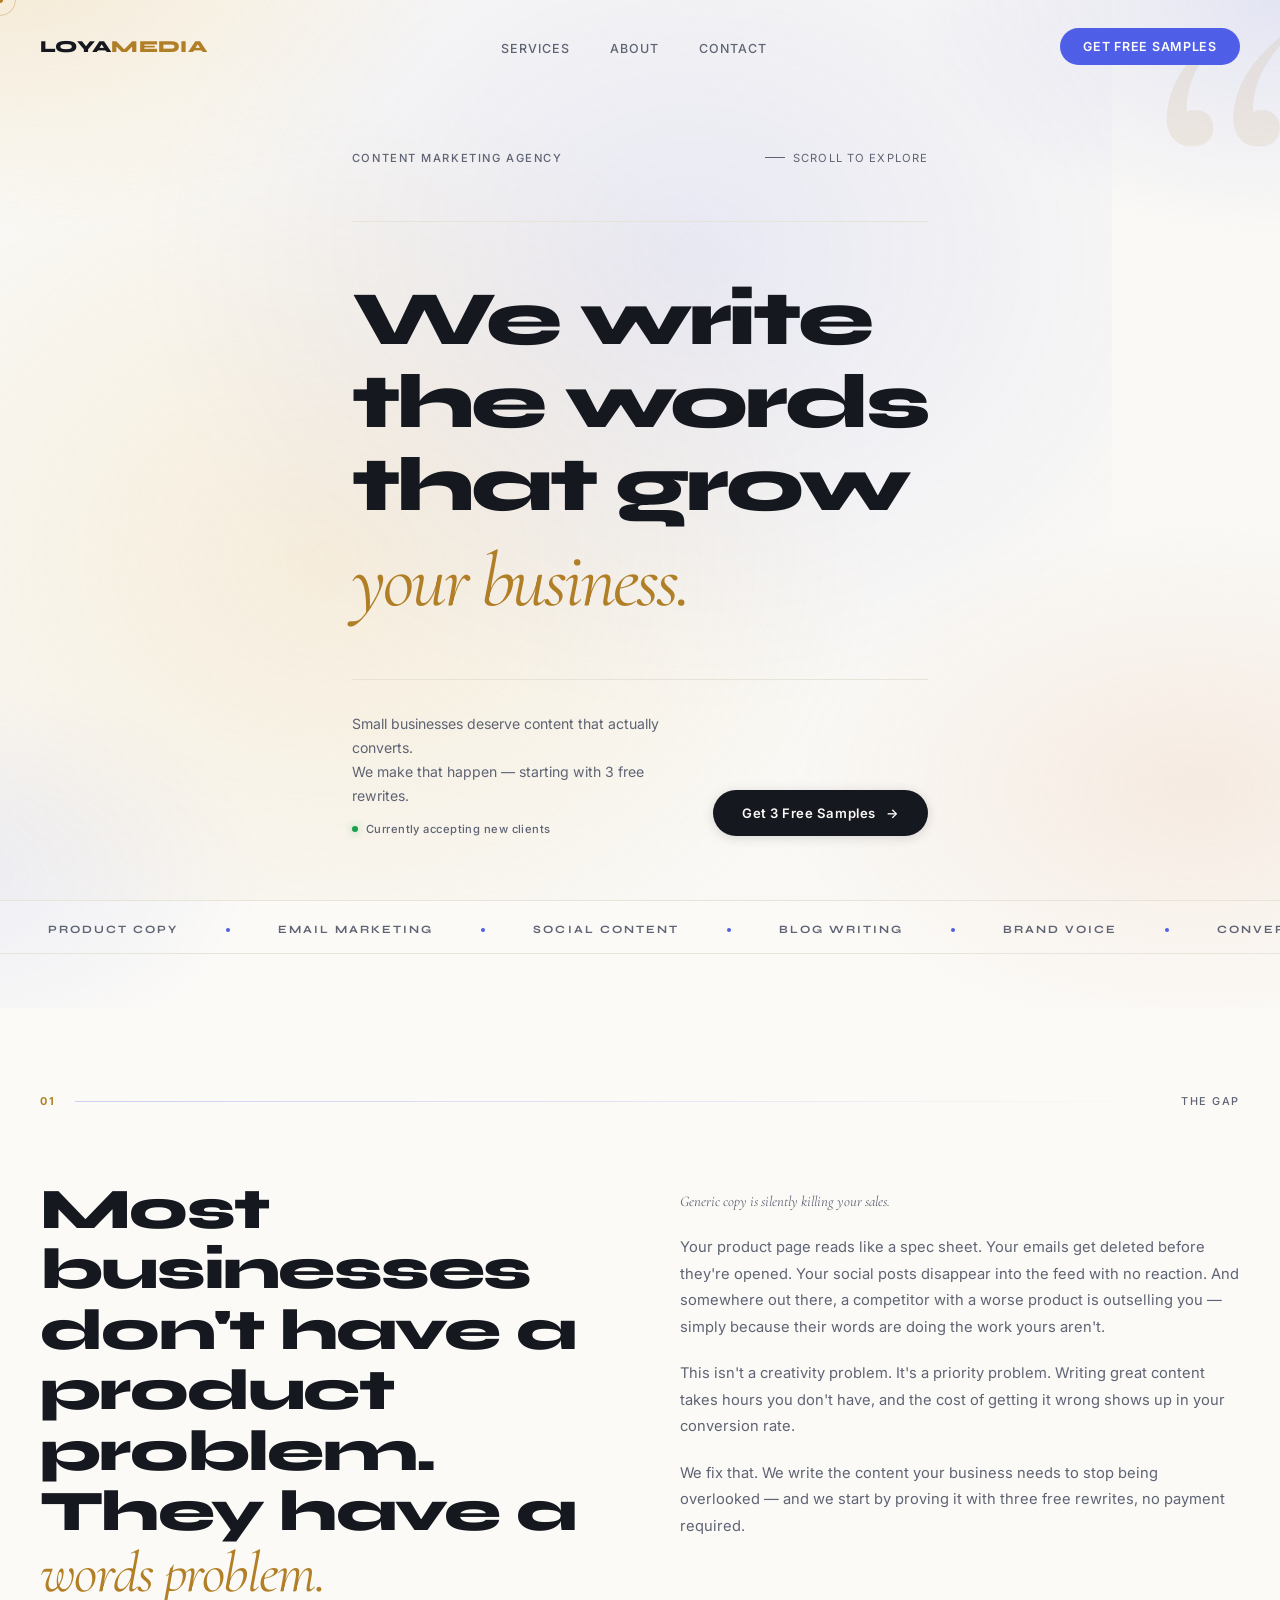
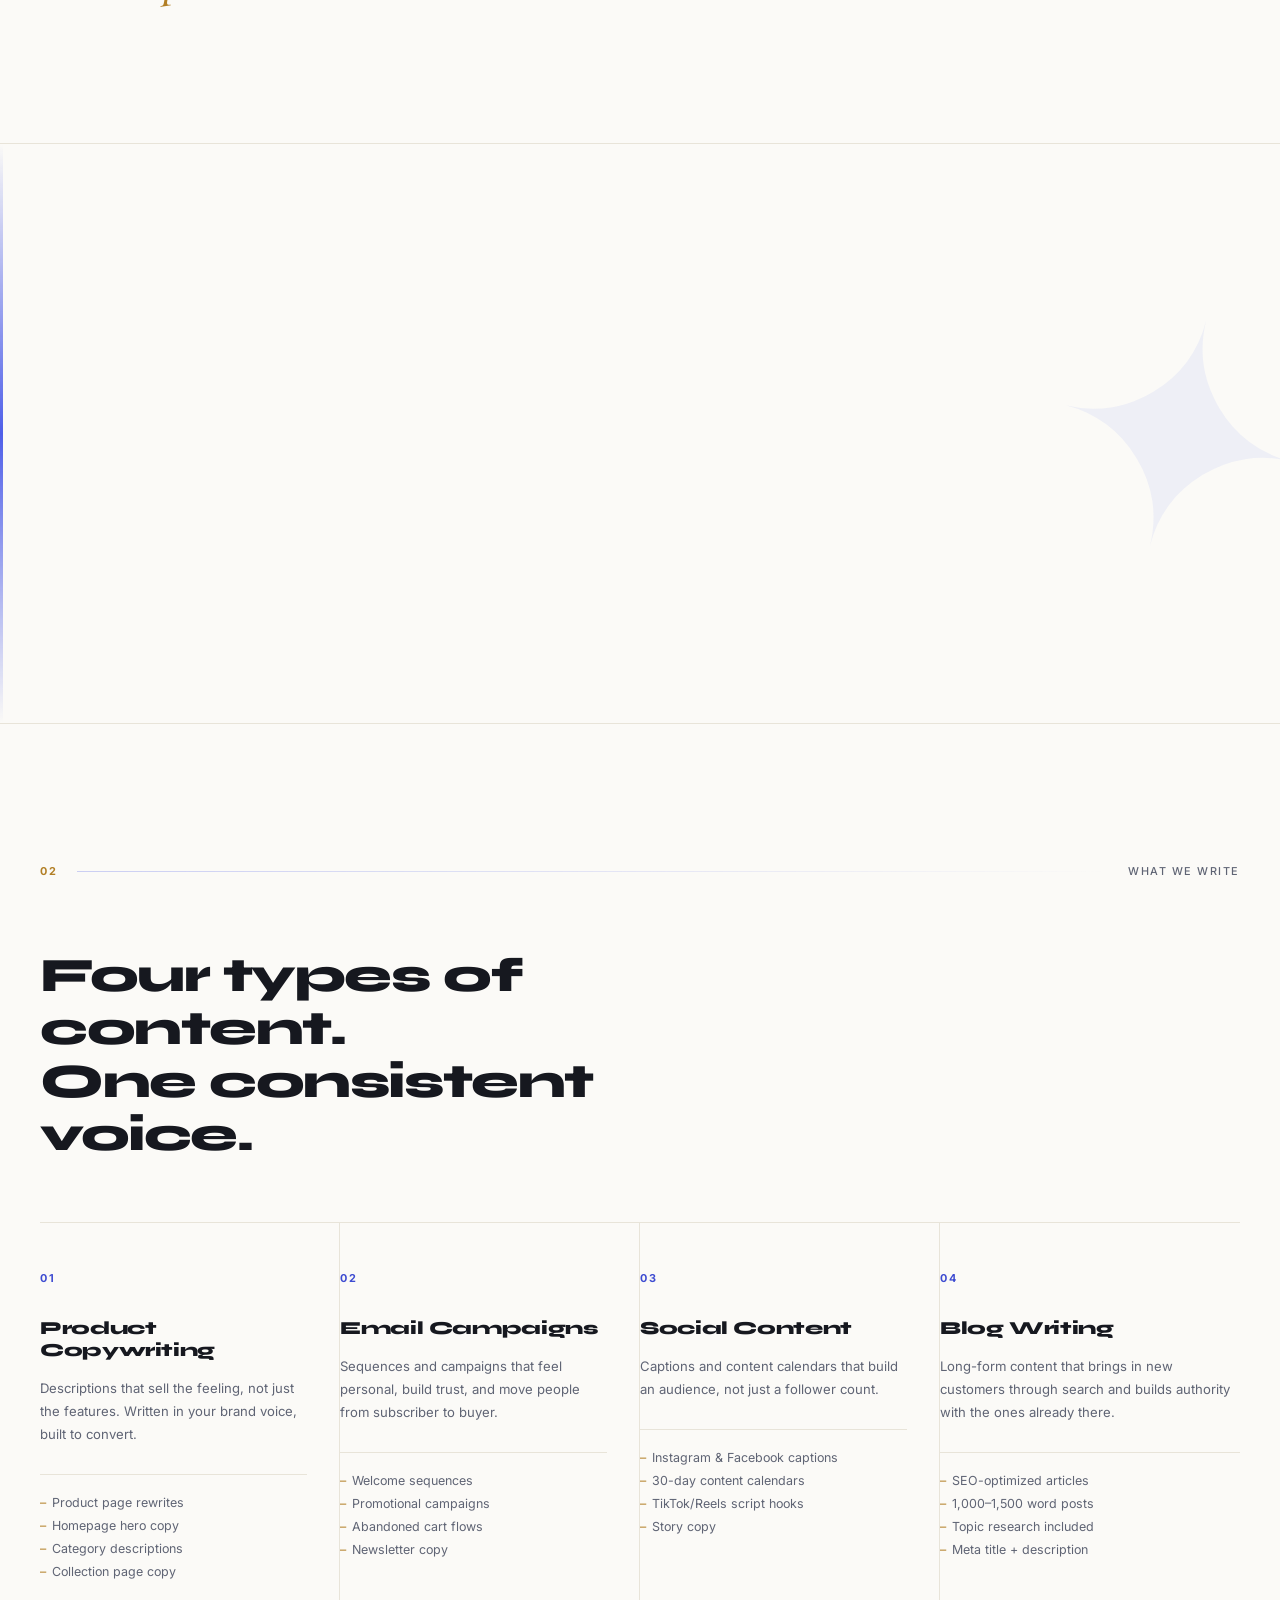
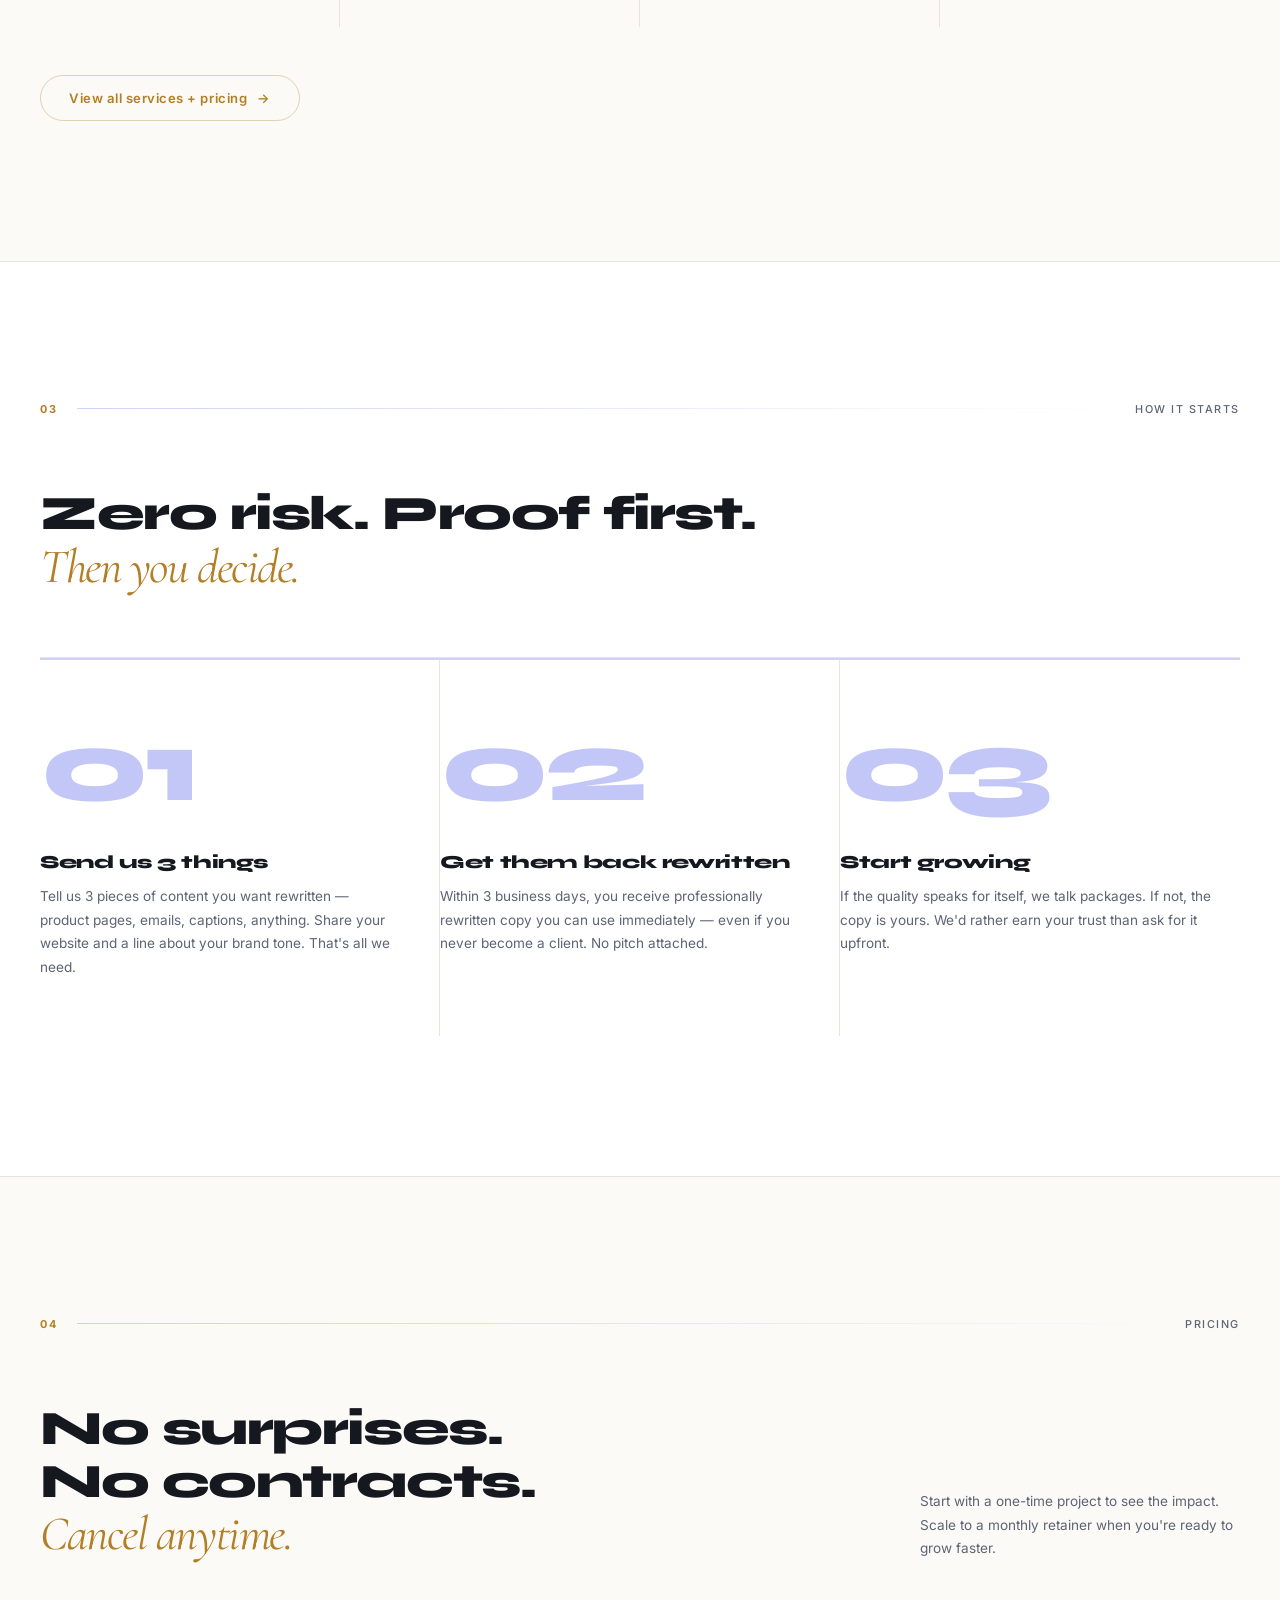
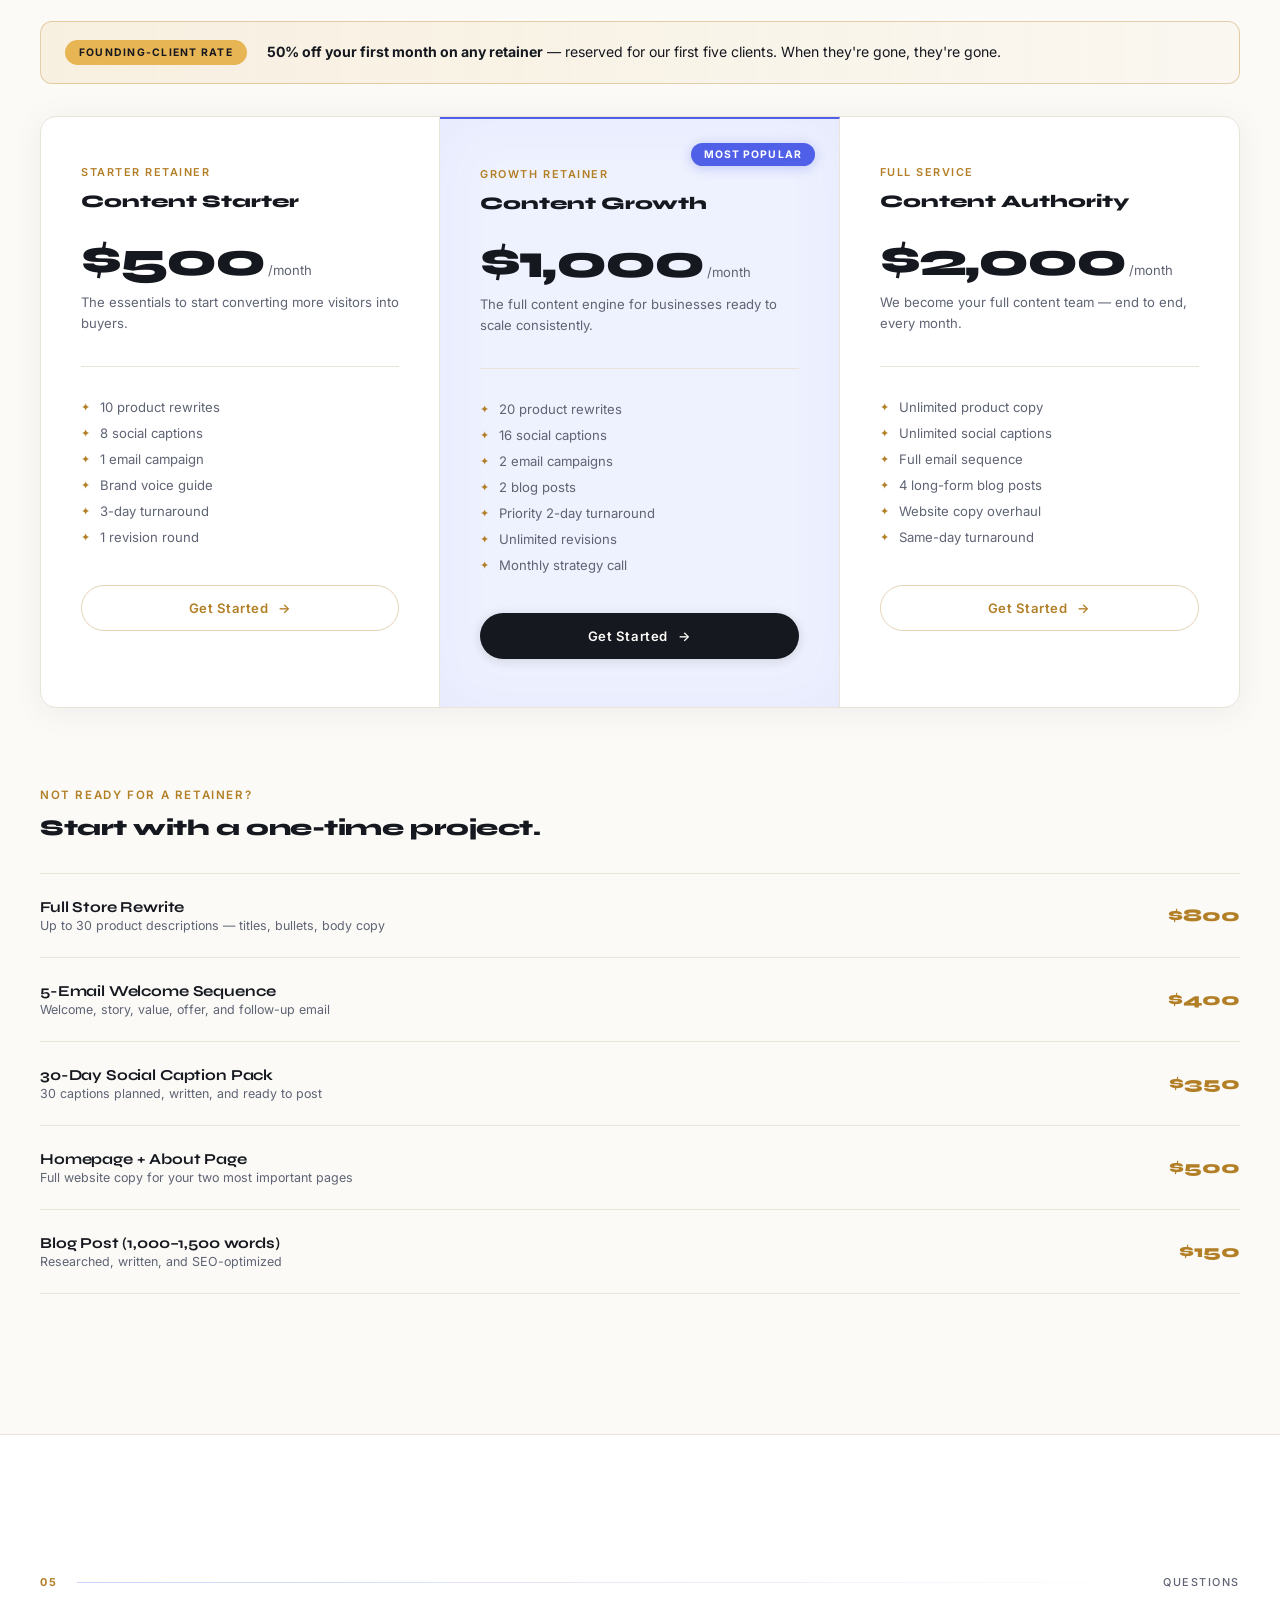
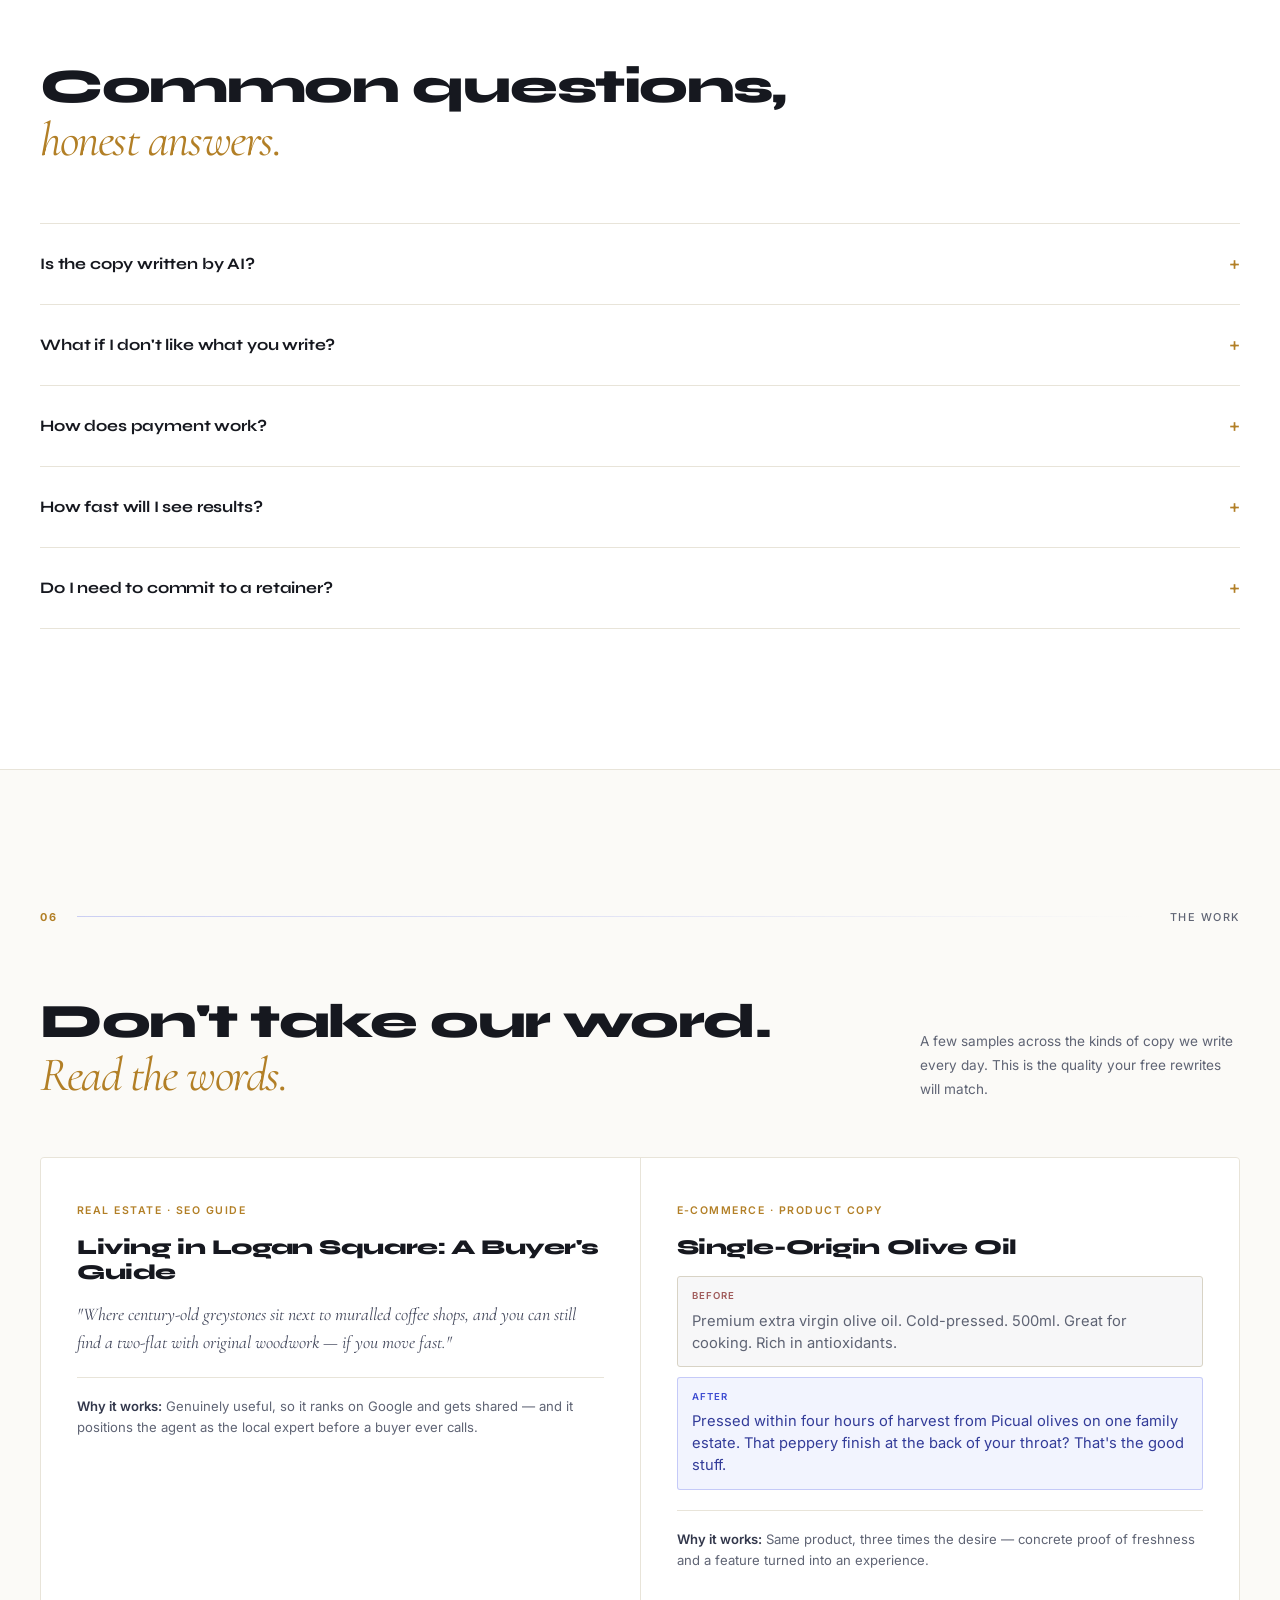
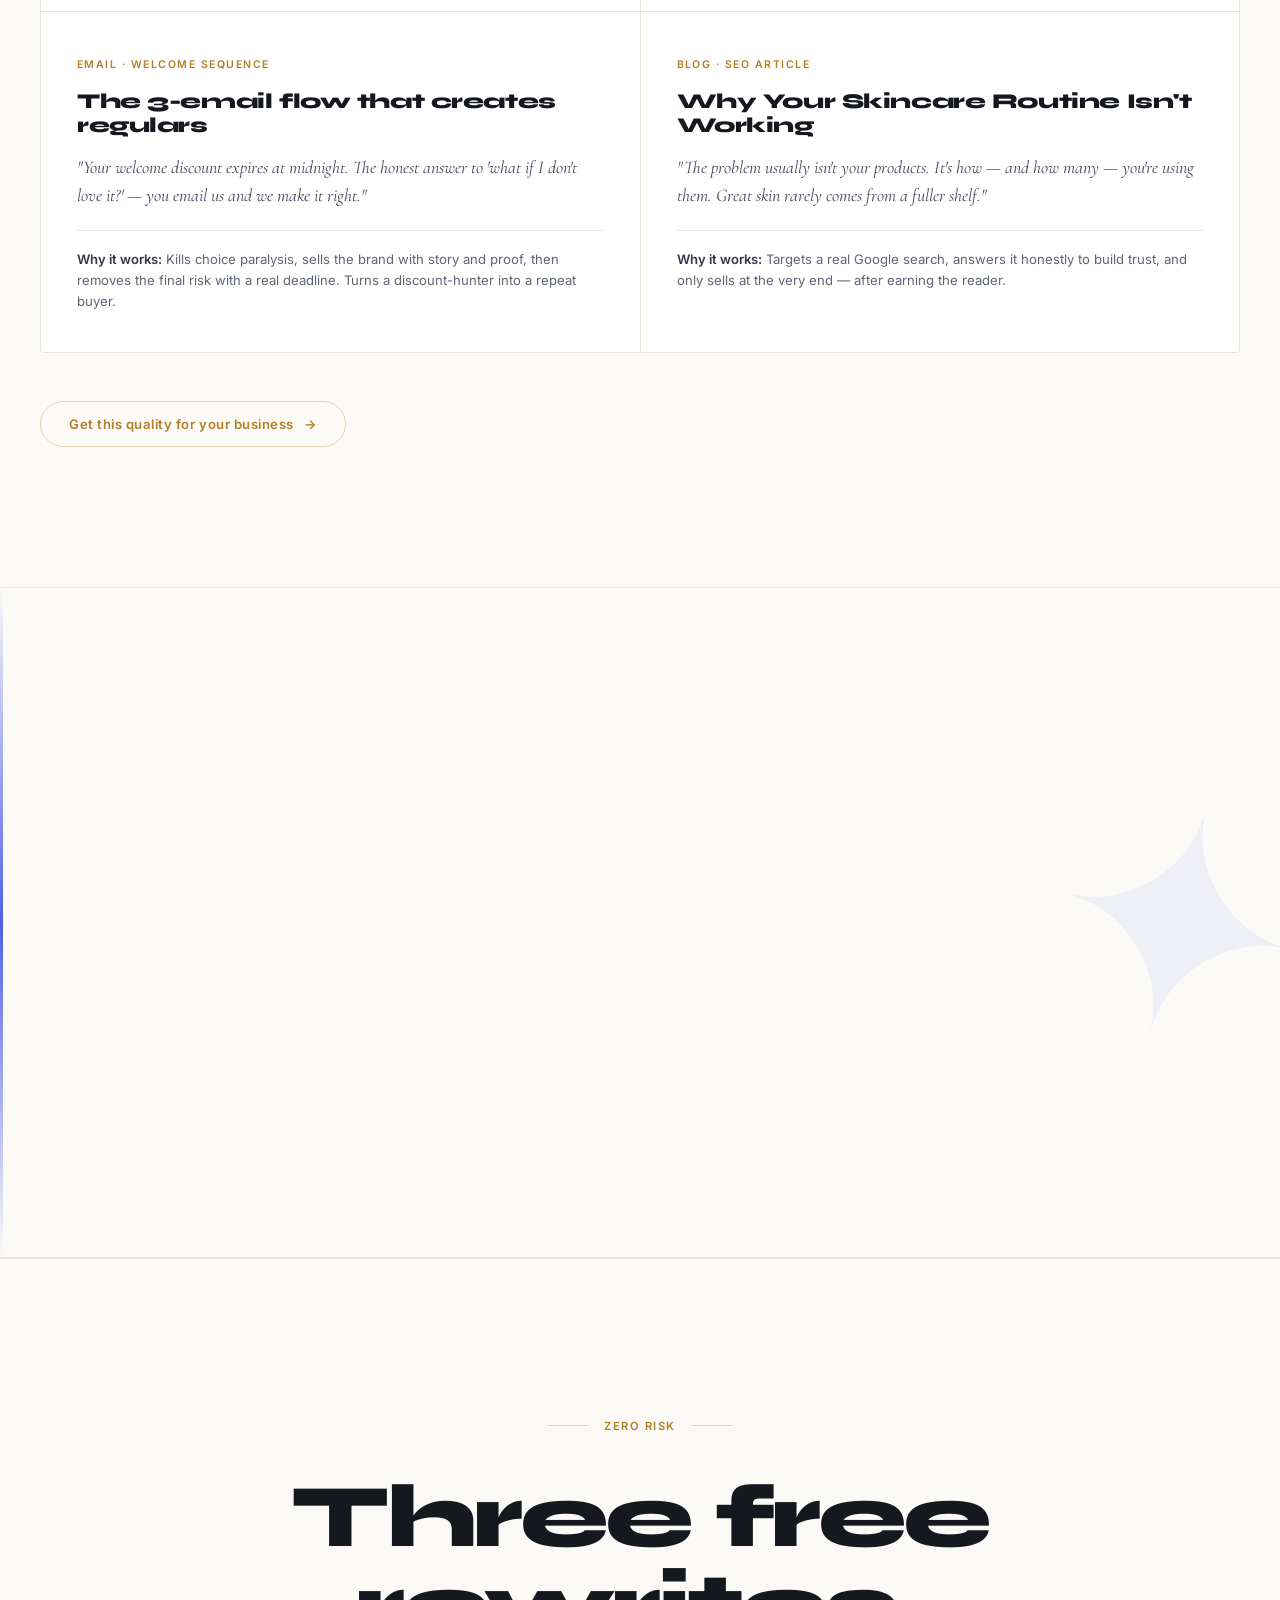
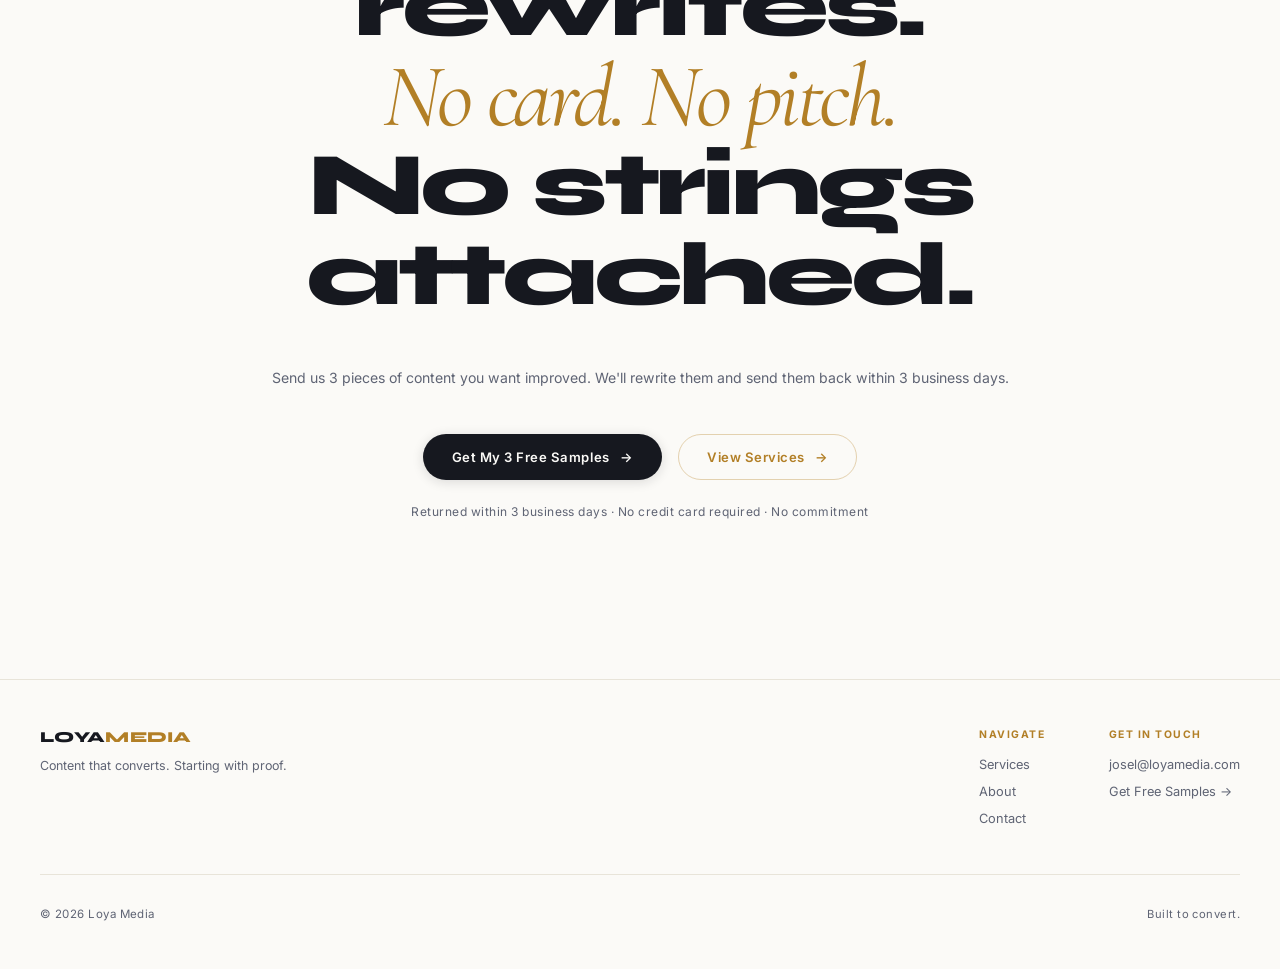
<file: index.html>
<!DOCTYPE html>
<html lang="en">
<head>
  <meta charset="UTF-8">
  <meta name="viewport" content="width=device-width, initial-scale=1.0">
  <!-- Google Analytics (GA4) -->
  <script async src="https://www.googletagmanager.com/gtag/js?id=G-H80RY4Z58L"></script>
  <script>
    window.dataLayer = window.dataLayer || [];
    function gtag(){dataLayer.push(arguments);}
    gtag('js', new Date());
    gtag('config', 'G-H80RY4Z58L');
  </script>
  <title>Loya Media — Content That Converts</title>
  <meta name="description" content="We write the words that grow your business. Product copy, email campaigns, and social content for small businesses ready to stop being overlooked.">
  <link rel="canonical" href="https://loyamedia.com/">
  <link rel="icon" type="image/svg+xml" href="favicon.svg">
  <link rel="apple-touch-icon" href="apple-touch-icon.png">
  <meta name="theme-color" content="#FBFAF7">
  <meta property="og:type" content="website">
  <meta property="og:site_name" content="Loya Media">
  <meta property="og:title" content="Loya Media — Content That Converts">
  <meta property="og:description" content="We write the words that grow your business. Product copy, email campaigns, and social content for small businesses ready to stop being overlooked.">
  <meta property="og:url" content="https://loyamedia.com/">
  <meta property="og:image" content="https://loyamedia.com/og-image.png">
  <meta property="og:image:width" content="1200">
  <meta property="og:image:height" content="630">
  <meta property="og:image:alt" content="Loya Media — We write the words that grow your business.">
  <meta name="twitter:card" content="summary_large_image">
  <meta name="twitter:title" content="Loya Media — Content That Converts">
  <meta name="twitter:description" content="Product copy, email campaigns, and social content for small businesses — starting with 3 free rewrites.">
  <meta name="twitter:image" content="https://loyamedia.com/og-image.png">
  <link rel="preconnect" href="https://fonts.googleapis.com">
  <link rel="preconnect" href="https://fonts.gstatic.com" crossorigin>
  <link href="https://fonts.googleapis.com/css2?family=Cormorant+Garamond:ital,wght@0,400;1,400;1,500&family=Syne:wght@700;800&family=Inter:wght@400;500;600&display=swap" rel="stylesheet">
  <script>document.documentElement.classList.add('js');</script>
  <link rel="stylesheet" href="style.css">
  <script type="application/ld+json">
  {
    "@context": "https://schema.org",
    "@type": "ProfessionalService",
    "name": "Loya Media",
    "description": "Content marketing agency writing product copy, email campaigns, social content, and blog posts for small businesses.",
    "url": "https://loyamedia.com/",
    "email": "josel@loyamedia.com",
    "logo": "https://loyamedia.com/apple-touch-icon.png",
    "image": "https://loyamedia.com/og-image.png",
    "priceRange": "$150-$2000",
    "areaServed": "US",
    "serviceType": ["Copywriting", "Email marketing", "Social media content", "Blog writing"],
    "slogan": "We write the words that grow your business.",
    "makesOffer": [
      { "@type": "Offer", "name": "Content Starter Retainer", "price": "500", "priceCurrency": "USD" },
      { "@type": "Offer", "name": "Content Growth Retainer", "price": "1000", "priceCurrency": "USD" },
      { "@type": "Offer", "name": "Content Authority Retainer", "price": "2000", "priceCurrency": "USD" }
    ]
  }
  </script>
</head>
<body>

<!-- ── NAV ──────────────────────────────────── -->
<nav>
  <div class="container">
    <div class="nav-inner">
      <a href="index.html" class="nav-logo">Loya<em>Media</em></a>
      <ul class="nav-links">
        <li><a href="services.html">Services</a></li>
        <li><a href="about.html">About</a></li>
        <li><a href="contact.html">Contact</a></li>
      </ul>
      <a href="contact.html" class="nav-cta">Get Free Samples</a>
      <button class="menu-toggle" aria-label="Toggle menu">
        <span></span><span></span><span></span>
      </button>
    </div>
  </div>
</nav>

<!-- ── HERO ─────────────────────────────────── -->
<section class="hero">
  <div class="hero-glow"></div>
  <div class="container">
    <div class="hero-top">
      <span class="hero-eyebrow">Content Marketing Agency</span>
      <span class="hero-scroll">Scroll to explore</span>
    </div>

    <h1 class="hero-heading">
      We write<br>
      the words<br>
      that grow<em>your business.</em>
    </h1>

    <div class="hero-bottom">
      <div>
        <p class="hero-sub">
          Small businesses deserve content that actually converts.<br>
          We make that happen — starting with 3 free rewrites.
        </p>
        <div class="urgency-dot">Currently accepting new clients</div>
      </div>
      <a href="contact.html" class="cta-pill cta-pill-dark">
        Get 3 Free Samples <span>→</span>
      </a>
    </div>
  </div>
</section>

<!-- ── MARQUEE ───────────────────────────────── -->
<div class="marquee-wrap">
  <div class="marquee-track">
    <span class="marquee-item">Product Copy</span>
    <span class="marquee-dot"></span>
    <span class="marquee-item">Email Marketing</span>
    <span class="marquee-dot"></span>
    <span class="marquee-item">Social Content</span>
    <span class="marquee-dot"></span>
    <span class="marquee-item">Blog Writing</span>
    <span class="marquee-dot"></span>
    <span class="marquee-item">Brand Voice</span>
    <span class="marquee-dot"></span>
    <span class="marquee-item">Conversion Copy</span>
    <span class="marquee-dot"></span>
    <span class="marquee-item">Product Copy</span>
    <span class="marquee-dot"></span>
    <span class="marquee-item">Email Marketing</span>
    <span class="marquee-dot"></span>
    <span class="marquee-item">Social Content</span>
    <span class="marquee-dot"></span>
    <span class="marquee-item">Blog Writing</span>
    <span class="marquee-dot"></span>
    <span class="marquee-item">Brand Voice</span>
    <span class="marquee-dot"></span>
    <span class="marquee-item">Conversion Copy</span>
    <span class="marquee-dot"></span>
  </div>
</div>

<!-- ── 01 — THE GAP ──────────────────────────── -->
<section>
  <div class="container">
    <div class="chapter-label reveal">
      <span class="chapter-num">01</span>
      <span class="chapter-line"></span>
      <span class="chapter-name">The Gap</span>
    </div>

    <div class="editorial">
      <div class="editorial-heading reveal">
        <h2>
          Most businesses<br>
          don't have a<br>
          product problem.<br>
          They have a<br>
          <em>words problem.</em>
        </h2>
      </div>
      <div class="editorial-body">
        <p class="editorial-statement reveal delay-1">Generic copy is silently killing your sales.</p>
        <p class="reveal delay-2">Your product page reads like a spec sheet. Your emails get deleted before they're opened. Your social posts disappear into the feed with no reaction. And somewhere out there, a competitor with a worse product is outselling you — simply because their words are doing the work yours aren't.</p>
        <p class="reveal delay-3">This isn't a creativity problem. It's a priority problem. Writing great content takes hours you don't have, and the cost of getting it wrong shows up in your conversion rate.</p>
        <p class="reveal delay-4">We fix that. We write the content your business needs to stop being overlooked — and we start by proving it with three free rewrites, no payment required.</p>
      </div>
    </div>
  </div>
</section>

<!-- ── STATEMENT 01 ───────────────────────────── -->
<section class="statement-sec">
  <div class="container">
    <div class="statement-text">
      <span class="statement-line">Your content is either</span>
      <span class="statement-line accent">working for you</span>
      <span class="statement-line serif">or working against you.</span>
    </div>
  </div>
</section>

<!-- ── 02 — WHAT WE WRITE ────────────────────── -->
<section>
  <div class="container">
    <div class="chapter-label reveal">
      <span class="chapter-num">02</span>
      <span class="chapter-line"></span>
      <span class="chapter-name">What We Write</span>
    </div>

    <div style="margin-bottom:60px;" class="reveal">
      <h2 style="font-family:var(--font-display);font-size:clamp(1.8rem,4vw,3rem);font-weight:800;letter-spacing:-0.03em;line-height:1.1;color:var(--text);max-width:560px;">
        Four types of content.<br>One consistent voice.
      </h2>
    </div>

    <div class="services-cols">
      <div class="service-col reveal">
        <span class="service-col-num">01</span>
        <h3>Product Copywriting</h3>
        <p>Descriptions that sell the feeling, not just the features. Written in your brand voice, built to convert.</p>
        <ul>
          <li>Product page rewrites</li>
          <li>Homepage hero copy</li>
          <li>Category descriptions</li>
          <li>Collection page copy</li>
        </ul>
      </div>
      <div class="service-col reveal delay-1">
        <span class="service-col-num">02</span>
        <h3>Email Campaigns</h3>
        <p>Sequences and campaigns that feel personal, build trust, and move people from subscriber to buyer.</p>
        <ul>
          <li>Welcome sequences</li>
          <li>Promotional campaigns</li>
          <li>Abandoned cart flows</li>
          <li>Newsletter copy</li>
        </ul>
      </div>
      <div class="service-col reveal delay-2">
        <span class="service-col-num">03</span>
        <h3>Social Content</h3>
        <p>Captions and content calendars that build an audience, not just a follower count.</p>
        <ul>
          <li>Instagram & Facebook captions</li>
          <li>30-day content calendars</li>
          <li>TikTok/Reels script hooks</li>
          <li>Story copy</li>
        </ul>
      </div>
      <div class="service-col reveal delay-3">
        <span class="service-col-num">04</span>
        <h3>Blog Writing</h3>
        <p>Long-form content that brings in new customers through search and builds authority with the ones already there.</p>
        <ul>
          <li>SEO-optimized articles</li>
          <li>1,000–1,500 word posts</li>
          <li>Topic research included</li>
          <li>Meta title + description</li>
        </ul>
      </div>
    </div>

    <div style="margin-top:48px;" class="reveal">
      <a href="services.html" class="cta-pill">View all services + pricing <span>→</span></a>
    </div>
  </div>
</section>

<!-- ── 03 — HOW IT STARTS ─────────────────────── -->
<section style="background:var(--surface);border-top:1px solid var(--border);border-bottom:1px solid var(--border);">
  <div class="container">
    <div class="chapter-label reveal">
      <span class="chapter-num">03</span>
      <span class="chapter-line"></span>
      <span class="chapter-name">How It Starts</span>
    </div>

    <div style="margin-bottom:64px;" class="reveal">
      <h2 style="font-family:var(--font-display);font-size:clamp(1.8rem,4vw,3rem);font-weight:800;letter-spacing:-0.03em;line-height:1.1;color:var(--text);">
        Zero risk. Proof first.<br>
        <span style="font-family:var(--font-serif);font-style:italic;font-weight:400;color:var(--gold);">Then you decide.</span>
      </h2>
    </div>

    <div class="steps-editorial">
      <div class="step-col reveal">
        <div class="step-num">01</div>
        <h3>Send us 3 things</h3>
        <p>Tell us 3 pieces of content you want rewritten — product pages, emails, captions, anything. Share your website and a line about your brand tone. That's all we need.</p>
      </div>
      <div class="step-col reveal delay-1">
        <div class="step-num">02</div>
        <h3>Get them back rewritten</h3>
        <p>Within 3 business days, you receive professionally rewritten copy you can use immediately — even if you never become a client. No pitch attached.</p>
      </div>
      <div class="step-col reveal delay-2">
        <div class="step-num">03</div>
        <h3>Start growing</h3>
        <p>If the quality speaks for itself, we talk packages. If not, the copy is yours. We'd rather earn your trust than ask for it upfront.</p>
      </div>
    </div>
  </div>
</section>

<!-- ── 04 — PRICING ──────────────────────────── -->
<section>
  <div class="container">
    <div class="chapter-label reveal">
      <span class="chapter-num">04</span>
      <span class="chapter-line"></span>
      <span class="chapter-name">Pricing</span>
    </div>

    <div style="display:flex;justify-content:space-between;align-items:flex-end;margin-bottom:60px;flex-wrap:wrap;gap:24px;">
      <h2 class="reveal" style="font-family:var(--font-display);font-size:clamp(1.8rem,4vw,3rem);font-weight:800;letter-spacing:-0.03em;line-height:1.1;color:var(--text);">
        No surprises.<br>No contracts.<br>
        <span style="font-family:var(--font-serif);font-style:italic;font-weight:400;color:var(--gold);">Cancel anytime.</span>
      </h2>
      <p class="reveal" style="max-width:320px;font-size:0.85rem;color:var(--muted);line-height:1.75;">
        Start with a one-time project to see the impact. Scale to a monthly retainer when you're ready to grow faster.
      </p>
    </div>

    <div class="launch-offer reveal">
      <span class="launch-offer-tag">Founding-Client Rate</span>
      <p><strong>50% off your first month on any retainer</strong> — reserved for our first five clients. When they're gone, they're gone.</p>
    </div>

    <div class="pricing-cols reveal">
      <div class="price-col">
        <div class="price-tier">Starter Retainer</div>
        <h3>Content Starter</h3>
        <div class="price-amount">
          <span class="num">$500</span>
          <span class="per">/month</span>
        </div>
        <p class="price-desc">The essentials to start converting more visitors into buyers.</p>
        <ul class="price-features">
          <li class="price-feature"><span class="tick">✦</span> 10 product rewrites</li>
          <li class="price-feature"><span class="tick">✦</span> 8 social captions</li>
          <li class="price-feature"><span class="tick">✦</span> 1 email campaign</li>
          <li class="price-feature"><span class="tick">✦</span> Brand voice guide</li>
          <li class="price-feature"><span class="tick">✦</span> 3-day turnaround</li>
          <li class="price-feature"><span class="tick">✦</span> 1 revision round</li>
        </ul>
        <a href="contact.html" class="cta-pill" style="width:100%;justify-content:center;">Get Started <span>→</span></a>
      </div>

      <div class="price-col popular">
        <div class="pop-label">Most Popular</div>
        <div class="price-tier">Growth Retainer</div>
        <h3>Content Growth</h3>
        <div class="price-amount">
          <span class="num">$1,000</span>
          <span class="per">/month</span>
        </div>
        <p class="price-desc">The full content engine for businesses ready to scale consistently.</p>
        <ul class="price-features">
          <li class="price-feature"><span class="tick">✦</span> 20 product rewrites</li>
          <li class="price-feature"><span class="tick">✦</span> 16 social captions</li>
          <li class="price-feature"><span class="tick">✦</span> 2 email campaigns</li>
          <li class="price-feature"><span class="tick">✦</span> 2 blog posts</li>
          <li class="price-feature"><span class="tick">✦</span> Priority 2-day turnaround</li>
          <li class="price-feature"><span class="tick">✦</span> Unlimited revisions</li>
          <li class="price-feature"><span class="tick">✦</span> Monthly strategy call</li>
        </ul>
        <a href="contact.html" class="cta-pill cta-pill-dark" style="width:100%;justify-content:center;">Get Started <span>→</span></a>
      </div>

      <div class="price-col">
        <div class="price-tier">Full Service</div>
        <h3>Content Authority</h3>
        <div class="price-amount">
          <span class="num">$2,000</span>
          <span class="per">/month</span>
        </div>
        <p class="price-desc">We become your full content team — end to end, every month.</p>
        <ul class="price-features">
          <li class="price-feature"><span class="tick">✦</span> Unlimited product copy</li>
          <li class="price-feature"><span class="tick">✦</span> Unlimited social captions</li>
          <li class="price-feature"><span class="tick">✦</span> Full email sequence</li>
          <li class="price-feature"><span class="tick">✦</span> 4 long-form blog posts</li>
          <li class="price-feature"><span class="tick">✦</span> Website copy overhaul</li>
          <li class="price-feature"><span class="tick">✦</span> Same-day turnaround</li>
        </ul>
        <a href="contact.html" class="cta-pill" style="width:100%;justify-content:center;">Get Started <span>→</span></a>
      </div>
    </div>

    <!-- One-time projects -->
    <div style="margin-top:80px;">
      <div style="margin-bottom:32px;" class="reveal">
        <p style="font-size:0.72rem;font-weight:600;letter-spacing:0.14em;text-transform:uppercase;color:var(--gold);margin-bottom:12px;">Not ready for a retainer?</p>
        <h3 style="font-family:var(--font-display);font-size:1.4rem;font-weight:800;letter-spacing:-0.02em;color:var(--text);">Start with a one-time project.</h3>
      </div>
      <div class="projects-list reveal">
        <div class="project-row">
          <div>
            <h4>Full Store Rewrite</h4>
            <p>Up to 30 product descriptions — titles, bullets, body copy</p>
          </div>
          <div class="project-price">$800</div>
        </div>
        <div class="project-row">
          <div>
            <h4>5-Email Welcome Sequence</h4>
            <p>Welcome, story, value, offer, and follow-up email</p>
          </div>
          <div class="project-price">$400</div>
        </div>
        <div class="project-row">
          <div>
            <h4>30-Day Social Caption Pack</h4>
            <p>30 captions planned, written, and ready to post</p>
          </div>
          <div class="project-price">$350</div>
        </div>
        <div class="project-row">
          <div>
            <h4>Homepage + About Page</h4>
            <p>Full website copy for your two most important pages</p>
          </div>
          <div class="project-price">$500</div>
        </div>
        <div class="project-row">
          <div>
            <h4>Blog Post (1,000–1,500 words)</h4>
            <p>Researched, written, and SEO-optimized</p>
          </div>
          <div class="project-price">$150</div>
        </div>
      </div>
    </div>
  </div>
</section>

<!-- ── 05 — FAQ ──────────────────────────────── -->
<section style="background:var(--surface);border-top:1px solid var(--border);border-bottom:1px solid var(--border);">
  <div class="container">
    <div class="chapter-label reveal">
      <span class="chapter-num">05</span>
      <span class="chapter-line"></span>
      <span class="chapter-name">Questions</span>
    </div>

    <div class="faq-header reveal">
      <h2>Common questions,<br><em>honest answers.</em></h2>
    </div>

    <div class="faq-list">
      <div class="faq-item reveal">
        <button class="faq-q">Is the copy written by AI? <span class="faq-icon">+</span></button>
        <div class="faq-a"><p>No. Every word is written by a human who has studied your brand, your audience, and your competitors before writing anything. We use AI to research and organize — the writing is always human.</p></div>
      </div>
      <div class="faq-item reveal delay-1">
        <button class="faq-q">What if I don't like what you write? <span class="faq-icon">+</span></button>
        <div class="faq-a"><p>We'll rewrite it. On retainers, you get unlimited revisions until it's exactly right. On one-time projects, you get one round of revisions included. We've never sent a deliverable a client wasn't happy with after revision.</p></div>
      </div>
      <div class="faq-item reveal delay-2">
        <button class="faq-q">How does payment work? <span class="faq-icon">+</span></button>
        <div class="faq-a"><p>One-time projects: 50% upfront, 50% on delivery. Monthly retainers: billed on the 1st of each month, due within 7 days. We invoice via PayPal — no contracts, no lock-ins, cancel anytime.</p></div>
      </div>
      <div class="faq-item reveal delay-3">
        <button class="faq-q">How fast will I see results? <span class="faq-icon">+</span></button>
        <div class="faq-a"><p>Most clients see an immediate difference in how their brand reads. Measurable results — click-through rates, conversion lifts — typically show within 30–60 days depending on your traffic volume.</p></div>
      </div>
      <div class="faq-item reveal">
        <button class="faq-q">Do I need to commit to a retainer? <span class="faq-icon">+</span></button>
        <div class="faq-a"><p>No. You can start with any one-time project. Most clients start small, see the quality, and then move to a retainer. There's zero pressure to commit to anything upfront — that's why we offer the 3 free samples first.</p></div>
      </div>
    </div>
  </div>
</section>

<!-- ── 06 — THE WORK ─────────────────────────── -->
<section>
  <div class="container">
    <div class="chapter-label reveal">
      <span class="chapter-num">06</span>
      <span class="chapter-line"></span>
      <span class="chapter-name">The Work</span>
    </div>

    <div style="display:flex;justify-content:space-between;align-items:flex-end;margin-bottom:56px;flex-wrap:wrap;gap:24px;">
      <h2 class="reveal" style="font-family:var(--font-display);font-size:clamp(1.8rem,4vw,3rem);font-weight:800;letter-spacing:-0.03em;line-height:1.1;color:var(--text);">
        Don't take our word.<br>
        <span style="font-family:var(--font-serif);font-style:italic;font-weight:400;color:var(--gold);">Read the words.</span>
      </h2>
      <p class="reveal" style="max-width:320px;font-size:0.85rem;color:var(--muted);line-height:1.75;">
        A few samples across the kinds of copy we write every day. This is the quality your free rewrites will match.
      </p>
    </div>

    <div class="work-grid reveal">
      <div class="work-card">
        <span class="work-tag">Real Estate · SEO Guide</span>
        <h3>Living in Logan Square: A Buyer's Guide</h3>
        <p class="work-excerpt">"Where century-old greystones sit next to muralled coffee shops, and you can still find a two-flat with original woodwork — if you move fast."</p>
        <p class="work-why"><b>Why it works:</b> Genuinely useful, so it ranks on Google and gets shared — and it positions the agent as the local expert before a buyer ever calls.</p>
      </div>

      <div class="work-card">
        <span class="work-tag">E-commerce · Product Copy</span>
        <h3>Single-Origin Olive Oil</h3>
        <div class="work-ba">
          <div class="ba-row ba-before"><span class="ba-lbl">Before</span>Premium extra virgin olive oil. Cold-pressed. 500ml. Great for cooking. Rich in antioxidants.</div>
          <div class="ba-row ba-after"><span class="ba-lbl">After</span>Pressed within four hours of harvest from Picual olives on one family estate. That peppery finish at the back of your throat? That's the good stuff.</div>
        </div>
        <p class="work-why"><b>Why it works:</b> Same product, three times the desire — concrete proof of freshness and a feature turned into an experience.</p>
      </div>

      <div class="work-card">
        <span class="work-tag">Email · Welcome Sequence</span>
        <h3>The 3-email flow that creates regulars</h3>
        <p class="work-excerpt">"Your welcome discount expires at midnight. The honest answer to 'what if I don't love it?' — you email us and we make it right."</p>
        <p class="work-why"><b>Why it works:</b> Kills choice paralysis, sells the brand with story and proof, then removes the final risk with a real deadline. Turns a discount-hunter into a repeat buyer.</p>
      </div>

      <div class="work-card">
        <span class="work-tag">Blog · SEO Article</span>
        <h3>Why Your Skincare Routine Isn't Working</h3>
        <p class="work-excerpt">"The problem usually isn't your products. It's how — and how many — you're using them. Great skin rarely comes from a fuller shelf."</p>
        <p class="work-why"><b>Why it works:</b> Targets a real Google search, answers it honestly to build trust, and only sells at the very end — after earning the reader.</p>
      </div>
    </div>

    <div style="margin-top:48px;" class="reveal">
      <a href="contact.html" class="cta-pill">Get this quality for your business <span>→</span></a>
    </div>
  </div>
</section>

<!-- ── STATEMENT 02 ───────────────────────────── -->
<section class="statement-sec">
  <div class="container">
    <div class="statement-text">
      <span class="statement-line">Ready to see what your</span>
      <span class="statement-line gold">business sounds like</span>
      <span class="statement-line serif">when it's written right?</span>
    </div>
  </div>
</section>

<!-- ── FINALE CTA ─────────────────────────────── -->
<section class="finale">
  <div class="container">
    <div class="finale-pre">Zero Risk</div>
    <h2 class="finale-heading reveal">
      Three free rewrites.<br>
      <em>No card. No pitch.</em><br>
      No strings attached.
    </h2>
    <p class="finale-sub reveal">Send us 3 pieces of content you want improved. We'll rewrite them and send them back within 3 business days.</p>
    <div class="finale-actions reveal">
      <a href="contact.html" class="cta-pill cta-pill-dark">Get My 3 Free Samples <span>→</span></a>
      <a href="services.html" class="cta-pill">View Services <span>→</span></a>
    </div>
    <p class="finale-note reveal">Returned within 3 business days · No credit card required · No commitment</p>
  </div>
</section>

<!-- ── FOOTER ─────────────────────────────────── -->
<footer>
  <div class="container">
    <div class="footer-top">
      <div class="footer-brand">
        <a href="index.html" class="footer-logo">Loya<em>Media</em></a>
        <p class="footer-tagline">Content that converts. Starting with proof.</p>
      </div>
      <div class="footer-nav">
        <div class="footer-col">
          <span class="footer-col-label">Navigate</span>
          <a href="services.html">Services</a>
          <a href="about.html">About</a>
          <a href="contact.html">Contact</a>
        </div>
        <div class="footer-col">
          <span class="footer-col-label">Get In Touch</span>
          <a href="mailto:josel@loyamedia.com">josel@loyamedia.com</a>
          <a href="contact.html">Get Free Samples →</a>
        </div>
      </div>
    </div>
    <div class="footer-bottom">
      <span class="footer-copy">© 2026 Loya Media</span>
      <span style="font-size:0.7rem;color:var(--muted);letter-spacing:0.04em;">Built to convert.</span>
    </div>
  </div>
</footer>

<script src="script.js"></script>
</body>
</html>
</file>
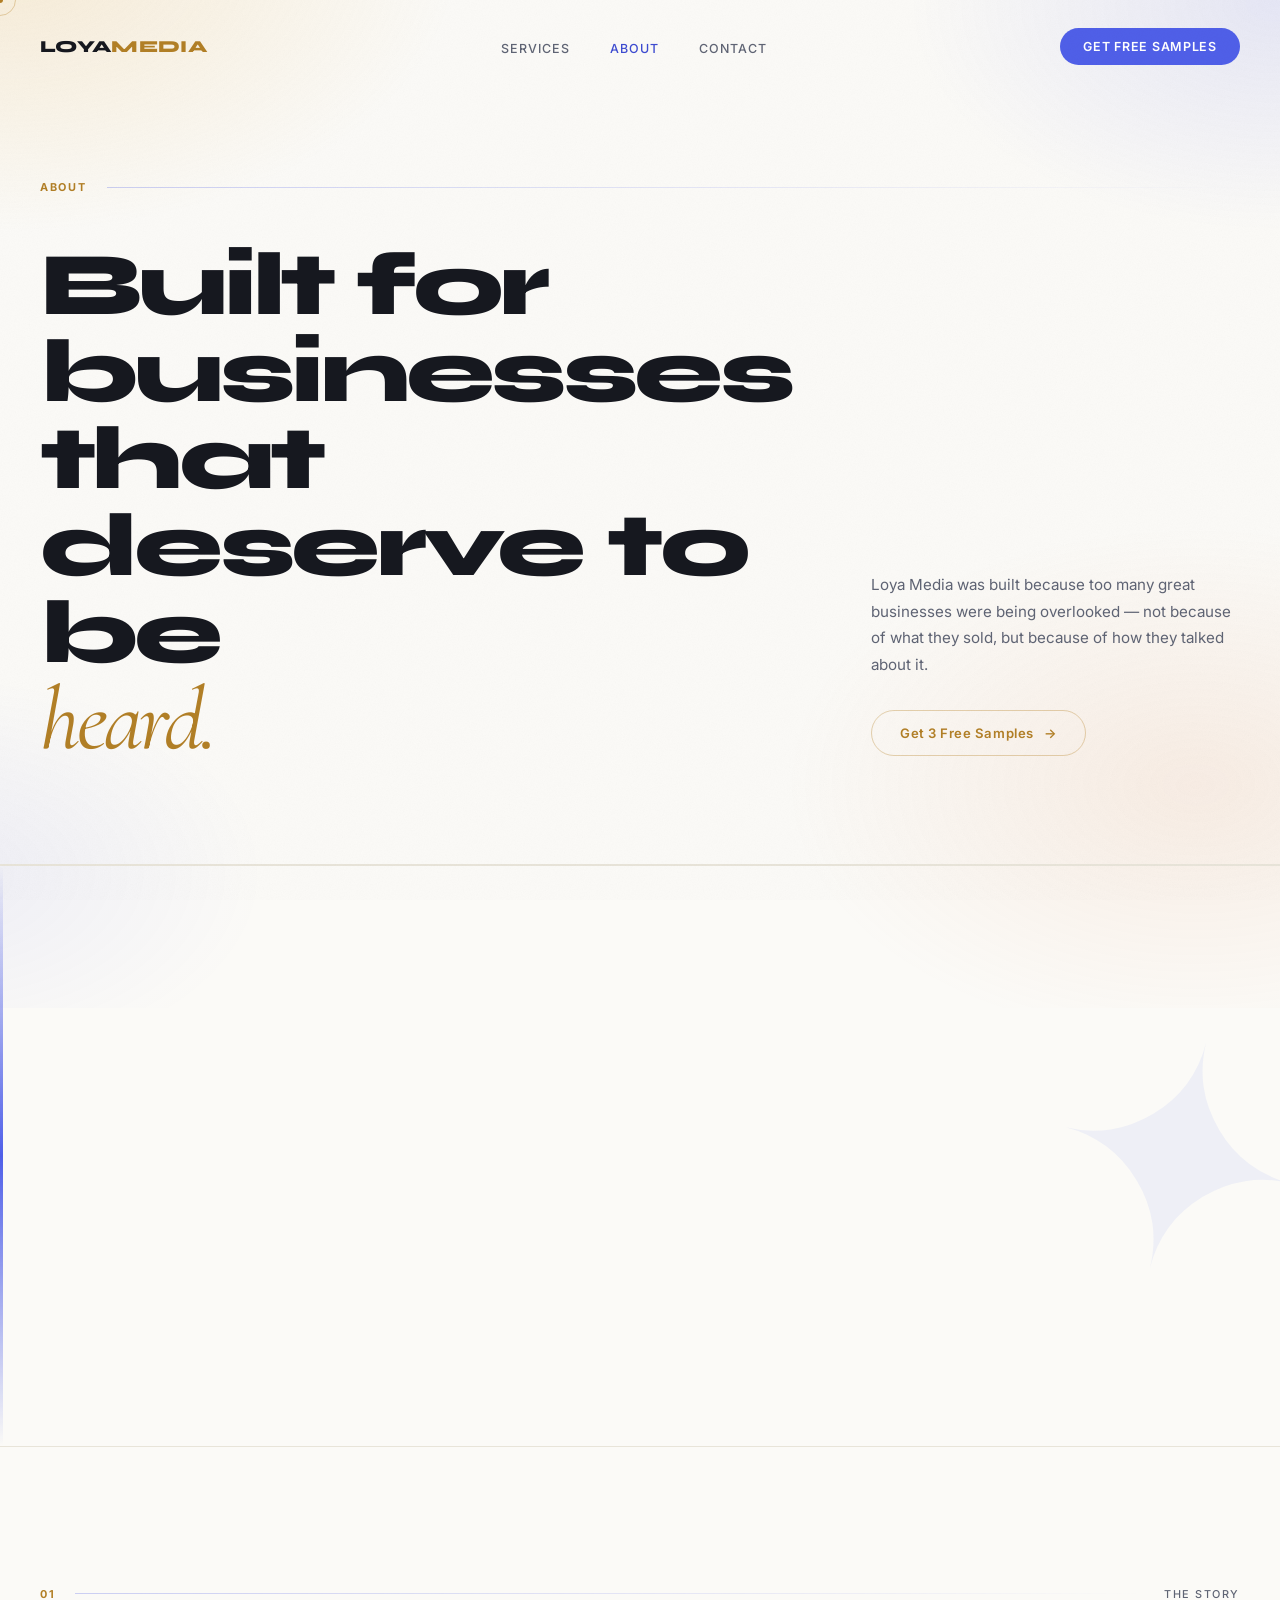
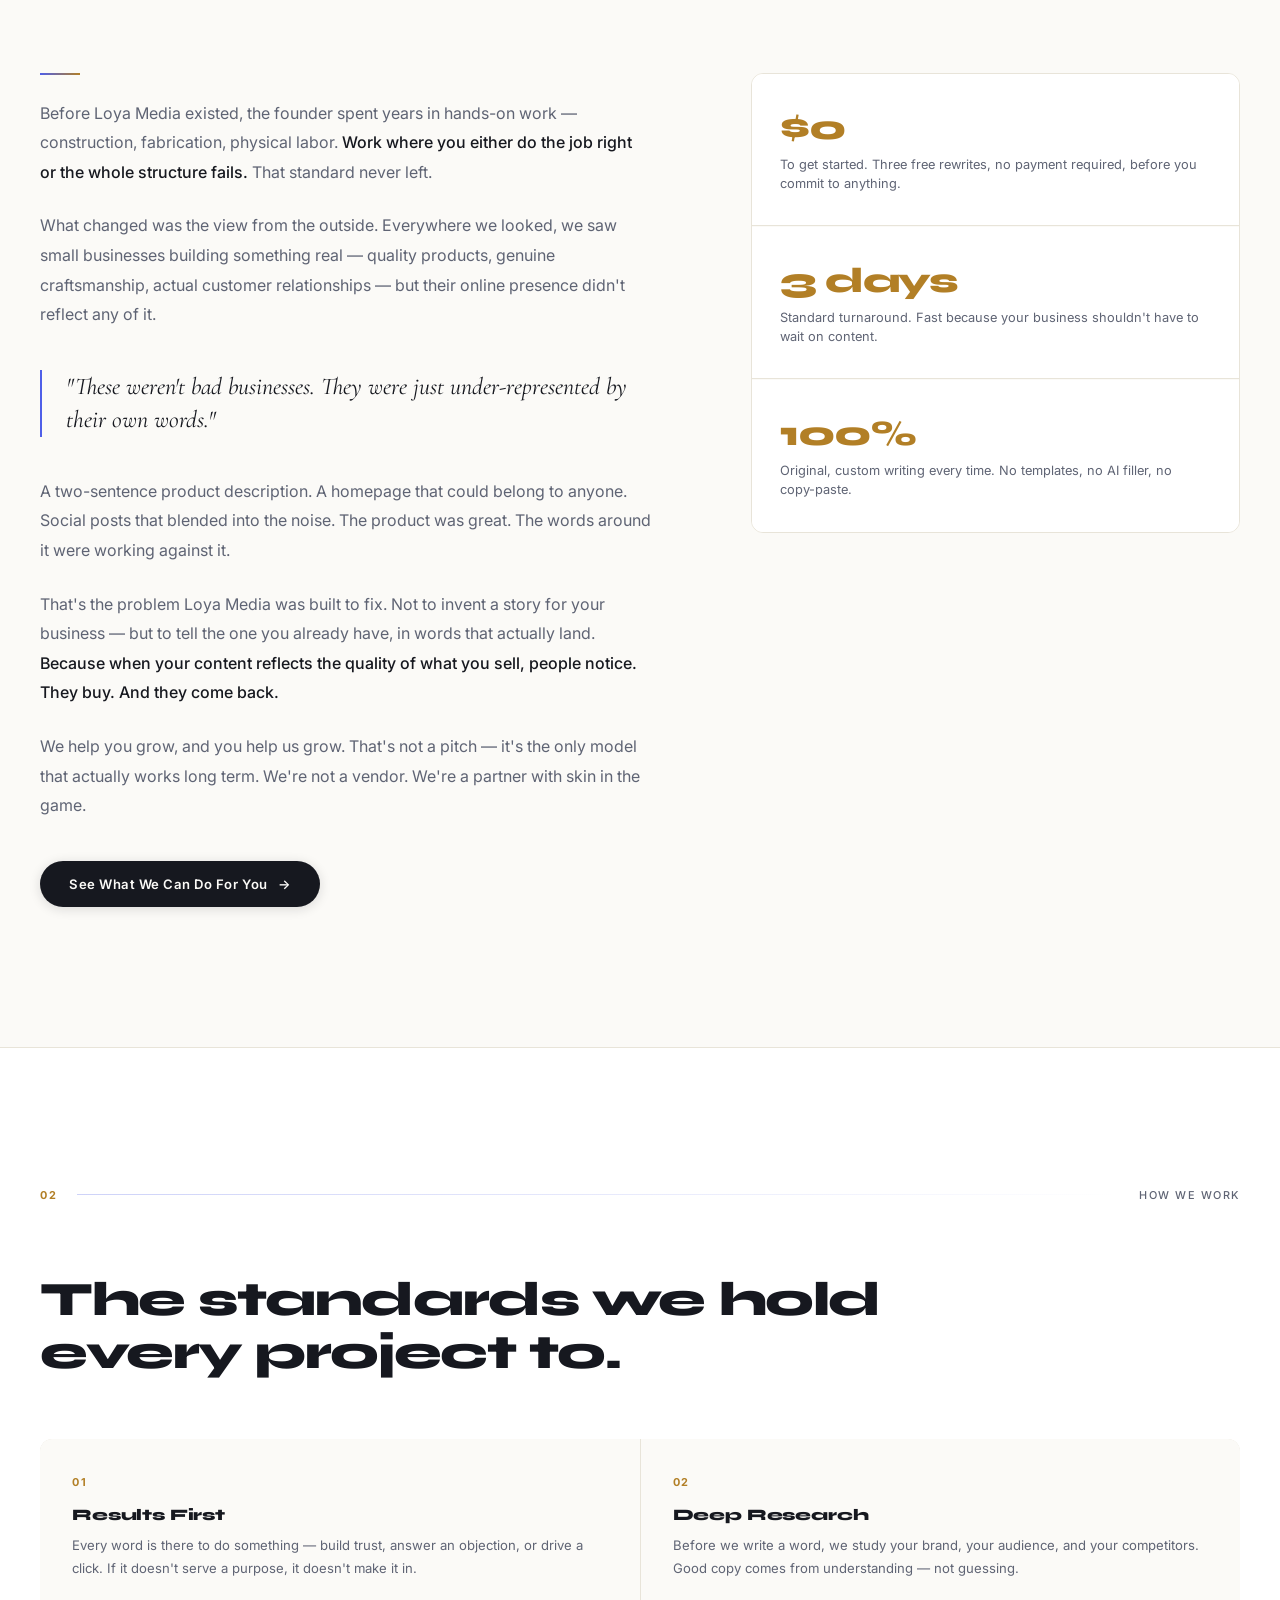
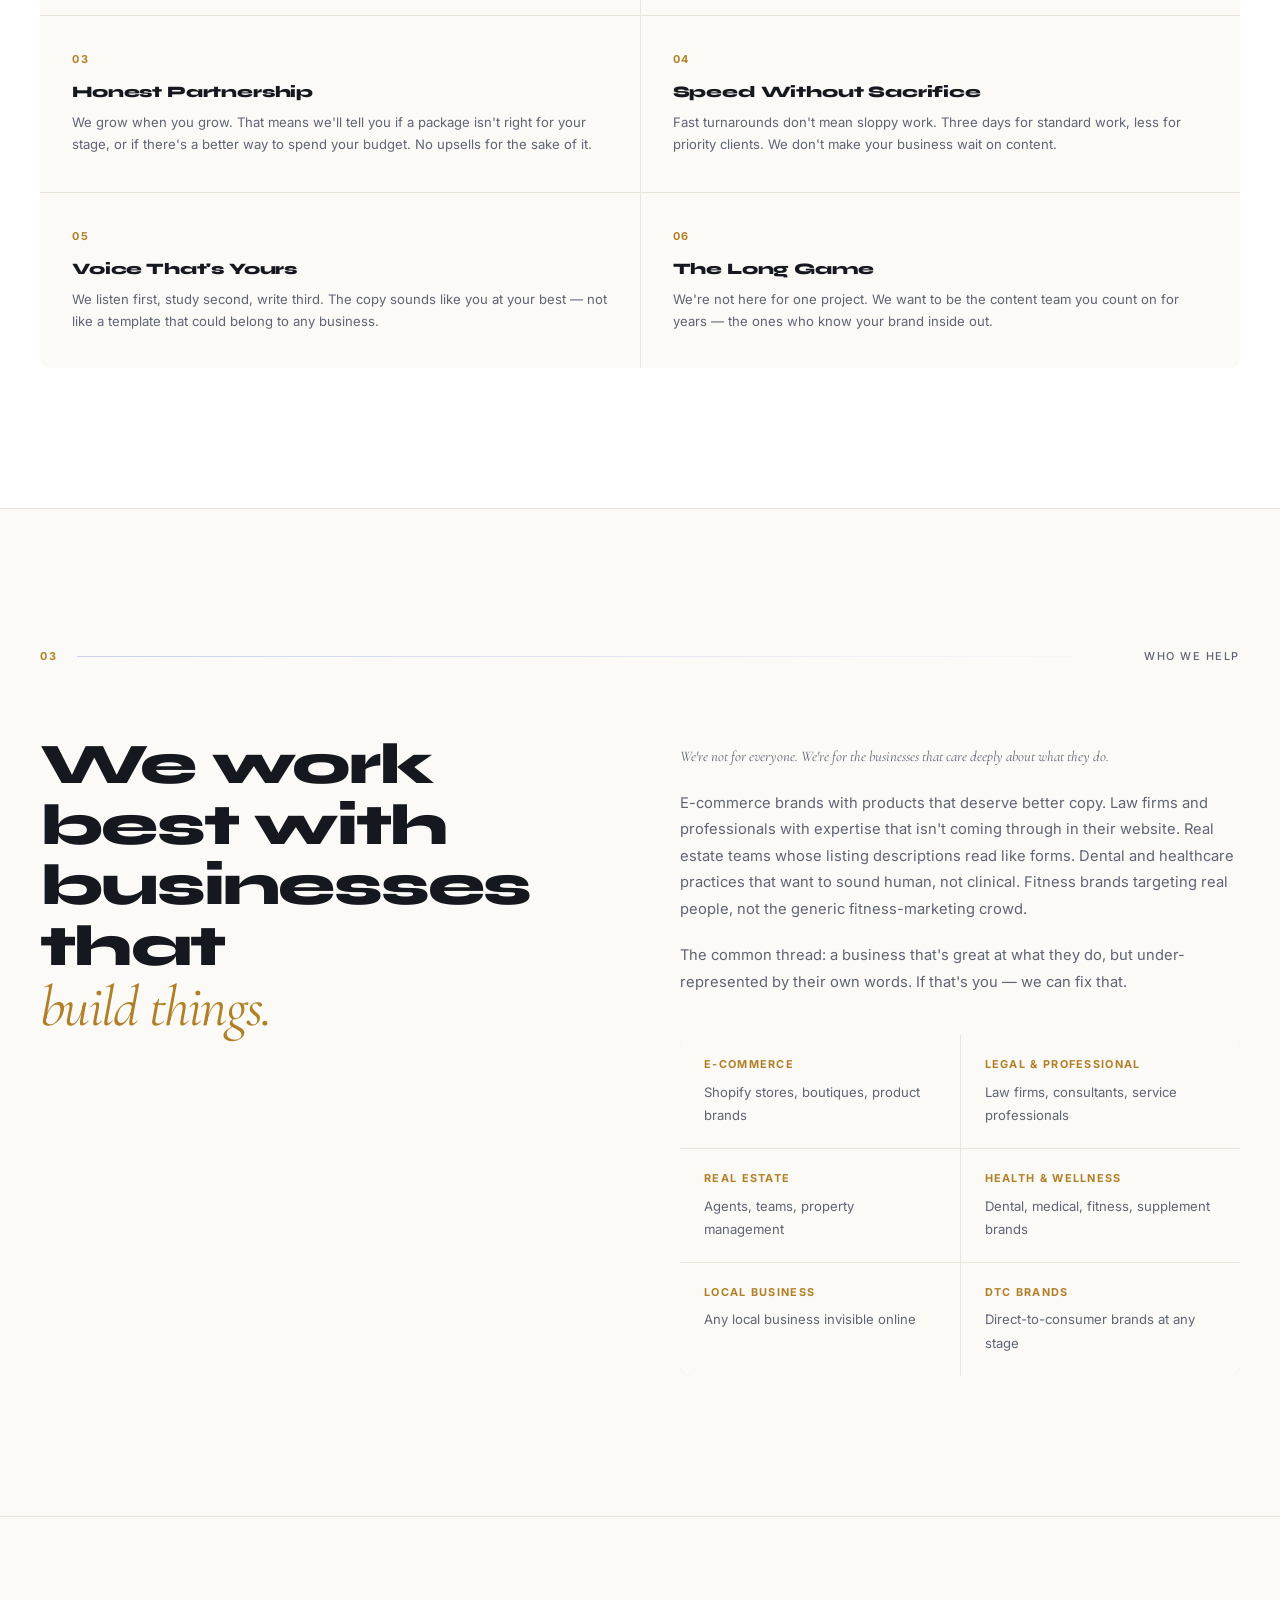
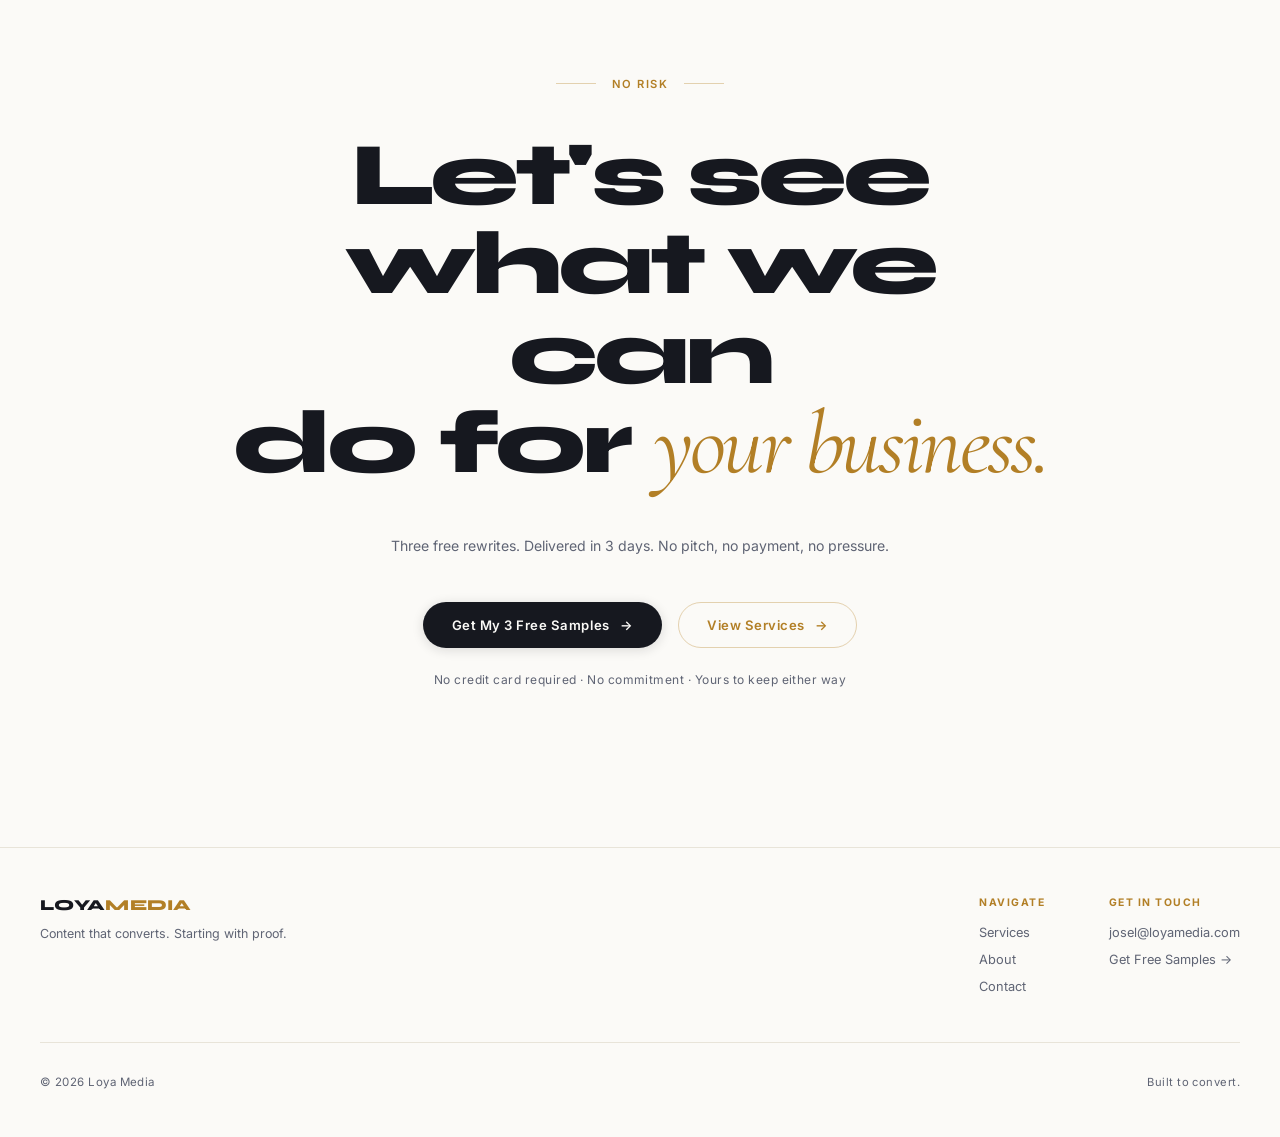
<file: about.html>
<!DOCTYPE html>
<html lang="en">
<head>
  <meta charset="UTF-8">
  <meta name="viewport" content="width=device-width, initial-scale=1.0">
  <!-- Google Analytics (GA4) -->
  <script async src="https://www.googletagmanager.com/gtag/js?id=G-H80RY4Z58L"></script>
  <script>
    window.dataLayer = window.dataLayer || [];
    function gtag(){dataLayer.push(arguments);}
    gtag('js', new Date());
    gtag('config', 'G-H80RY4Z58L');
  </script>
  <title>About — Loya Media</title>
  <meta name="description" content="Loya Media was built to help great small businesses get the words they deserve. The story behind the agency.">
  <link rel="canonical" href="https://loyamedia.com/about.html">
  <link rel="icon" type="image/svg+xml" href="favicon.svg">
  <link rel="apple-touch-icon" href="apple-touch-icon.png">
  <meta name="theme-color" content="#FBFAF7">
  <meta property="og:type" content="website">
  <meta property="og:site_name" content="Loya Media">
  <meta property="og:title" content="About — Loya Media">
  <meta property="og:description" content="Loya Media was built to help great small businesses get the words they deserve. The story behind the agency.">
  <meta property="og:url" content="https://loyamedia.com/about.html">
  <meta property="og:image" content="https://loyamedia.com/og-image.png">
  <meta property="og:image:width" content="1200">
  <meta property="og:image:height" content="630">
  <meta property="og:image:alt" content="Loya Media — built for businesses that deserve to be heard.">
  <meta name="twitter:card" content="summary_large_image">
  <meta name="twitter:title" content="About — Loya Media">
  <meta name="twitter:description" content="Built to help great small businesses get the words they deserve.">
  <meta name="twitter:image" content="https://loyamedia.com/og-image.png">
  <link rel="preconnect" href="https://fonts.googleapis.com">
  <link rel="preconnect" href="https://fonts.gstatic.com" crossorigin>
  <link href="https://fonts.googleapis.com/css2?family=Cormorant+Garamond:ital,wght@0,400;1,400;1,500&family=Syne:wght@700;800&family=Inter:wght@400;500;600&display=swap" rel="stylesheet">
  <script>document.documentElement.classList.add('js');</script>
  <link rel="stylesheet" href="style.css">
</head>
<body>

<nav>
  <div class="container">
    <div class="nav-inner">
      <a href="index.html" class="nav-logo">Loya<em>Media</em></a>
      <ul class="nav-links">
        <li><a href="services.html">Services</a></li>
        <li><a href="about.html">About</a></li>
        <li><a href="contact.html">Contact</a></li>
      </ul>
      <a href="contact.html" class="nav-cta">Get Free Samples</a>
      <button class="menu-toggle" aria-label="Toggle menu">
        <span></span><span></span><span></span>
      </button>
    </div>
  </div>
</nav>

<!-- ── PAGE HERO ─────────────────────────────── -->
<section class="page-hero">
  <div class="container">
    <div class="chapter-label" style="margin-bottom:48px;">
      <span class="chapter-num">About</span>
      <span class="chapter-line"></span>
    </div>
    <div class="page-hero-inner">
      <h1>
        Built for<br>
        businesses that<br>
        deserve to be<br>
        <em>heard.</em>
      </h1>
      <div class="page-hero-right">
        <p>Loya Media was built because too many great businesses were being overlooked — not because of what they sold, but because of how they talked about it.</p>
        <a href="contact.html" class="cta-pill">Get 3 Free Samples <span>→</span></a>
      </div>
    </div>
  </div>
</section>

<!-- ── STATEMENT ──────────────────────────────── -->
<section class="statement-sec">
  <div class="container">
    <div class="statement-text">
      <span class="statement-line">Some of the best</span>
      <span class="statement-line gold">businesses we've seen</span>
      <span class="statement-line serif">had the worst websites.</span>
    </div>
  </div>
</section>

<!-- ── STORY ─────────────────────────────────── -->
<section>
  <div class="container">
    <div class="chapter-label reveal">
      <span class="chapter-num">01</span>
      <span class="chapter-line"></span>
      <span class="chapter-name">The Story</span>
    </div>

    <div class="about-grid">
      <div class="about-main">
        <div class="gold-bar reveal"></div>
        <p class="reveal">Before Loya Media existed, the founder spent years in hands-on work — construction, fabrication, physical labor. <strong>Work where you either do the job right or the whole structure fails.</strong> That standard never left.</p>

        <p class="reveal">What changed was the view from the outside. Everywhere we looked, we saw small businesses building something real — quality products, genuine craftsmanship, actual customer relationships — but their online presence didn't reflect any of it.</p>

        <div class="about-pull reveal">
          "These weren't bad businesses. They were just under-represented by their own words."
        </div>

        <p class="reveal">A two-sentence product description. A homepage that could belong to anyone. Social posts that blended into the noise. The product was great. The words around it were working against it.</p>

        <p class="reveal">That's the problem Loya Media was built to fix. Not to invent a story for your business — but to tell the one you already have, in words that actually land. <strong>Because when your content reflects the quality of what you sell, people notice. They buy. And they come back.</strong></p>

        <p class="reveal">We help you grow, and you help us grow. That's not a pitch — it's the only model that actually works long term. We're not a vendor. We're a partner with skin in the game.</p>

        <div style="margin-top:40px;" class="reveal">
          <a href="contact.html" class="cta-pill cta-pill-dark">See What We Can Do For You <span>→</span></a>
        </div>
      </div>

      <div class="about-sidebar reveal">
        <div class="sidebar-stat">
          <div class="sidebar-num">$0</div>
          <div class="sidebar-label">To get started. Three free rewrites, no payment required, before you commit to anything.</div>
        </div>
        <div class="sidebar-stat">
          <div class="sidebar-num">3 days</div>
          <div class="sidebar-label">Standard turnaround. Fast because your business shouldn't have to wait on content.</div>
        </div>
        <div class="sidebar-stat">
          <div class="sidebar-num">100%</div>
          <div class="sidebar-label">Original, custom writing every time. No templates, no AI filler, no copy-paste.</div>
        </div>
      </div>
    </div>
  </div>
</section>

<!-- ── VALUES ────────────────────────────────── -->
<section style="background:var(--surface);border-top:1px solid var(--border);border-bottom:1px solid var(--border);">
  <div class="container">
    <div class="chapter-label reveal">
      <span class="chapter-num">02</span>
      <span class="chapter-line"></span>
      <span class="chapter-name">How We Work</span>
    </div>

    <div style="margin-bottom:60px;" class="reveal">
      <h2 style="font-family:var(--font-display);font-size:clamp(1.8rem,4vw,3rem);font-weight:800;letter-spacing:-0.03em;line-height:1.1;color:var(--text);">
        The standards we hold<br>
        every project to.
      </h2>
    </div>

    <div class="values-grid">
      <div class="value-item reveal">
        <div class="value-num">01</div>
        <h4>Results First</h4>
        <p>Every word is there to do something — build trust, answer an objection, or drive a click. If it doesn't serve a purpose, it doesn't make it in.</p>
      </div>
      <div class="value-item reveal delay-1">
        <div class="value-num">02</div>
        <h4>Deep Research</h4>
        <p>Before we write a word, we study your brand, your audience, and your competitors. Good copy comes from understanding — not guessing.</p>
      </div>
      <div class="value-item reveal">
        <div class="value-num">03</div>
        <h4>Honest Partnership</h4>
        <p>We grow when you grow. That means we'll tell you if a package isn't right for your stage, or if there's a better way to spend your budget. No upsells for the sake of it.</p>
      </div>
      <div class="value-item reveal delay-1">
        <div class="value-num">04</div>
        <h4>Speed Without Sacrifice</h4>
        <p>Fast turnarounds don't mean sloppy work. Three days for standard work, less for priority clients. We don't make your business wait on content.</p>
      </div>
      <div class="value-item reveal">
        <div class="value-num">05</div>
        <h4>Voice That's Yours</h4>
        <p>We listen first, study second, write third. The copy sounds like you at your best — not like a template that could belong to any business.</p>
      </div>
      <div class="value-item reveal delay-1">
        <div class="value-num">06</div>
        <h4>The Long Game</h4>
        <p>We're not here for one project. We want to be the content team you count on for years — the ones who know your brand inside out.</p>
      </div>
    </div>
  </div>
</section>

<!-- ── WHO WE SERVE ───────────────────────────── -->
<section>
  <div class="container">
    <div class="chapter-label reveal">
      <span class="chapter-num">03</span>
      <span class="chapter-line"></span>
      <span class="chapter-name">Who We Help</span>
    </div>

    <div class="editorial">
      <div class="editorial-heading reveal">
        <h2>
          We work best with<br>
          businesses that<br>
          <em>build things.</em>
        </h2>
      </div>
      <div class="editorial-body">
        <p class="editorial-statement reveal delay-1">We're not for everyone. We're for the businesses that care deeply about what they do.</p>
        <p class="reveal delay-2">E-commerce brands with products that deserve better copy. Law firms and professionals with expertise that isn't coming through in their website. Real estate teams whose listing descriptions read like forms. Dental and healthcare practices that want to sound human, not clinical. Fitness brands targeting real people, not the generic fitness-marketing crowd.</p>
        <p class="reveal delay-3">The common thread: a business that's great at what they do, but under-represented by their own words. If that's you — we can fix that.</p>

        <div style="margin-top:40px;display:grid;grid-template-columns:1fr 1fr;gap:1px;background:var(--border);border-radius:10px;overflow:hidden;" class="reveal delay-4">
          <div style="background:var(--bg);padding:20px 24px;">
            <p style="font-size:0.68rem;font-weight:700;letter-spacing:0.12em;text-transform:uppercase;color:var(--gold);margin-bottom:6px;">E-Commerce</p>
            <p style="font-size:0.82rem;color:var(--muted);">Shopify stores, boutiques, product brands</p>
          </div>
          <div style="background:var(--bg);padding:20px 24px;">
            <p style="font-size:0.68rem;font-weight:700;letter-spacing:0.12em;text-transform:uppercase;color:var(--gold);margin-bottom:6px;">Legal & Professional</p>
            <p style="font-size:0.82rem;color:var(--muted);">Law firms, consultants, service professionals</p>
          </div>
          <div style="background:var(--bg);padding:20px 24px;">
            <p style="font-size:0.68rem;font-weight:700;letter-spacing:0.12em;text-transform:uppercase;color:var(--gold);margin-bottom:6px;">Real Estate</p>
            <p style="font-size:0.82rem;color:var(--muted);">Agents, teams, property management</p>
          </div>
          <div style="background:var(--bg);padding:20px 24px;">
            <p style="font-size:0.68rem;font-weight:700;letter-spacing:0.12em;text-transform:uppercase;color:var(--gold);margin-bottom:6px;">Health & Wellness</p>
            <p style="font-size:0.82rem;color:var(--muted);">Dental, medical, fitness, supplement brands</p>
          </div>
          <div style="background:var(--bg);padding:20px 24px;border-radius:0 0 0 10px;">
            <p style="font-size:0.68rem;font-weight:700;letter-spacing:0.12em;text-transform:uppercase;color:var(--gold);margin-bottom:6px;">Local Business</p>
            <p style="font-size:0.82rem;color:var(--muted);">Any local business invisible online</p>
          </div>
          <div style="background:var(--bg);padding:20px 24px;border-radius:0 0 10px 0;">
            <p style="font-size:0.68rem;font-weight:700;letter-spacing:0.12em;text-transform:uppercase;color:var(--gold);margin-bottom:6px;">DTC Brands</p>
            <p style="font-size:0.82rem;color:var(--muted);">Direct-to-consumer brands at any stage</p>
          </div>
        </div>
      </div>
    </div>
  </div>
</section>

<!-- ── FINALE ─────────────────────────────────── -->
<section class="finale">
  <div class="container">
    <div class="finale-pre">No Risk</div>
    <h2 class="finale-heading reveal">
      Let's see what we can<br>
      do for <em>your business.</em>
    </h2>
    <p class="finale-sub reveal">Three free rewrites. Delivered in 3 days. No pitch, no payment, no pressure.</p>
    <div class="finale-actions reveal">
      <a href="contact.html" class="cta-pill cta-pill-dark">Get My 3 Free Samples <span>→</span></a>
      <a href="services.html" class="cta-pill">View Services <span>→</span></a>
    </div>
    <p class="finale-note reveal">No credit card required · No commitment · Yours to keep either way</p>
  </div>
</section>

<footer>
  <div class="container">
    <div class="footer-top">
      <div class="footer-brand">
        <a href="index.html" class="footer-logo">Loya<em>Media</em></a>
        <p class="footer-tagline">Content that converts. Starting with proof.</p>
      </div>
      <div class="footer-nav">
        <div class="footer-col">
          <span class="footer-col-label">Navigate</span>
          <a href="services.html">Services</a>
          <a href="about.html">About</a>
          <a href="contact.html">Contact</a>
        </div>
        <div class="footer-col">
          <span class="footer-col-label">Get In Touch</span>
          <a href="mailto:josel@loyamedia.com">josel@loyamedia.com</a>
          <a href="contact.html">Get Free Samples →</a>
        </div>
      </div>
    </div>
    <div class="footer-bottom">
      <span class="footer-copy">© 2026 Loya Media</span>
      <span style="font-size:0.7rem;color:var(--muted);letter-spacing:0.04em;">Built to convert.</span>
    </div>
  </div>
</footer>

<script src="script.js"></script>
</body>
</html>
</file>
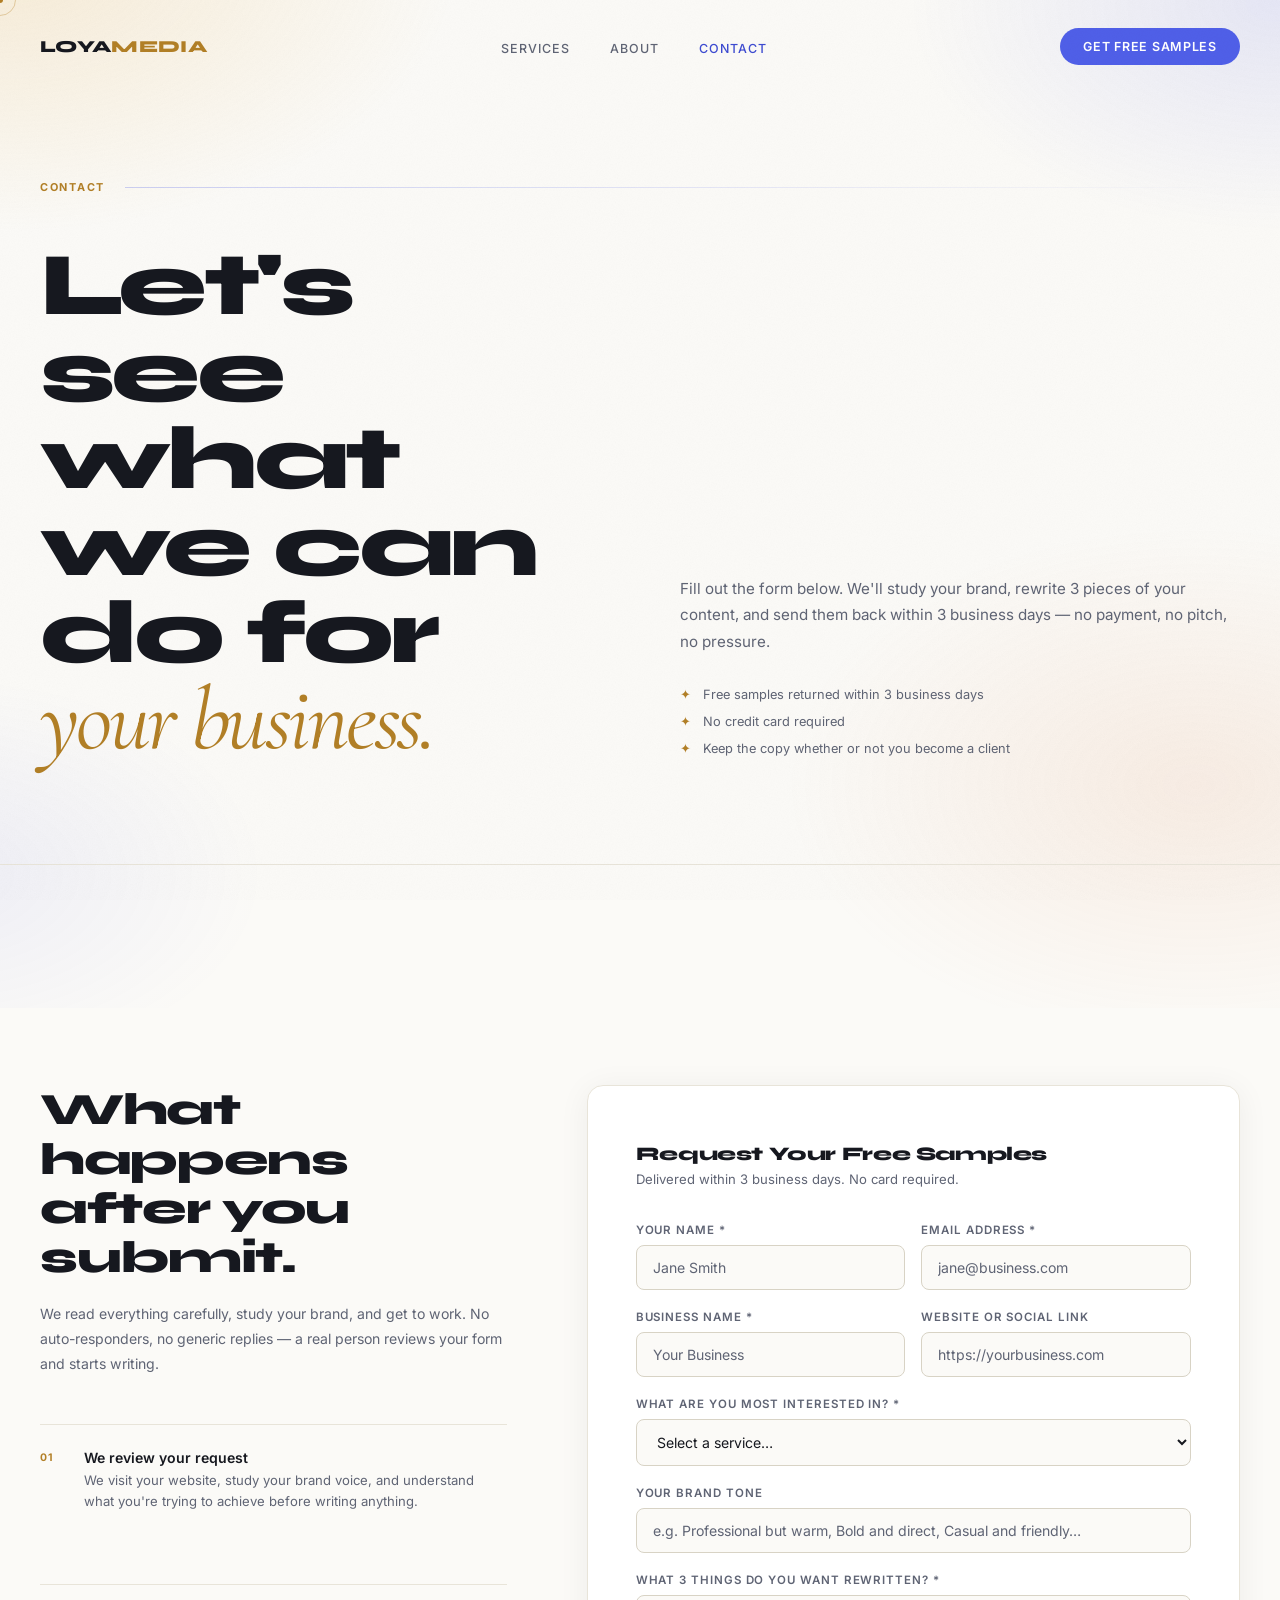
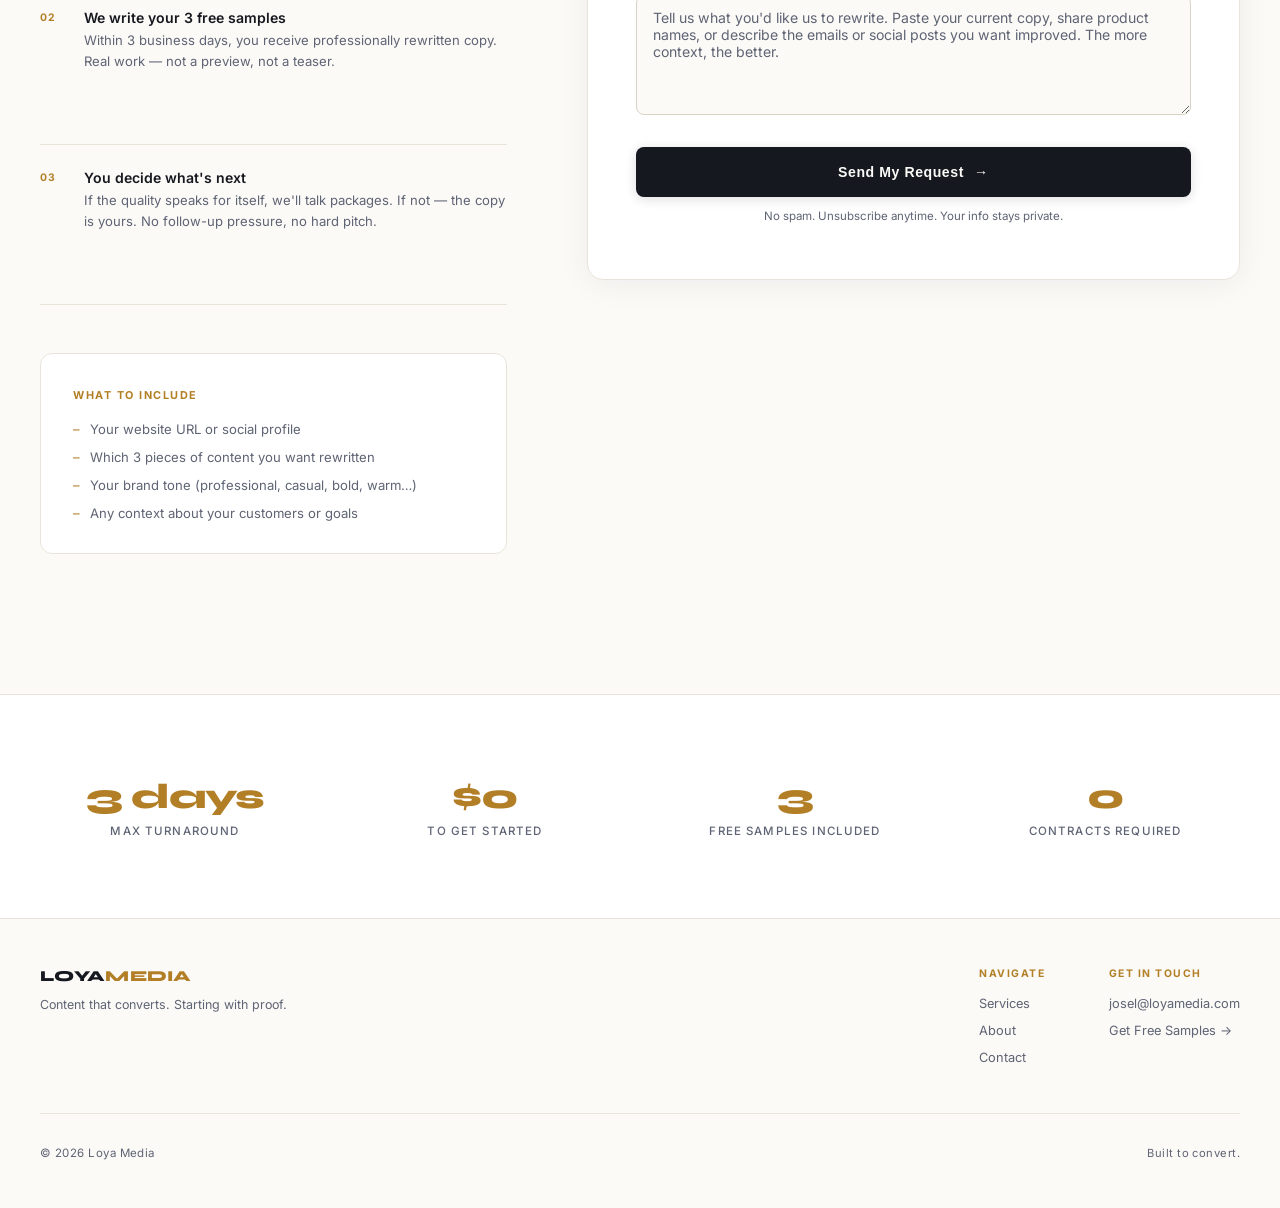
<file: contact.html>
<!DOCTYPE html>
<html lang="en">
<head>
  <meta charset="UTF-8">
  <meta name="viewport" content="width=device-width, initial-scale=1.0">
  <!-- Google Analytics (GA4) -->
  <script async src="https://www.googletagmanager.com/gtag/js?id=G-H80RY4Z58L"></script>
  <script>
    window.dataLayer = window.dataLayer || [];
    function gtag(){dataLayer.push(arguments);}
    gtag('js', new Date());
    gtag('config', 'G-H80RY4Z58L');
  </script>
  <title>Contact — Loya Media</title>
  <meta name="description" content="Get 3 free content rewrites from Loya Media. No payment, no commitment — just proof that we can do what we say.">
  <link rel="canonical" href="https://loyamedia.com/contact.html">
  <link rel="icon" type="image/svg+xml" href="favicon.svg">
  <link rel="apple-touch-icon" href="apple-touch-icon.png">
  <meta name="theme-color" content="#FBFAF7">
  <meta property="og:type" content="website">
  <meta property="og:site_name" content="Loya Media">
  <meta property="og:title" content="Contact — Loya Media">
  <meta property="og:description" content="Get 3 free content rewrites from Loya Media. No payment, no commitment — just proof that we can do what we say.">
  <meta property="og:url" content="https://loyamedia.com/contact.html">
  <meta property="og:image" content="https://loyamedia.com/og-image.png">
  <meta property="og:image:width" content="1200">
  <meta property="og:image:height" content="630">
  <meta property="og:image:alt" content="Loya Media — request your 3 free content rewrites.">
  <meta name="twitter:card" content="summary_large_image">
  <meta name="twitter:title" content="Contact — Loya Media">
  <meta name="twitter:description" content="Request 3 free content rewrites. No payment, no commitment.">
  <meta name="twitter:image" content="https://loyamedia.com/og-image.png">
  <link rel="preconnect" href="https://fonts.googleapis.com">
  <link rel="preconnect" href="https://fonts.gstatic.com" crossorigin>
  <link href="https://fonts.googleapis.com/css2?family=Cormorant+Garamond:ital,wght@0,400;1,400;1,500&family=Syne:wght@700;800&family=Inter:wght@400;500;600&display=swap" rel="stylesheet">
  <script>document.documentElement.classList.add('js');</script>
  <link rel="stylesheet" href="style.css">
</head>
<body>

<nav>
  <div class="container">
    <div class="nav-inner">
      <a href="index.html" class="nav-logo">Loya<em>Media</em></a>
      <ul class="nav-links">
        <li><a href="services.html">Services</a></li>
        <li><a href="about.html">About</a></li>
        <li><a href="contact.html">Contact</a></li>
      </ul>
      <a href="contact.html" class="nav-cta">Get Free Samples</a>
      <button class="menu-toggle" aria-label="Toggle menu">
        <span></span><span></span><span></span>
      </button>
    </div>
  </div>
</nav>

<!-- ── PAGE HERO ─────────────────────────────── -->
<section class="page-hero">
  <div class="container">
    <div class="chapter-label" style="margin-bottom:48px;">
      <span class="chapter-num">Contact</span>
      <span class="chapter-line"></span>
    </div>
    <div class="page-hero-inner">
      <h1>
        Let's see what<br>
        we can do for<br>
        <em>your business.</em>
      </h1>
      <div class="page-hero-right">
        <p>Fill out the form below. We'll study your brand, rewrite 3 pieces of your content, and send them back within 3 business days — no payment, no pitch, no pressure.</p>
        <div style="display:flex;flex-direction:column;gap:12px;margin-top:8px;">
          <div style="display:flex;align-items:center;gap:12px;font-size:0.8rem;color:var(--muted);">
            <span style="color:var(--gold);">✦</span> Free samples returned within 3 business days
          </div>
          <div style="display:flex;align-items:center;gap:12px;font-size:0.8rem;color:var(--muted);">
            <span style="color:var(--gold);">✦</span> No credit card required
          </div>
          <div style="display:flex;align-items:center;gap:12px;font-size:0.8rem;color:var(--muted);">
            <span style="color:var(--gold);">✦</span> Keep the copy whether or not you become a client
          </div>
        </div>
      </div>
    </div>
  </div>
</section>

<!-- ── CONTACT LAYOUT ─────────────────────────── -->
<section>
  <div class="container">
    <div class="contact-layout">

      <!-- LEFT: What happens -->
      <div class="contact-left reveal">
        <h2>What happens<br>after you submit.</h2>
        <p>We read everything carefully, study your brand, and get to work. No auto-responders, no generic replies — a real person reviews your form and starts writing.</p>

        <div class="contact-steps">
          <div class="contact-step">
            <span class="contact-step-num">01</span>
            <div>
              <h4>We review your request</h4>
              <p>We visit your website, study your brand voice, and understand what you're trying to achieve before writing anything.</p>
            </div>
          </div>
          <div class="contact-step">
            <span class="contact-step-num">02</span>
            <div>
              <h4>We write your 3 free samples</h4>
              <p>Within 3 business days, you receive professionally rewritten copy. Real work — not a preview, not a teaser.</p>
            </div>
          </div>
          <div class="contact-step">
            <span class="contact-step-num">03</span>
            <div>
              <h4>You decide what's next</h4>
              <p>If the quality speaks for itself, we'll talk packages. If not — the copy is yours. No follow-up pressure, no hard pitch.</p>
            </div>
          </div>
        </div>

        <!-- What to include -->
        <div style="margin-top:48px;padding:32px;background:var(--surface);border:1px solid var(--border);border-radius:12px;">
          <p style="font-size:0.68rem;font-weight:700;letter-spacing:0.14em;text-transform:uppercase;color:var(--gold);margin-bottom:16px;">What to include</p>
          <div style="display:flex;flex-direction:column;gap:12px;">
            <div style="font-size:0.82rem;color:var(--muted);display:flex;gap:10px;">
              <span style="color:var(--gold);flex-shrink:0;">–</span>
              Your website URL or social profile
            </div>
            <div style="font-size:0.82rem;color:var(--muted);display:flex;gap:10px;">
              <span style="color:var(--gold);flex-shrink:0;">–</span>
              Which 3 pieces of content you want rewritten
            </div>
            <div style="font-size:0.82rem;color:var(--muted);display:flex;gap:10px;">
              <span style="color:var(--gold);flex-shrink:0;">–</span>
              Your brand tone (professional, casual, bold, warm…)
            </div>
            <div style="font-size:0.82rem;color:var(--muted);display:flex;gap:10px;">
              <span style="color:var(--gold);flex-shrink:0;">–</span>
              Any context about your customers or goals
            </div>
          </div>
        </div>
      </div>

      <!-- RIGHT: Form -->
      <div class="reveal delay-1">
        <div class="form-card">
          <div class="form-title">Request Your Free Samples</div>
          <p class="form-sub">Delivered within 3 business days. No card required.</p>

          <form id="contact-form" action="https://formspree.io/f/xojzzbyl" method="POST">

            <div class="form-row">
              <div class="form-group">
                <label for="name">Your Name *</label>
                <input type="text" id="name" name="name" placeholder="Jane Smith" required>
              </div>
              <div class="form-group">
                <label for="email">Email Address *</label>
                <input type="email" id="email" name="email" placeholder="jane@business.com" required>
              </div>
            </div>

            <div class="form-row">
              <div class="form-group">
                <label for="business">Business Name *</label>
                <input type="text" id="business" name="business" placeholder="Your Business" required>
              </div>
              <div class="form-group">
                <label for="website">Website or Social Link</label>
                <input type="url" id="website" name="website" placeholder="https://yourbusiness.com">
              </div>
            </div>

            <div class="form-group">
              <label for="service">What are you most interested in? *</label>
              <select id="service" name="service" required>
                <option value="" disabled selected>Select a service…</option>
                <option value="product-copy">Product Copywriting</option>
                <option value="email">Email Campaigns</option>
                <option value="social">Social Media Content</option>
                <option value="blog">Blog Writing</option>
                <option value="full-store">Full Store Rewrite</option>
                <option value="multiple">Multiple Services</option>
                <option value="not-sure">Not sure — just want to see the samples</option>
              </select>
            </div>

            <div class="form-group">
              <label for="tone">Your brand tone</label>
              <input type="text" id="tone" name="tone" placeholder="e.g. Professional but warm, Bold and direct, Casual and friendly…">
            </div>

            <div class="form-group">
              <label for="message">What 3 things do you want rewritten? *</label>
              <textarea id="message" name="message" placeholder="Tell us what you'd like us to rewrite. Paste your current copy, share product names, or describe the emails or social posts you want improved. The more context, the better." required></textarea>
            </div>

            <button type="submit" class="cta-pill cta-pill-dark form-submit" style="width:100%;justify-content:center;border-radius:8px;padding:16px 28px;font-size:0.88rem;">
              Send My Request <span>→</span>
            </button>
            <p class="form-note">No spam. Unsubscribe anytime. Your info stays private.</p>

          </form>

          <div id="form-success" class="form-success">
            <div class="big">✦</div>
            <h3>Request received.</h3>
            <p>Your 3 free samples will be in your inbox within 3 business days. We'll reach out directly with everything.</p>
            <a href="index.html" class="cta-pill" style="margin-top:24px;display:inline-flex;">Back to Home <span>→</span></a>
          </div>
        </div>
      </div>

    </div>
  </div>
</section>

<!-- ── TRUST STRIP ────────────────────────────── -->
<section class="tight" style="border-top:1px solid var(--border);background:var(--surface);">
  <div class="container">
    <div style="display:grid;grid-template-columns:repeat(4,1fr);gap:40px;text-align:center;">
      <div class="reveal">
        <div style="font-family:var(--font-display);font-size:2.2rem;font-weight:800;color:var(--gold);letter-spacing:-0.04em;margin-bottom:6px;">3 days</div>
        <div style="font-size:0.72rem;font-weight:500;letter-spacing:0.1em;text-transform:uppercase;color:var(--muted);">Max turnaround</div>
      </div>
      <div class="reveal delay-1">
        <div style="font-family:var(--font-display);font-size:2.2rem;font-weight:800;color:var(--gold);letter-spacing:-0.04em;margin-bottom:6px;">$0</div>
        <div style="font-size:0.72rem;font-weight:500;letter-spacing:0.1em;text-transform:uppercase;color:var(--muted);">To get started</div>
      </div>
      <div class="reveal delay-2">
        <div style="font-family:var(--font-display);font-size:2.2rem;font-weight:800;color:var(--gold);letter-spacing:-0.04em;margin-bottom:6px;">3</div>
        <div style="font-size:0.72rem;font-weight:500;letter-spacing:0.1em;text-transform:uppercase;color:var(--muted);">Free samples included</div>
      </div>
      <div class="reveal delay-3">
        <div style="font-family:var(--font-display);font-size:2.2rem;font-weight:800;color:var(--gold);letter-spacing:-0.04em;margin-bottom:6px;">0</div>
        <div style="font-size:0.72rem;font-weight:500;letter-spacing:0.1em;text-transform:uppercase;color:var(--muted);">Contracts required</div>
      </div>
    </div>
  </div>
</section>

<footer>
  <div class="container">
    <div class="footer-top">
      <div class="footer-brand">
        <a href="index.html" class="footer-logo">Loya<em>Media</em></a>
        <p class="footer-tagline">Content that converts. Starting with proof.</p>
      </div>
      <div class="footer-nav">
        <div class="footer-col">
          <span class="footer-col-label">Navigate</span>
          <a href="services.html">Services</a>
          <a href="about.html">About</a>
          <a href="contact.html">Contact</a>
        </div>
        <div class="footer-col">
          <span class="footer-col-label">Get In Touch</span>
          <a href="mailto:josel@loyamedia.com">josel@loyamedia.com</a>
          <a href="contact.html">Get Free Samples →</a>
        </div>
      </div>
    </div>
    <div class="footer-bottom">
      <span class="footer-copy">© 2026 Loya Media</span>
      <span style="font-size:0.7rem;color:var(--muted);letter-spacing:0.04em;">Built to convert.</span>
    </div>
  </div>
</footer>

<script src="script.js"></script>
</body>
</html>
</file>
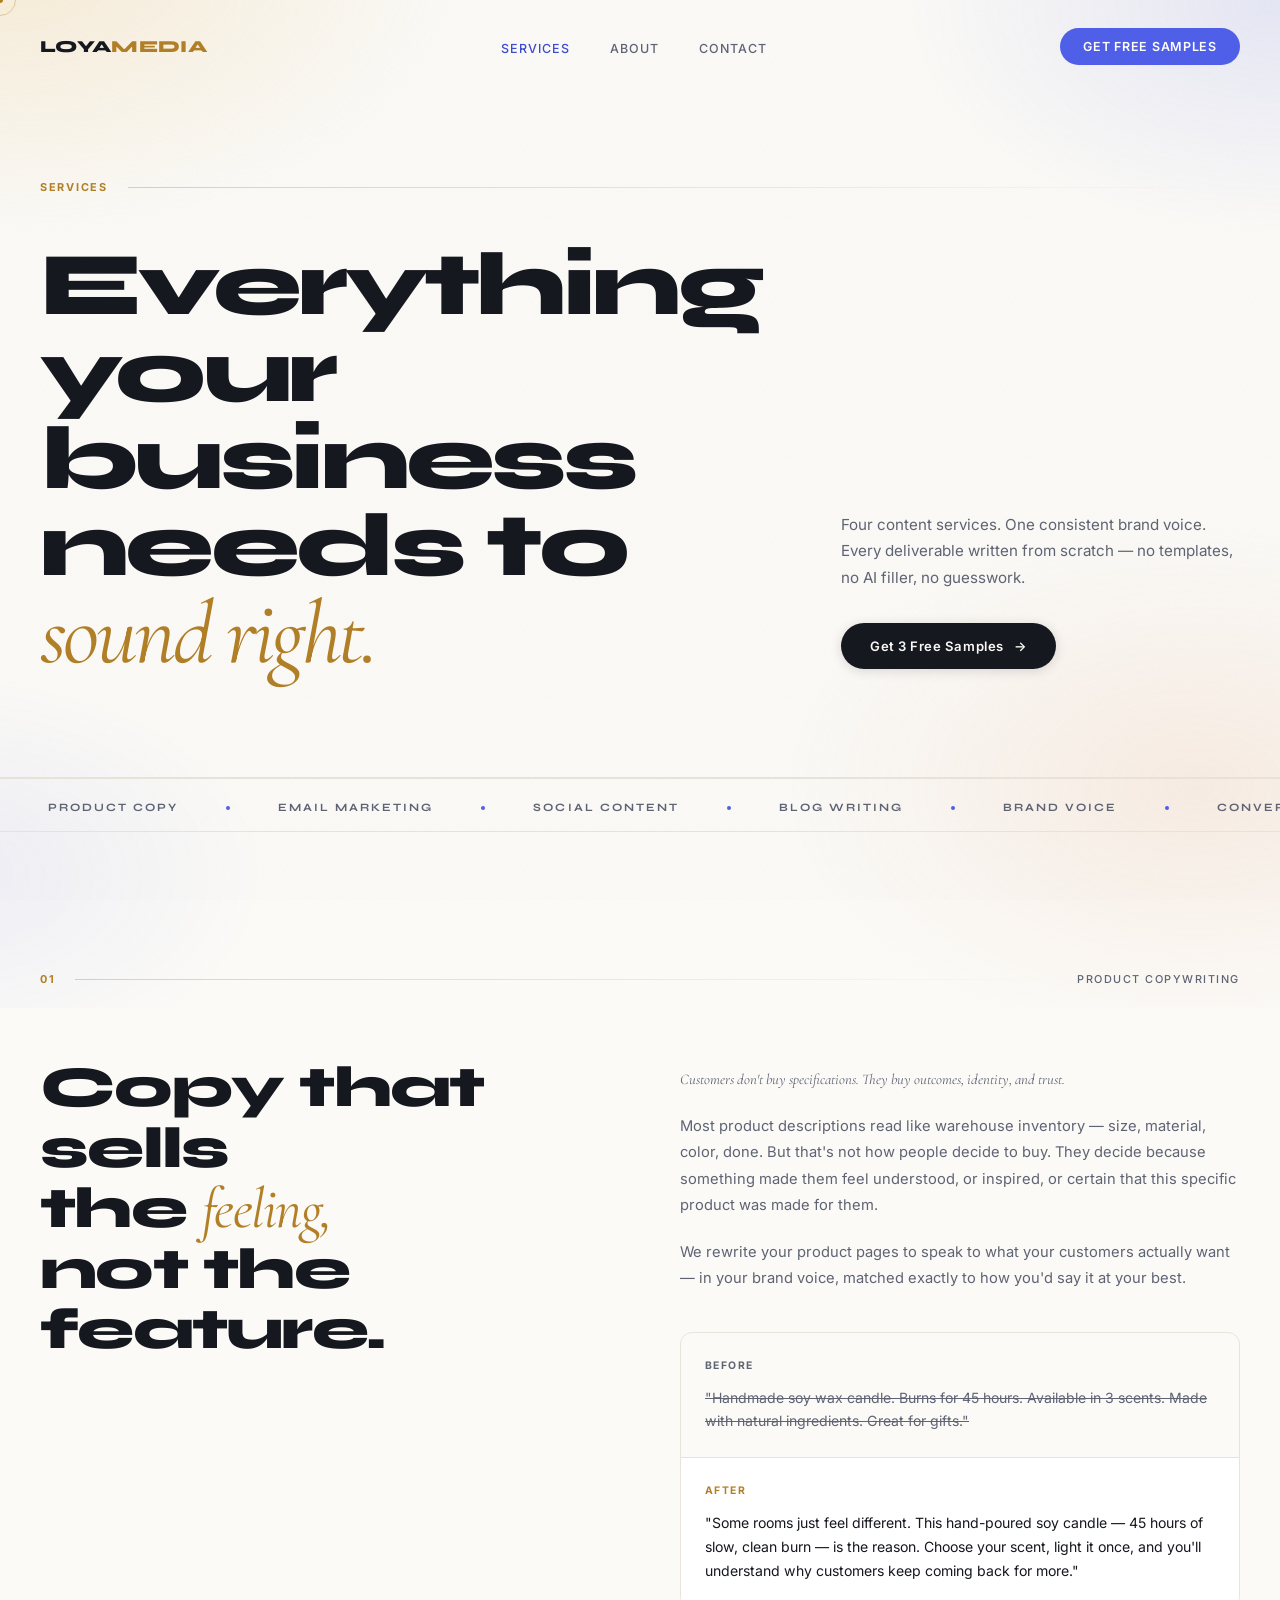
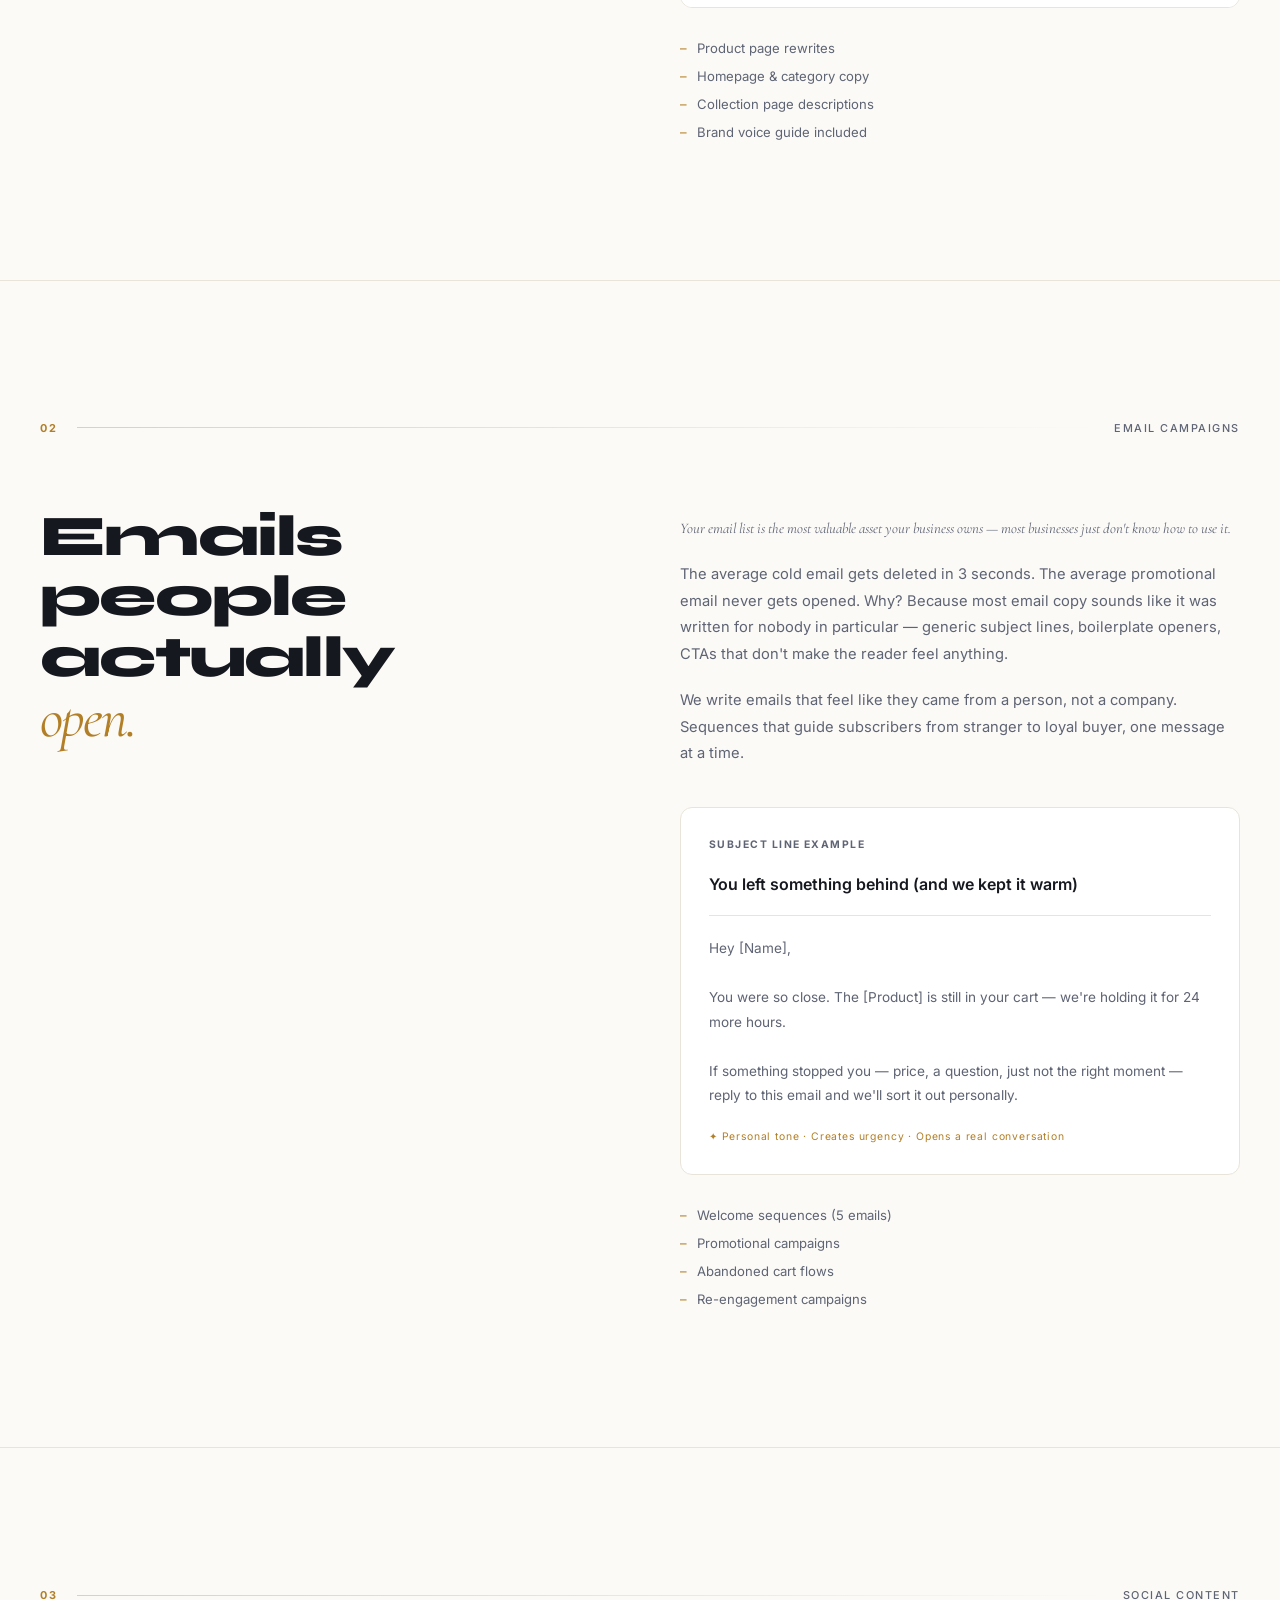
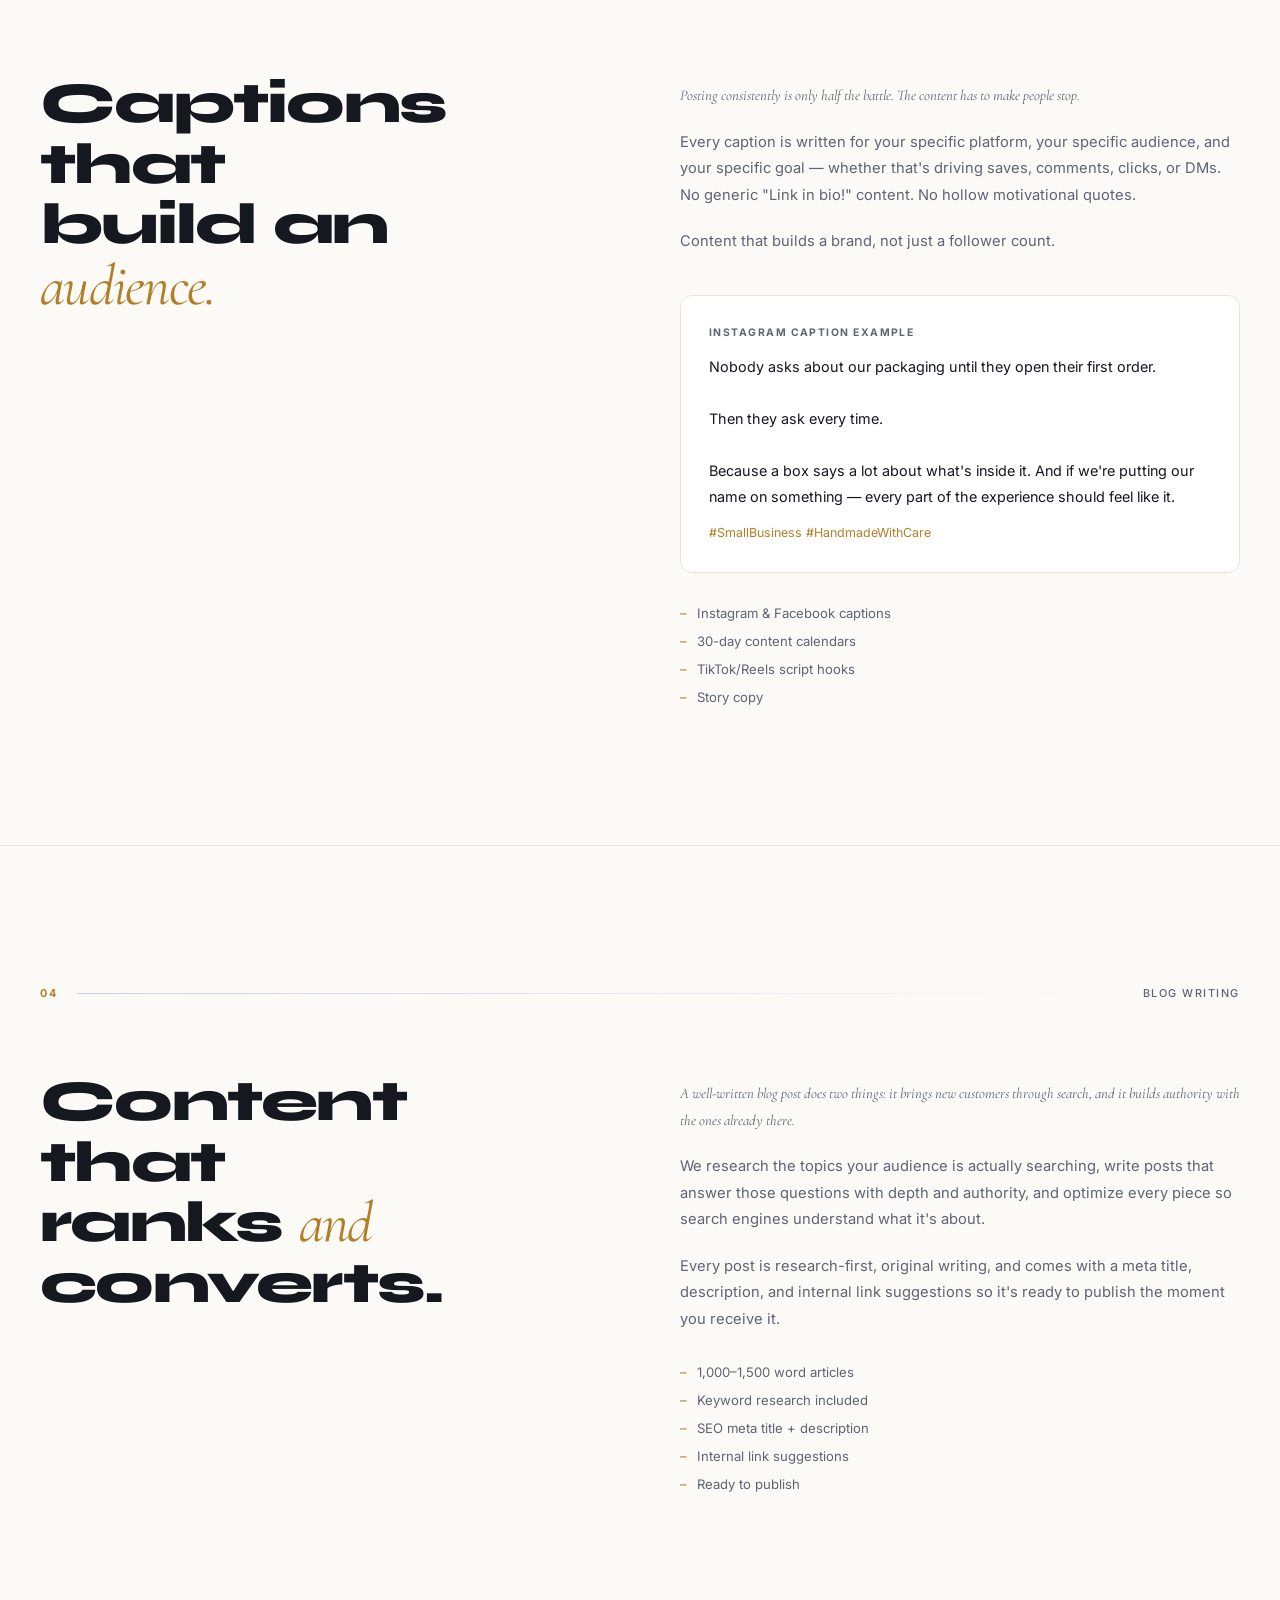
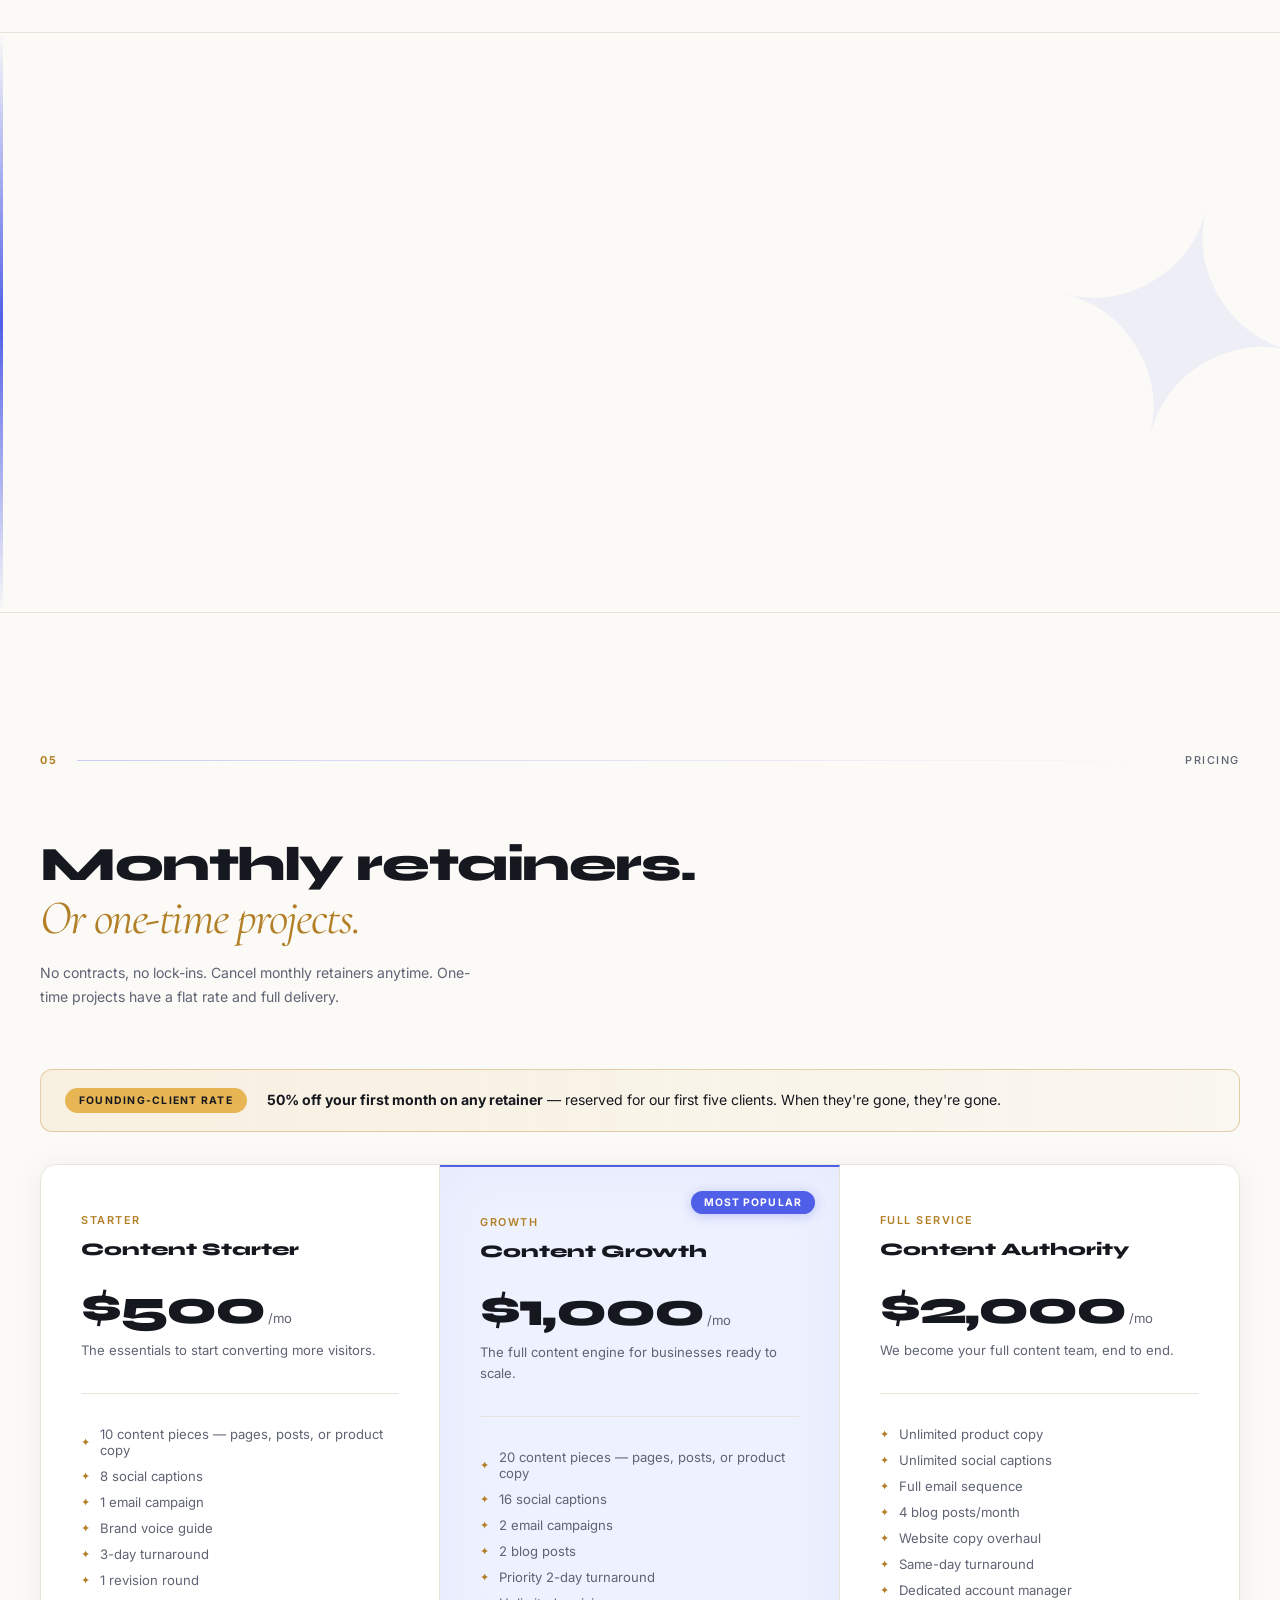
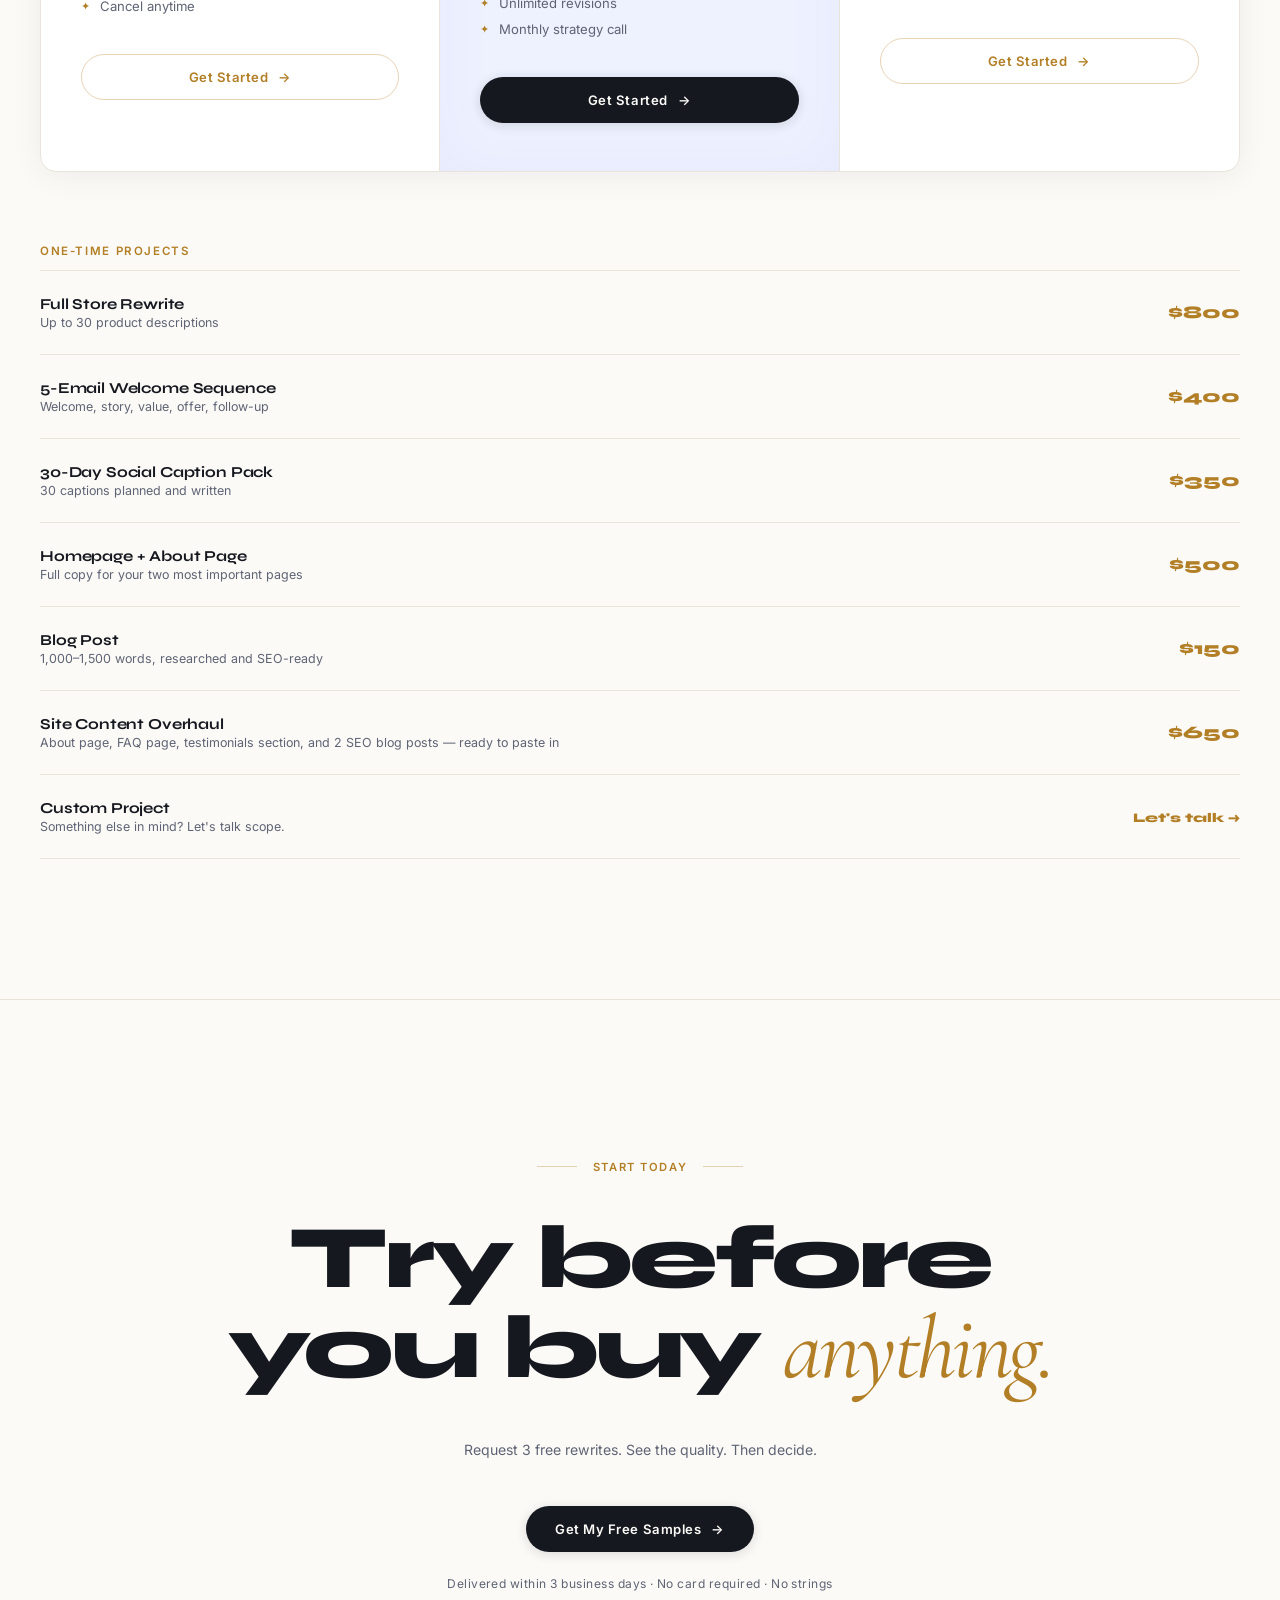
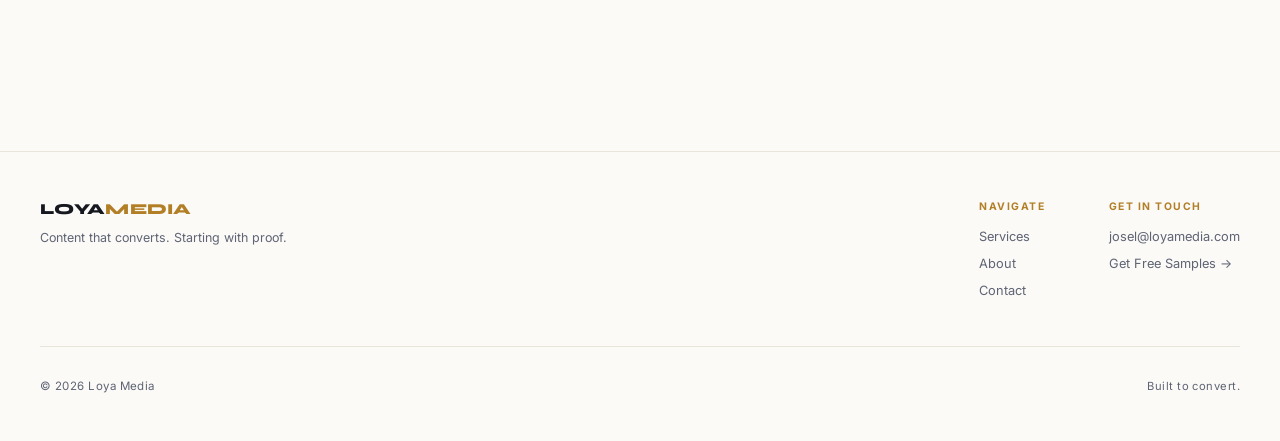
<file: services.html>
<!DOCTYPE html>
<html lang="en">
<head>
  <meta charset="UTF-8">
  <meta name="viewport" content="width=device-width, initial-scale=1.0">
  <!-- Google Analytics (GA4) -->
  <script async src="https://www.googletagmanager.com/gtag/js?id=G-H80RY4Z58L"></script>
  <script>
    window.dataLayer = window.dataLayer || [];
    function gtag(){dataLayer.push(arguments);}
    gtag('js', new Date());
    gtag('config', 'G-H80RY4Z58L');
  </script>
  <title>Services — Loya Media</title>
  <meta name="description" content="Product copywriting, email campaigns, social content, and blog writing for small businesses. Transparent pricing, proven results.">
  <link rel="canonical" href="https://loyamedia.com/services.html">
  <link rel="icon" type="image/svg+xml" href="favicon.svg">
  <link rel="apple-touch-icon" href="apple-touch-icon.png">
  <meta name="theme-color" content="#FBFAF7">
  <meta property="og:type" content="website">
  <meta property="og:site_name" content="Loya Media">
  <meta property="og:title" content="Services — Loya Media">
  <meta property="og:description" content="Product copywriting, email campaigns, social content, and blog writing for small businesses. Transparent pricing, proven results.">
  <meta property="og:url" content="https://loyamedia.com/services.html">
  <meta property="og:image" content="https://loyamedia.com/og-image.png">
  <meta property="og:image:width" content="1200">
  <meta property="og:image:height" content="630">
  <meta property="og:image:alt" content="Loya Media — content marketing services.">
  <meta name="twitter:card" content="summary_large_image">
  <meta name="twitter:title" content="Services — Loya Media">
  <meta name="twitter:description" content="Product copy, email campaigns, social content, and blog writing. Transparent pricing, no contracts.">
  <meta name="twitter:image" content="https://loyamedia.com/og-image.png">
  <link rel="preconnect" href="https://fonts.googleapis.com">
  <link rel="preconnect" href="https://fonts.gstatic.com" crossorigin>
  <link href="https://fonts.googleapis.com/css2?family=Cormorant+Garamond:ital,wght@0,400;1,400;1,500&family=Syne:wght@700;800&family=Inter:wght@400;500;600&display=swap" rel="stylesheet">
  <script>document.documentElement.classList.add('js');</script>
  <link rel="stylesheet" href="style.css">
</head>
<body>

<nav>
  <div class="container">
    <div class="nav-inner">
      <a href="index.html" class="nav-logo">Loya<em>Media</em></a>
      <ul class="nav-links">
        <li><a href="services.html">Services</a></li>
        <li><a href="about.html">About</a></li>
        <li><a href="contact.html">Contact</a></li>
      </ul>
      <a href="contact.html" class="nav-cta">Get Free Samples</a>
      <button class="menu-toggle" aria-label="Toggle menu">
        <span></span><span></span><span></span>
      </button>
    </div>
  </div>
</nav>

<!-- ── PAGE HERO ─────────────────────────────── -->
<section class="page-hero">
  <div class="container">
    <div class="chapter-label" style="margin-bottom:48px;">
      <span class="chapter-num">Services</span>
      <span class="chapter-line"></span>
    </div>
    <div class="page-hero-inner">
      <h1>
        Everything<br>
        your business<br>
        needs to<br>
        <em>sound right.</em>
      </h1>
      <div class="page-hero-right">
        <p>Four content services. One consistent brand voice. Every deliverable written from scratch — no templates, no AI filler, no guesswork.</p>
        <a href="contact.html" class="cta-pill cta-pill-dark">Get 3 Free Samples <span>→</span></a>
      </div>
    </div>
  </div>
</section>

<!-- ── MARQUEE ───────────────────────────────── -->
<div class="marquee-wrap">
  <div class="marquee-track">
    <span class="marquee-item">Product Copy</span><span class="marquee-dot"></span>
    <span class="marquee-item">Email Marketing</span><span class="marquee-dot"></span>
    <span class="marquee-item">Social Content</span><span class="marquee-dot"></span>
    <span class="marquee-item">Blog Writing</span><span class="marquee-dot"></span>
    <span class="marquee-item">Brand Voice</span><span class="marquee-dot"></span>
    <span class="marquee-item">Conversion Copy</span><span class="marquee-dot"></span>
    <span class="marquee-item">Product Copy</span><span class="marquee-dot"></span>
    <span class="marquee-item">Email Marketing</span><span class="marquee-dot"></span>
    <span class="marquee-item">Social Content</span><span class="marquee-dot"></span>
    <span class="marquee-item">Blog Writing</span><span class="marquee-dot"></span>
    <span class="marquee-item">Brand Voice</span><span class="marquee-dot"></span>
    <span class="marquee-item">Conversion Copy</span><span class="marquee-dot"></span>
  </div>
</div>

<!-- ── 01 — PRODUCT COPY ─────────────────────── -->
<section id="copy">
  <div class="container">
    <div class="chapter-label reveal">
      <span class="chapter-num">01</span>
      <span class="chapter-line"></span>
      <span class="chapter-name">Product Copywriting</span>
    </div>

    <div class="editorial">
      <div class="editorial-heading reveal">
        <h2>
          Copy that sells<br>
          the <em>feeling,</em><br>
          not the feature.
        </h2>
      </div>
      <div class="editorial-body">
        <p class="editorial-statement reveal delay-1">Customers don't buy specifications. They buy outcomes, identity, and trust.</p>
        <p class="reveal delay-2">Most product descriptions read like warehouse inventory — size, material, color, done. But that's not how people decide to buy. They decide because something made them feel understood, or inspired, or certain that this specific product was made for them.</p>
        <p class="reveal delay-3">We rewrite your product pages to speak to what your customers actually want — in your brand voice, matched exactly to how you'd say it at your best.</p>

        <!-- Before/after -->
        <div style="margin-top:40px;border:1px solid var(--border);border-radius:12px;overflow:hidden;" class="reveal delay-4">
          <div style="padding:24px;border-bottom:1px solid var(--border);">
            <p style="font-size:0.65rem;font-weight:700;letter-spacing:0.14em;text-transform:uppercase;color:var(--muted);margin-bottom:10px;">Before</p>
            <p style="font-size:0.88rem;color:var(--muted);line-height:1.7;text-decoration:line-through;">"Handmade soy wax candle. Burns for 45 hours. Available in 3 scents. Made with natural ingredients. Great for gifts."</p>
          </div>
          <div style="padding:24px;background:var(--surface);">
            <p style="font-size:0.65rem;font-weight:700;letter-spacing:0.14em;text-transform:uppercase;color:var(--gold);margin-bottom:10px;">After</p>
            <p style="font-size:0.88rem;color:var(--text);line-height:1.7;">"Some rooms just feel different. This hand-poured soy candle — 45 hours of slow, clean burn — is the reason. Choose your scent, light it once, and you'll understand why customers keep coming back for more."</p>
          </div>
        </div>

        <div style="margin-top:32px;display:flex;flex-direction:column;gap:12px;" class="reveal">
          <div style="display:flex;gap:10px;align-items:center;font-size:0.82rem;color:var(--muted);">
            <span style="color:var(--gold);">–</span> Product page rewrites
          </div>
          <div style="display:flex;gap:10px;align-items:center;font-size:0.82rem;color:var(--muted);">
            <span style="color:var(--gold);">–</span> Homepage & category copy
          </div>
          <div style="display:flex;gap:10px;align-items:center;font-size:0.82rem;color:var(--muted);">
            <span style="color:var(--gold);">–</span> Collection page descriptions
          </div>
          <div style="display:flex;gap:10px;align-items:center;font-size:0.82rem;color:var(--muted);">
            <span style="color:var(--gold);">–</span> Brand voice guide included
          </div>
        </div>
      </div>
    </div>
  </div>
</section>

<div class="divider"></div>

<!-- ── 02 — EMAIL ────────────────────────────── -->
<section id="email">
  <div class="container">
    <div class="chapter-label reveal">
      <span class="chapter-num">02</span>
      <span class="chapter-line"></span>
      <span class="chapter-name">Email Campaigns</span>
    </div>

    <div class="editorial">
      <div class="editorial-heading reveal">
        <h2>
          Emails people<br>
          actually<br>
          <em>open.</em>
        </h2>
      </div>
      <div class="editorial-body">
        <p class="editorial-statement reveal delay-1">Your email list is the most valuable asset your business owns — most businesses just don't know how to use it.</p>
        <p class="reveal delay-2">The average cold email gets deleted in 3 seconds. The average promotional email never gets opened. Why? Because most email copy sounds like it was written for nobody in particular — generic subject lines, boilerplate openers, CTAs that don't make the reader feel anything.</p>
        <p class="reveal delay-3">We write emails that feel like they came from a person, not a company. Sequences that guide subscribers from stranger to loyal buyer, one message at a time.</p>

        <!-- Email preview -->
        <div style="margin-top:40px;border:1px solid var(--border);border-radius:12px;background:var(--surface);padding:28px;" class="reveal delay-4">
          <p style="font-size:0.65rem;font-weight:700;letter-spacing:0.14em;text-transform:uppercase;color:var(--muted);margin-bottom:16px;">Subject Line Example</p>
          <p style="font-size:1rem;font-weight:600;color:var(--text);margin-bottom:20px;padding-bottom:16px;border-bottom:1px solid var(--border);">You left something behind (and we kept it warm)</p>
          <p style="font-size:0.85rem;color:var(--muted);line-height:1.8;">Hey [Name],<br><br>You were so close. The [Product] is still in your cart — we're holding it for 24 more hours.<br><br>If something stopped you — price, a question, just not the right moment — reply to this email and we'll sort it out personally.</p>
          <p style="margin-top:16px;font-size:0.65rem;color:var(--gold);letter-spacing:0.08em;">✦ Personal tone · Creates urgency · Opens a real conversation</p>
        </div>

        <div style="margin-top:32px;display:flex;flex-direction:column;gap:12px;" class="reveal">
          <div style="display:flex;gap:10px;align-items:center;font-size:0.82rem;color:var(--muted);"><span style="color:var(--gold);">–</span> Welcome sequences (5 emails)</div>
          <div style="display:flex;gap:10px;align-items:center;font-size:0.82rem;color:var(--muted);"><span style="color:var(--gold);">–</span> Promotional campaigns</div>
          <div style="display:flex;gap:10px;align-items:center;font-size:0.82rem;color:var(--muted);"><span style="color:var(--gold);">–</span> Abandoned cart flows</div>
          <div style="display:flex;gap:10px;align-items:center;font-size:0.82rem;color:var(--muted);"><span style="color:var(--gold);">–</span> Re-engagement campaigns</div>
        </div>
      </div>
    </div>
  </div>
</section>

<div class="divider"></div>

<!-- ── 03 — SOCIAL ───────────────────────────── -->
<section id="social">
  <div class="container">
    <div class="chapter-label reveal">
      <span class="chapter-num">03</span>
      <span class="chapter-line"></span>
      <span class="chapter-name">Social Content</span>
    </div>

    <div class="editorial">
      <div class="editorial-heading reveal">
        <h2>
          Captions that<br>
          build an<br>
          <em>audience.</em>
        </h2>
      </div>
      <div class="editorial-body">
        <p class="editorial-statement reveal delay-1">Posting consistently is only half the battle. The content has to make people stop.</p>
        <p class="reveal delay-2">Every caption is written for your specific platform, your specific audience, and your specific goal — whether that's driving saves, comments, clicks, or DMs. No generic "Link in bio!" content. No hollow motivational quotes.</p>
        <p class="reveal delay-3">Content that builds a brand, not just a follower count.</p>

        <div style="margin-top:40px;border:1px solid var(--border);border-radius:12px;background:var(--surface);padding:28px;" class="reveal delay-4">
          <p style="font-size:0.65rem;font-weight:700;letter-spacing:0.14em;text-transform:uppercase;color:var(--muted);margin-bottom:12px;">Instagram Caption Example</p>
          <p style="font-size:0.9rem;color:var(--text);line-height:1.8;margin-bottom:12px;">Nobody asks about our packaging until they open their first order.<br><br>Then they ask every time.<br><br>Because a box says a lot about what's inside it. And if we're putting our name on something — every part of the experience should feel like it.</p>
          <p style="font-size:0.78rem;color:var(--gold);">#SmallBusiness #HandmadeWithCare</p>
        </div>

        <div style="margin-top:32px;display:flex;flex-direction:column;gap:12px;" class="reveal">
          <div style="display:flex;gap:10px;align-items:center;font-size:0.82rem;color:var(--muted);"><span style="color:var(--gold);">–</span> Instagram & Facebook captions</div>
          <div style="display:flex;gap:10px;align-items:center;font-size:0.82rem;color:var(--muted);"><span style="color:var(--gold);">–</span> 30-day content calendars</div>
          <div style="display:flex;gap:10px;align-items:center;font-size:0.82rem;color:var(--muted);"><span style="color:var(--gold);">–</span> TikTok/Reels script hooks</div>
          <div style="display:flex;gap:10px;align-items:center;font-size:0.82rem;color:var(--muted);"><span style="color:var(--gold);">–</span> Story copy</div>
        </div>
      </div>
    </div>
  </div>
</section>

<div class="divider"></div>

<!-- ── 04 — BLOG ─────────────────────────────── -->
<section id="blog">
  <div class="container">
    <div class="chapter-label reveal">
      <span class="chapter-num">04</span>
      <span class="chapter-line"></span>
      <span class="chapter-name">Blog Writing</span>
    </div>

    <div class="editorial">
      <div class="editorial-heading reveal">
        <h2>
          Content that<br>
          ranks <em>and</em><br>
          converts.
        </h2>
      </div>
      <div class="editorial-body">
        <p class="editorial-statement reveal delay-1">A well-written blog post does two things: it brings new customers through search, and it builds authority with the ones already there.</p>
        <p class="reveal delay-2">We research the topics your audience is actually searching, write posts that answer those questions with depth and authority, and optimize every piece so search engines understand what it's about.</p>
        <p class="reveal delay-3">Every post is research-first, original writing, and comes with a meta title, description, and internal link suggestions so it's ready to publish the moment you receive it.</p>

        <div style="margin-top:32px;display:flex;flex-direction:column;gap:12px;" class="reveal delay-4">
          <div style="display:flex;gap:10px;align-items:center;font-size:0.82rem;color:var(--muted);"><span style="color:var(--gold);">–</span> 1,000–1,500 word articles</div>
          <div style="display:flex;gap:10px;align-items:center;font-size:0.82rem;color:var(--muted);"><span style="color:var(--gold);">–</span> Keyword research included</div>
          <div style="display:flex;gap:10px;align-items:center;font-size:0.82rem;color:var(--muted);"><span style="color:var(--gold);">–</span> SEO meta title + description</div>
          <div style="display:flex;gap:10px;align-items:center;font-size:0.82rem;color:var(--muted);"><span style="color:var(--gold);">–</span> Internal link suggestions</div>
          <div style="display:flex;gap:10px;align-items:center;font-size:0.82rem;color:var(--muted);"><span style="color:var(--gold);">–</span> Ready to publish</div>
        </div>
      </div>
    </div>
  </div>
</section>

<!-- ── STATEMENT ──────────────────────────────── -->
<section class="statement-sec">
  <div class="container">
    <div class="statement-text">
      <span class="statement-line">Every service starts</span>
      <span class="statement-line gold">with proof.</span>
      <span class="statement-line serif">Not a pitch.</span>
    </div>
  </div>
</section>

<!-- ── PRICING ───────────────────────────────── -->
<section id="pricing">
  <div class="container">
    <div class="chapter-label reveal">
      <span class="chapter-num">05</span>
      <span class="chapter-line"></span>
      <span class="chapter-name">Pricing</span>
    </div>

    <div style="margin-bottom:60px;" class="reveal">
      <h2 style="font-family:var(--font-display);font-size:clamp(1.8rem,4vw,3rem);font-weight:800;letter-spacing:-0.03em;line-height:1.1;color:var(--text);margin-bottom:16px;">
        Monthly retainers.<br>
        <span style="font-family:var(--font-serif);font-style:italic;font-weight:400;color:var(--gold);">Or one-time projects.</span>
      </h2>
      <p style="font-size:0.88rem;color:var(--muted);max-width:440px;line-height:1.7;">No contracts, no lock-ins. Cancel monthly retainers anytime. One-time projects have a flat rate and full delivery.</p>
    </div>

    <div class="launch-offer reveal">
      <span class="launch-offer-tag">Founding-Client Rate</span>
      <p><strong>50% off your first month on any retainer</strong> — reserved for our first five clients. When they're gone, they're gone.</p>
    </div>

    <div class="pricing-cols reveal">
      <div class="price-col">
        <div class="price-tier">Starter</div>
        <h3>Content Starter</h3>
        <div class="price-amount"><span class="num">$500</span><span class="per">/mo</span></div>
        <p class="price-desc">The essentials to start converting more visitors.</p>
        <ul class="price-features">
          <li class="price-feature"><span class="tick">✦</span> 10 content pieces — pages, posts, or product copy</li>
          <li class="price-feature"><span class="tick">✦</span> 8 social captions</li>
          <li class="price-feature"><span class="tick">✦</span> 1 email campaign</li>
          <li class="price-feature"><span class="tick">✦</span> Brand voice guide</li>
          <li class="price-feature"><span class="tick">✦</span> 3-day turnaround</li>
          <li class="price-feature"><span class="tick">✦</span> 1 revision round</li>
          <li class="price-feature"><span class="tick">✦</span> Cancel anytime</li>
        </ul>
        <a href="contact.html" class="cta-pill" style="width:100%;justify-content:center;">Get Started <span>→</span></a>
      </div>
      <div class="price-col popular">
        <div class="pop-label">Most Popular</div>
        <div class="price-tier">Growth</div>
        <h3>Content Growth</h3>
        <div class="price-amount"><span class="num">$1,000</span><span class="per">/mo</span></div>
        <p class="price-desc">The full content engine for businesses ready to scale.</p>
        <ul class="price-features">
          <li class="price-feature"><span class="tick">✦</span> 20 content pieces — pages, posts, or product copy</li>
          <li class="price-feature"><span class="tick">✦</span> 16 social captions</li>
          <li class="price-feature"><span class="tick">✦</span> 2 email campaigns</li>
          <li class="price-feature"><span class="tick">✦</span> 2 blog posts</li>
          <li class="price-feature"><span class="tick">✦</span> Priority 2-day turnaround</li>
          <li class="price-feature"><span class="tick">✦</span> Unlimited revisions</li>
          <li class="price-feature"><span class="tick">✦</span> Monthly strategy call</li>
        </ul>
        <a href="contact.html" class="cta-pill cta-pill-dark" style="width:100%;justify-content:center;">Get Started <span>→</span></a>
      </div>
      <div class="price-col">
        <div class="price-tier">Full Service</div>
        <h3>Content Authority</h3>
        <div class="price-amount"><span class="num">$2,000</span><span class="per">/mo</span></div>
        <p class="price-desc">We become your full content team, end to end.</p>
        <ul class="price-features">
          <li class="price-feature"><span class="tick">✦</span> Unlimited product copy</li>
          <li class="price-feature"><span class="tick">✦</span> Unlimited social captions</li>
          <li class="price-feature"><span class="tick">✦</span> Full email sequence</li>
          <li class="price-feature"><span class="tick">✦</span> 4 blog posts/month</li>
          <li class="price-feature"><span class="tick">✦</span> Website copy overhaul</li>
          <li class="price-feature"><span class="tick">✦</span> Same-day turnaround</li>
          <li class="price-feature"><span class="tick">✦</span> Dedicated account manager</li>
        </ul>
        <a href="contact.html" class="cta-pill" style="width:100%;justify-content:center;">Get Started <span>→</span></a>
      </div>
    </div>

    <div style="margin-top:72px;" class="reveal">
      <p style="font-size:0.72rem;font-weight:600;letter-spacing:0.14em;text-transform:uppercase;color:var(--gold);margin-bottom:12px;">One-time Projects</p>
      <div class="projects-list">
        <div class="project-row"><div><h4>Full Store Rewrite</h4><p>Up to 30 product descriptions</p></div><div class="project-price">$800</div></div>
        <div class="project-row"><div><h4>5-Email Welcome Sequence</h4><p>Welcome, story, value, offer, follow-up</p></div><div class="project-price">$400</div></div>
        <div class="project-row"><div><h4>30-Day Social Caption Pack</h4><p>30 captions planned and written</p></div><div class="project-price">$350</div></div>
        <div class="project-row"><div><h4>Homepage + About Page</h4><p>Full copy for your two most important pages</p></div><div class="project-price">$500</div></div>
        <div class="project-row"><div><h4>Blog Post</h4><p>1,000–1,500 words, researched and SEO-ready</p></div><div class="project-price">$150</div></div>
        <div class="project-row"><div><h4>Site Content Overhaul</h4><p>About page, FAQ page, testimonials section, and 2 SEO blog posts — ready to paste in</p></div><div class="project-price">$650</div></div>
        <div class="project-row"><div><h4>Custom Project</h4><p>Something else in mind? Let's talk scope.</p></div><div class="project-price"><a href="contact.html" style="color:var(--gold);font-size:0.82rem;">Let's talk →</a></div></div>
      </div>
    </div>
  </div>
</section>

<!-- ── FINALE ─────────────────────────────────── -->
<section class="finale">
  <div class="container">
    <div class="finale-pre">Start Today</div>
    <h2 class="finale-heading reveal">
      Try before<br>
      you buy <em>anything.</em>
    </h2>
    <p class="finale-sub reveal">Request 3 free rewrites. See the quality. Then decide.</p>
    <div class="finale-actions reveal">
      <a href="contact.html" class="cta-pill cta-pill-dark">Get My Free Samples <span>→</span></a>
    </div>
    <p class="finale-note reveal">Delivered within 3 business days · No card required · No strings</p>
  </div>
</section>

<footer>
  <div class="container">
    <div class="footer-top">
      <div class="footer-brand">
        <a href="index.html" class="footer-logo">Loya<em>Media</em></a>
        <p class="footer-tagline">Content that converts. Starting with proof.</p>
      </div>
      <div class="footer-nav">
        <div class="footer-col">
          <span class="footer-col-label">Navigate</span>
          <a href="services.html">Services</a>
          <a href="about.html">About</a>
          <a href="contact.html">Contact</a>
        </div>
        <div class="footer-col">
          <span class="footer-col-label">Get In Touch</span>
          <a href="mailto:josel@loyamedia.com">josel@loyamedia.com</a>
          <a href="contact.html">Get Free Samples →</a>
        </div>
      </div>
    </div>
    <div class="footer-bottom">
      <span class="footer-copy">© 2026 Loya Media</span>
      <span style="font-size:0.7rem;color:var(--muted);letter-spacing:0.04em;">Built to convert.</span>
    </div>
  </div>
</footer>

<script src="script.js"></script>
</body>
</html>
</file>
<file: style.css>
/* ============================================================
   LOYA MEDIA — DESIGN SYSTEM
   Editorial dark luxury · Inspired by 601.inc + Linear Change
   ============================================================ */

@import url('https://fonts.googleapis.com/css2?family=Cormorant+Garamond:ital,wght@0,400;1,400;1,500&family=Syne:wght@700;800&family=Inter:wght@400;500;600&display=swap');

/* ── Variables ──────────────────────────────── */
:root {
  --bg:           #FBFAF7;
  --surface:      #FFFFFF;
  --navy:         #EEF1FE;
  --gold:         #B27F26;
  --gold-light:   #E8B554;
  --gold-dim:     rgba(183,132,40,0.07);
  --gold-border:  rgba(183,132,40,0.35);
  --accent:       #4F5FE8;
  --accent-light: #3D4BD1;
  --accent-dim:   rgba(79,95,232,0.07);
  --accent-border:rgba(79,95,232,0.28);
  --text:         #16181F;
  --muted:        #5F6474;
  --faint:        rgba(22,24,31,0.04);
  --border:       #E8E4D9;
  --border-mid:   #D8D3C5;
  --font-display: 'Syne', sans-serif;
  --font-body:    'Inter', sans-serif;
  --font-serif:   'Cormorant Garamond', serif;
  --ease-out:     cubic-bezier(0.16,1,0.3,1);
}

/* ── Reset ──────────────────────────────────── */
*, *::before, *::after { box-sizing: border-box; margin: 0; padding: 0; }
html { scroll-behavior: smooth; font-size: 16px; background: var(--bg); }
body {
  background: transparent;
  color: var(--text);
  font-family: var(--font-body);
  -webkit-font-smoothing: antialiased;
  overflow-x: hidden;
}

/* ── Ambient Background ─────────────────────── */
/* Soft aurora washes that drift slowly behind the whole site */
body::before {
  content: '';
  position: fixed;
  inset: -12%;
  background:
    radial-gradient(42% 36% at 10% 6%,  rgba(232,181,84,0.20), transparent 68%),
    radial-gradient(34% 30% at 90% 10%, rgba(79,95,232,0.12),  transparent 68%),
    radial-gradient(38% 34% at 85% 80%, rgba(226,142,90,0.12), transparent 68%),
    radial-gradient(30% 26% at 6% 88%,  rgba(79,95,232,0.08),  transparent 68%);
  pointer-events: none;
  z-index: -1;
  animation: aurora-drift 36s ease-in-out infinite alternate;
}
@keyframes aurora-drift {
  from { transform: translate3d(-1.5%, -1%, 0) scale(1); }
  to   { transform: translate3d(1.5%, 1.5%, 0) scale(1.05); }
}
/* Fine paper grain over everything — premium print texture */
body::after {
  content: '';
  position: fixed;
  inset: 0;
  background-image: url("data:image/svg+xml,%3Csvg xmlns='http://www.w3.org/2000/svg' width='240' height='240'%3E%3Cfilter id='n'%3E%3CfeTurbulence type='fractalNoise' baseFrequency='0.85' numOctaves='2' stitchTiles='stitch'/%3E%3CfeColorMatrix type='saturate' values='0'/%3E%3C/filter%3E%3Crect width='100%25' height='100%25' filter='url(%23n)'/%3E%3C/svg%3E");
  opacity: 0.045;
  mix-blend-mode: multiply;
  pointer-events: none;
  z-index: 2000;
}
a { color: inherit; text-decoration: none; }
ul { list-style: none; }
img { display: block; max-width: 100%; }
::selection { background: rgba(232,181,84,0.35); color: var(--text); }

/* ── Custom Cursor ──────────────────────────── */
.cursor-dot {
  position: fixed;
  top: 0; left: 0;
  width: 6px; height: 6px;
  background: var(--gold);
  border-radius: 50%;
  pointer-events: none;
  z-index: 9999;
  transform: translate(-50%,-50%);
  transition: width 0.2s var(--ease-out), height 0.2s var(--ease-out), opacity 0.2s;
  will-change: transform;
}
.cursor-ring {
  position: fixed;
  top: 0; left: 0;
  width: 32px; height: 32px;
  border: 1px solid var(--gold-border);
  border-radius: 50%;
  pointer-events: none;
  z-index: 9998;
  transform: translate(-50%,-50%);
  transition: width 0.35s var(--ease-out), height 0.35s var(--ease-out),
              transform 0.09s linear, border-color 0.2s;
  will-change: transform;
}
.cursor-dot.hover  { width: 10px; height: 10px; }
.cursor-ring.hover { width: 52px; height: 52px; border-color: rgba(232,181,84,0.5); }
@media (hover: none) { .cursor-dot, .cursor-ring { display: none; } }
/* Hide the native cursor ONLY once JS has installed the custom one, and only
   on precise-pointer devices. Without JS, the normal cursor always shows. */
@media (hover: hover) and (pointer: fine) {
  body.custom-cursor { cursor: none; }
}

/* ── Container ──────────────────────────────── */
.container {
  max-width: 1280px;
  margin: 0 auto;
  padding: 0 40px;
}
@media (max-width: 768px) { .container { padding: 0 20px; } }

/* ── Navigation ─────────────────────────────── */
nav {
  position: fixed;
  top: 0; left: 0; right: 0;
  z-index: 500;
  padding: 28px 0;
  transition: padding 0.4s var(--ease-out), background 0.4s;
}
nav.scrolled {
  padding: 18px 0;
  background: rgba(251,250,247,0.88);
  backdrop-filter: blur(16px);
  border-bottom: 1px solid var(--border);
}
.nav-inner {
  display: flex;
  align-items: center;
  justify-content: space-between;
}
.nav-logo {
  font-family: var(--font-display);
  font-size: 1.05rem;
  font-weight: 800;
  letter-spacing: 0.02em;
  text-transform: uppercase;
}
.nav-logo em {
  font-style: normal;
  color: var(--gold);
}
.nav-links {
  display: flex;
  align-items: center;
  gap: 40px;
}
.nav-links a {
  font-size: 0.78rem;
  font-weight: 500;
  letter-spacing: 0.08em;
  text-transform: uppercase;
  color: var(--muted);
  transition: color 0.2s;
}
.nav-links a:hover, .nav-links a.active { color: var(--accent-light); }
.nav-cta {
  font-size: 0.78rem;
  font-weight: 600;
  letter-spacing: 0.06em;
  text-transform: uppercase;
  color: #fff;
  background: var(--accent);
  border: 1px solid transparent;
  padding: 10px 22px;
  border-radius: 100px;
  transition: background 0.2s, box-shadow 0.2s;
}
.nav-cta:hover { background: var(--accent-light); box-shadow: 0 4px 16px rgba(79,95,232,0.30); }
.menu-toggle {
  display: none;
  flex-direction: column;
  gap: 5px;
  cursor: pointer;
  background: none;
  border: none;
  padding: 4px;
}
.menu-toggle span {
  display: block;
  width: 22px;
  height: 1.5px;
  background: var(--text);
  transition: all 0.3s;
}
.menu-toggle.open span:nth-child(1) { transform: translateY(6.5px) rotate(45deg); }
.menu-toggle.open span:nth-child(2) { opacity: 0; }
.menu-toggle.open span:nth-child(3) { transform: translateY(-6.5px) rotate(-45deg); }

/* ── Hero ───────────────────────────────────── */
.hero {
  min-height: 100vh;
  display: flex;
  flex-direction: column;
  justify-content: flex-end;
  padding: 0 0 64px;
  position: relative;
  overflow: hidden;
}
/* Giant ghosted quotation mark — the watermark of a words business */
.hero::before {
  content: '\201C';
  position: absolute;
  top: -6%;
  right: 0;
  font-family: var(--font-serif);
  font-style: italic;
  font-size: clamp(22rem, 36vw, 44rem);
  line-height: 1;
  color: rgba(178,127,38,0.10);
  pointer-events: none;
  z-index: 0;
}
.hero-top {
  display: flex;
  justify-content: space-between;
  align-items: center;
  padding: 140px 0 56px;
  border-bottom: 1px solid var(--border);
  margin-bottom: 56px;
}
.hero-eyebrow {
  font-size: 0.7rem;
  font-weight: 500;
  letter-spacing: 0.14em;
  text-transform: uppercase;
  color: var(--muted);
}
.hero-scroll {
  font-size: 0.7rem;
  letter-spacing: 0.1em;
  text-transform: uppercase;
  color: var(--muted);
  display: flex;
  align-items: center;
  gap: 8px;
}
.hero-scroll::before {
  content: '';
  display: block;
  width: 20px;
  height: 1px;
  background: var(--muted);
}
.hero-heading {
  font-family: var(--font-display);
  font-size: clamp(2.8rem, 6vw, 6rem);
  font-weight: 800;
  line-height: 1.08;
  letter-spacing: -0.04em;
  color: var(--text);
  margin-bottom: 56px;
}
.hero-heading em {
  font-style: italic;
  font-family: var(--font-serif);
  font-weight: 400;
  color: var(--gold);
  display: block;
  margin-top: 0.18em;
}
.hero-bottom {
  display: flex;
  justify-content: space-between;
  align-items: flex-end;
  padding-top: 32px;
  border-top: 1px solid var(--border);
}
.hero-sub {
  font-size: 0.88rem;
  line-height: 1.7;
  color: var(--muted);
  max-width: 320px;
}
.cta-pill {
  display: inline-flex;
  align-items: center;
  gap: 10px;
  font-size: 0.82rem;
  font-weight: 600;
  letter-spacing: 0.04em;
  color: var(--gold);
  border: 1px solid var(--gold-border);
  padding: 14px 28px;
  border-radius: 100px;
  transition: background 0.25s, border-color 0.25s, gap 0.25s,
              transform 0.25s var(--ease-out), box-shadow 0.25s;
  white-space: nowrap;
}
.cta-pill:hover {
  background: var(--gold-dim);
  border-color: var(--gold);
  gap: 16px;
  transform: translateY(-2px);
}
.cta-pill-dark {
  background: var(--text);
  color: #FBFAF7;
  border-color: transparent;
  box-shadow: 0 2px 12px rgba(22,24,31,0.14);
}
.cta-pill-dark:hover {
  background: #2A2D3A;
  border-color: transparent;
  color: #FFFFFF;
  box-shadow: 0 8px 24px rgba(22,24,31,0.18);
}
.cta-pill-accent {
  background: var(--accent);
  color: #fff;
  border-color: transparent;
}
.cta-pill-accent:hover {
  background: var(--accent-light);
  border-color: transparent;
  box-shadow: 0 6px 20px rgba(79,95,232,0.30);
  color: #fff;
}

/* ── Marquee ────────────────────────────────── */
.marquee-wrap {
  border-top: 1px solid var(--border);
  border-bottom: 1px solid var(--border);
  overflow: hidden;
  padding: 16px 0;
}
.marquee-track {
  display: inline-flex;
  align-items: center;
  animation: marquee-scroll 28s linear infinite;
  will-change: transform;
}
.marquee-item {
  font-family: var(--font-display);
  font-size: 0.7rem;
  font-weight: 700;
  letter-spacing: 0.18em;
  text-transform: uppercase;
  color: var(--muted);
  padding: 0 48px;
  white-space: nowrap;
}
.marquee-dot {
  display: inline-block;
  width: 4px;
  height: 4px;
  background: var(--accent);
  border-radius: 50%;
  flex-shrink: 0;
}
@keyframes marquee-scroll {
  from { transform: translateX(0); }
  to   { transform: translateX(-50%); }
}

/* ── Chapter Label ──────────────────────────── */
.chapter-label {
  display: flex;
  align-items: center;
  gap: 20px;
  margin-bottom: 72px;
}
.chapter-num {
  font-size: 0.68rem;
  font-weight: 700;
  letter-spacing: 0.16em;
  text-transform: uppercase;
  color: var(--gold);
  flex-shrink: 0;
}
.chapter-line {
  flex: 1;
  height: 1px;
  background: linear-gradient(to right, var(--accent-border), transparent);
}
.chapter-name {
  font-size: 0.68rem;
  font-weight: 500;
  letter-spacing: 0.14em;
  text-transform: uppercase;
  color: var(--muted);
  flex-shrink: 0;
}

/* ── Section ────────────────────────────────── */
section { padding: 140px 0; }
section.tight { padding: 80px 0; }

/* ── Editorial 2-col ────────────────────────── */
.editorial {
  display: grid;
  grid-template-columns: 1fr 1fr;
  gap: 80px;
  align-items: start;
}
.editorial-heading {
  position: sticky;
  top: 120px;
}
.editorial-heading h2 {
  font-family: var(--font-display);
  font-size: clamp(2.2rem, 4.5vw, 3.8rem);
  font-weight: 800;
  line-height: 1.05;
  letter-spacing: -0.03em;
  color: var(--text);
}
.editorial-heading h2 em {
  font-family: var(--font-serif);
  font-style: italic;
  font-weight: 400;
  color: var(--gold);
}
.editorial-body { padding-top: 8px; }
.editorial-statement {
  font-family: var(--font-serif);
  font-size: 1.4rem;
  font-style: italic;
  color: var(--text);
  line-height: 1.4;
  margin-bottom: 24px;
}
.editorial-body p {
  font-size: 0.92rem;
  line-height: 1.8;
  color: var(--muted);
  margin-bottom: 20px;
}
.editorial-body p:last-child { margin-bottom: 0; }

/* ── Statement Section (full-width big text) ── */
.statement-sec {
  border-top: 1px solid var(--border);
  border-bottom: 1px solid var(--border);
  padding: 120px 0;
  position: relative;
  overflow: hidden;
}
/* Oversized ghosted brand sparkle floating behind the statement */
.statement-sec::after {
  content: '\2726';
  position: absolute;
  right: -2%;
  top: 50%;
  transform: translateY(-50%) rotate(14deg);
  font-size: clamp(14rem, 24vw, 24rem);
  line-height: 1;
  color: rgba(79,95,232,0.07);
  pointer-events: none;
}
.statement-sec::before {
  content: '';
  position: absolute;
  left: 0; top: 0; bottom: 0;
  width: 3px;
  background: linear-gradient(to bottom, transparent, var(--accent), transparent);
}
.statement-text {
  display: flex;
  flex-direction: column;
}
.statement-line {
  font-family: var(--font-display);
  font-size: clamp(2.6rem, 7vw, 6.5rem);
  font-weight: 800;
  line-height: 1.0;
  letter-spacing: -0.04em;
  color: var(--text);
  display: block;
  overflow: hidden;
}
.statement-line.gold  { color: var(--gold); }
.statement-line.accent { color: var(--accent-light); }
.statement-line.serif {
  font-family: var(--font-serif);
  font-style: italic;
  font-weight: 400;
  color: var(--muted);
  font-size: clamp(2rem, 5.5vw, 5rem);
}

/* ── Services Grid ──────────────────────────── */
.services-cols {
  display: grid;
  grid-template-columns: repeat(4, 1fr);
  gap: 0;
  border-top: 1px solid var(--border);
}
.service-col {
  padding: 48px 32px 48px 0;
  border-right: 1px solid var(--border);
}
.service-col:first-child { padding-left: 0; }
.service-col:last-child  { border-right: none; padding-right: 0; }
.service-col-num {
  font-size: 0.68rem;
  font-weight: 700;
  letter-spacing: 0.16em;
  text-transform: uppercase;
  color: var(--accent-light);
  margin-bottom: 32px;
  display: block;
}
.service-col h3 {
  font-family: var(--font-display);
  font-size: 1.15rem;
  font-weight: 800;
  letter-spacing: -0.02em;
  color: var(--text);
  margin-bottom: 16px;
  line-height: 1.2;
}
.service-col p {
  font-size: 0.82rem;
  line-height: 1.75;
  color: var(--muted);
  margin-bottom: 28px;
}
.service-col ul {
  display: flex;
  flex-direction: column;
  gap: 8px;
  border-top: 1px solid var(--border);
  padding-top: 20px;
}
.service-col li {
  font-size: 0.78rem;
  color: var(--muted);
  padding-left: 12px;
  position: relative;
}
.service-col:hover { border-right-color: var(--accent-border); }
.service-col li::before {
  content: '–';
  position: absolute;
  left: 0;
  color: var(--gold);
}

/* ── Process Steps ──────────────────────────── */
.steps-editorial {
  display: grid;
  grid-template-columns: repeat(3,1fr);
  gap: 0;
  border-top: 1px solid var(--border);
}
.step-col {
  padding: 56px 40px 56px 0;
  border-right: 1px solid var(--border);
  border-top: 2px solid var(--accent-border);
  transition: border-top-color 0.3s;
}
.step-col:hover { border-top-color: var(--accent); }
.step-col:last-child { border-right: none; padding-right: 0; }
.step-num {
  font-family: var(--font-display);
  font-size: clamp(4rem, 8vw, 7rem);
  font-weight: 800;
  letter-spacing: -0.04em;
  color: rgba(79,95,232,0.35);
  line-height: 1;
  margin-bottom: 32px;
}
.step-col h3 {
  font-family: var(--font-display);
  font-size: 1.15rem;
  font-weight: 800;
  color: var(--text);
  margin-bottom: 12px;
  letter-spacing: -0.02em;
}
.step-col p {
  font-size: 0.85rem;
  color: var(--muted);
  line-height: 1.75;
}

/* ── Pricing ────────────────────────────────── */
.pricing-cols {
  display: grid;
  grid-template-columns: repeat(3,1fr);
  gap: 0;
  border: 1px solid var(--border);
  border-radius: 16px;
  overflow: hidden;
  background: var(--surface);
  box-shadow: 0 4px 32px rgba(22,24,31,0.06);
}
.price-col:hover { background: #FDFCFA; }
.price-col.popular:hover { background: var(--navy); }
.price-col {
  padding: 48px 40px;
  border-right: 1px solid var(--border);
  position: relative;
  transition: background 0.3s;
}
.price-col:last-child { border-right: none; }
.price-col.popular {
  background: var(--navy);
  border-top: 2px solid var(--accent) !important;
  box-shadow: inset 0 0 60px rgba(79,95,232,0.05);
}
.pop-label {
  position: absolute;
  top: 24px;
  right: 24px;
  font-size: 0.65rem;
  font-weight: 700;
  letter-spacing: 0.1em;
  text-transform: uppercase;
  color: #fff;
  background: var(--accent);
  border: 1px solid transparent;
  padding: 4px 12px;
  border-radius: 100px;
  box-shadow: 0 2px 12px rgba(79,95,232,0.30);
}
.price-tier {
  font-size: 0.68rem;
  font-weight: 600;
  letter-spacing: 0.14em;
  text-transform: uppercase;
  color: var(--gold);
  margin-bottom: 12px;
}
.price-col h3 {
  font-family: var(--font-display);
  font-size: 1.1rem;
  font-weight: 800;
  color: var(--text);
  margin-bottom: 24px;
}
.price-amount {
  display: flex;
  align-items: baseline;
  gap: 4px;
  margin-bottom: 8px;
}
.price-amount .num {
  font-family: var(--font-display);
  font-size: 3rem;
  font-weight: 800;
  color: var(--text);
  letter-spacing: -0.04em;
  line-height: 1;
}
.price-amount .per {
  font-size: 0.82rem;
  color: var(--muted);
}
.price-desc {
  font-size: 0.82rem;
  color: var(--muted);
  line-height: 1.6;
  margin-bottom: 32px;
  padding-bottom: 32px;
  border-bottom: 1px solid var(--border);
}
.price-features {
  display: flex;
  flex-direction: column;
  gap: 10px;
  margin-bottom: 40px;
}
.price-feature {
  display: flex;
  align-items: center;
  gap: 10px;
  font-size: 0.82rem;
  color: var(--muted);
}
.price-feature .tick {
  color: var(--gold);
  font-size: 0.7rem;
  flex-shrink: 0;
}

/* ── Founding-client offer ──────────────────── */
.launch-offer {
  display: flex;
  align-items: center;
  gap: 20px;
  flex-wrap: wrap;
  border: 1px solid var(--gold-border);
  background: linear-gradient(90deg, rgba(232,181,84,0.14), rgba(232,181,84,0.04));
  border-radius: 12px;
  padding: 18px 24px;
  margin-bottom: 32px;
}
.launch-offer-tag {
  font-size: 0.65rem;
  font-weight: 700;
  letter-spacing: 0.12em;
  text-transform: uppercase;
  color: #16181F;
  background: var(--gold-light);
  padding: 6px 14px;
  border-radius: 100px;
  white-space: nowrap;
  flex-shrink: 0;
}
.launch-offer p {
  font-size: 0.88rem;
  color: var(--text);
  line-height: 1.6;
  margin: 0;
}
.launch-offer p strong { font-weight: 700; }

/* ── One-time projects ──────────────────────── */
.projects-list {
  border-top: 1px solid var(--border);
}
.project-row {
  display: flex;
  justify-content: space-between;
  align-items: center;
  padding: 24px 0;
  border-bottom: 1px solid var(--border);
  transition: padding-left 0.2s var(--ease-out);
}
.project-row:hover { padding-left: 8px; }
.project-row h4 {
  font-family: var(--font-display);
  font-size: 0.95rem;
  font-weight: 700;
  color: var(--text);
  letter-spacing: -0.01em;
  margin-bottom: 2px;
}
.project-row p {
  font-size: 0.78rem;
  color: var(--muted);
}
.project-price {
  font-family: var(--font-display);
  font-size: 1.1rem;
  font-weight: 800;
  color: var(--gold);
  white-space: nowrap;
  padding-left: 24px;
}

/* ── CTA finale ─────────────────────────────── */
.finale {
  padding: 160px 0;
  text-align: center;
  border-top: 1px solid var(--border);
}
.finale-pre {
  font-size: 0.7rem;
  font-weight: 600;
  letter-spacing: 0.14em;
  text-transform: uppercase;
  color: var(--gold);
  margin-bottom: 40px;
  display: flex;
  align-items: center;
  justify-content: center;
  gap: 16px;
}
.finale-pre::before, .finale-pre::after {
  content: '';
  display: block;
  width: 40px;
  height: 1px;
  background: var(--gold-border);
}
.finale-heading {
  font-family: var(--font-display);
  font-size: clamp(2.8rem, 7vw, 6rem);
  font-weight: 800;
  line-height: 1.0;
  letter-spacing: -0.04em;
  color: var(--text);
  max-width: 860px;
  margin: 0 auto 48px;
}
.finale-heading em {
  font-family: var(--font-serif);
  font-style: italic;
  font-weight: 400;
  color: var(--gold);
}
.finale-sub {
  font-size: 0.88rem;
  color: var(--muted);
  margin-bottom: 48px;
}
.finale-actions {
  display: flex;
  gap: 16px;
  justify-content: center;
  flex-wrap: wrap;
}
.finale-note {
  margin-top: 24px;
  font-size: 0.75rem;
  color: var(--muted);
  letter-spacing: 0.04em;
}

/* ── Footer ─────────────────────────────────── */
footer {
  border-top: 1px solid var(--border);
  padding: 48px 0;
}
.footer-inner {
  display: flex;
  justify-content: space-between;
  align-items: center;
  flex-wrap: wrap;
  gap: 24px;
}
.footer-logo {
  font-family: var(--font-display);
  font-size: 0.95rem;
  font-weight: 800;
  letter-spacing: 0.02em;
  text-transform: uppercase;
}
.footer-logo em { font-style: normal; color: var(--gold); }
.footer-links {
  display: flex;
  gap: 32px;
  flex-wrap: wrap;
}
.footer-links a {
  font-size: 0.75rem;
  letter-spacing: 0.08em;
  text-transform: uppercase;
  color: var(--muted);
  transition: color 0.2s;
}
.footer-links a:hover { color: var(--text); }
.footer-copy {
  font-size: 0.72rem;
  color: var(--muted);
  letter-spacing: 0.04em;
}

/* ── Page hero (inner pages) ────────────────── */
.page-hero {
  padding: 180px 0 100px;
  border-bottom: 1px solid var(--border);
}
.page-hero-inner {
  display: grid;
  grid-template-columns: 1fr 1fr;
  gap: 80px;
  align-items: end;
}
.page-hero h1 {
  font-family: var(--font-display);
  font-size: clamp(3rem, 7vw, 6rem);
  font-weight: 800;
  line-height: 0.97;
  letter-spacing: -0.04em;
  color: var(--text);
}
.page-hero h1 em {
  font-family: var(--font-serif);
  font-style: italic;
  font-weight: 400;
  color: var(--gold);
}
.page-hero-right {
  padding-bottom: 8px;
}
.page-hero-right p {
  font-size: 0.95rem;
  line-height: 1.75;
  color: var(--muted);
  margin-bottom: 32px;
}

/* ── About page ─────────────────────────────── */
.manifesto-heading {
  font-family: var(--font-display);
  font-size: clamp(2rem, 4.5vw, 3.6rem);
  font-weight: 800;
  line-height: 1.05;
  letter-spacing: -0.03em;
  color: var(--text);
}
.manifesto-heading em {
  font-family: var(--font-serif);
  font-style: italic;
  font-weight: 400;
  color: var(--gold);
}
.about-grid {
  display: grid;
  grid-template-columns: 5fr 4fr;
  gap: 100px;
  align-items: start;
}
.about-main p {
  font-size: 1rem;
  line-height: 1.85;
  color: var(--muted);
  margin-bottom: 24px;
}
.about-main p strong { color: var(--text); font-weight: 500; }
.about-pull {
  font-family: var(--font-serif);
  font-size: 1.5rem;
  font-style: italic;
  color: var(--text);
  line-height: 1.4;
  border-left: 2px solid var(--accent);
  padding-left: 24px;
  margin: 40px 0;
}
.about-sidebar {
  position: sticky;
  top: 120px;
  display: flex;
  flex-direction: column;
  gap: 1px;
  border: 1px solid var(--border);
  border-radius: 12px;
  overflow: hidden;
}
.sidebar-stat {
  padding: 32px 28px;
  background: var(--surface);
  border-bottom: 1px solid var(--border);
}
.sidebar-stat:last-child { border-bottom: none; }
.sidebar-num {
  font-family: var(--font-display);
  font-size: 2.2rem;
  font-weight: 800;
  color: var(--gold);
  letter-spacing: -0.04em;
  margin-bottom: 6px;
}
.sidebar-label {
  font-size: 0.8rem;
  color: var(--muted);
  line-height: 1.5;
}
.values-grid {
  display: grid;
  grid-template-columns: repeat(2,1fr);
  gap: 1px;
  background: var(--border);
  border-radius: 12px;
  overflow: hidden;
}
.value-item {
  background: var(--bg);
  padding: 36px 32px;
}
.value-num {
  font-size: 0.68rem;
  font-weight: 700;
  letter-spacing: 0.14em;
  text-transform: uppercase;
  color: var(--gold);
  margin-bottom: 16px;
}
.value-item h4 {
  font-family: var(--font-display);
  font-size: 1rem;
  font-weight: 800;
  color: var(--text);
  margin-bottom: 10px;
  letter-spacing: -0.01em;
}
.value-item p { font-size: 0.82rem; color: var(--muted); line-height: 1.7; }

/* ── Contact page ───────────────────────────── */
.contact-layout {
  display: grid;
  grid-template-columns: 5fr 7fr;
  gap: 80px;
  align-items: start;
  padding-top: 80px;
}
.contact-left h2 {
  font-family: var(--font-display);
  font-size: clamp(1.8rem, 3.5vw, 2.8rem);
  font-weight: 800;
  letter-spacing: -0.03em;
  color: var(--text);
  margin-bottom: 20px;
  line-height: 1.1;
}
.contact-left p { font-size: 0.88rem; color: var(--muted); line-height: 1.75; margin-bottom: 48px; }
.contact-steps { display: flex; flex-direction: column; gap: 0; }
.contact-step {
  display: flex;
  gap: 20px;
  padding: 24px 0;
  border-bottom: 1px solid var(--border);
}
.contact-step:first-child { border-top: 1px solid var(--border); }
.contact-step-num {
  font-size: 0.65rem;
  font-weight: 700;
  letter-spacing: 0.14em;
  color: var(--gold);
  padding-top: 2px;
  flex-shrink: 0;
  width: 24px;
}
.contact-step h4 { font-size: 0.88rem; font-weight: 600; color: var(--text); margin-bottom: 4px; }
.contact-step p  { font-size: 0.82rem; color: var(--muted); line-height: 1.6; }
.form-card {
  background: var(--surface);
  border: 1px solid var(--border);
  border-radius: 16px;
  padding: 56px 48px;
  box-shadow: 0 4px 32px rgba(22,24,31,0.06);
}
.form-title {
  font-family: var(--font-display);
  font-size: 1.2rem;
  font-weight: 800;
  color: var(--text);
  letter-spacing: -0.02em;
  margin-bottom: 6px;
}
.form-sub { font-size: 0.82rem; color: var(--muted); margin-bottom: 36px; }
.form-group { margin-bottom: 20px; }
.form-row { display: grid; grid-template-columns: 1fr 1fr; gap: 16px; }
label {
  display: block;
  font-size: 0.72rem;
  font-weight: 600;
  letter-spacing: 0.08em;
  text-transform: uppercase;
  color: var(--muted);
  margin-bottom: 8px;
}
input, textarea, select {
  width: 100%;
  background: var(--bg);
  border: 1px solid var(--border-mid);
  border-radius: 8px;
  padding: 13px 16px;
  color: var(--text);
  font-family: var(--font-body);
  font-size: 0.88rem;
  outline: none;
  transition: border-color 0.2s;
}
input:focus, textarea:focus, select:focus { border-color: var(--gold-border); }
input::placeholder, textarea::placeholder { color: var(--muted); }
textarea { resize: vertical; min-height: 120px; }
select { cursor: pointer; }
select option { background: var(--bg); }
.form-submit { width: 100%; justify-content: center; margin-top: 8px; }
.form-note { text-align: center; font-size: 0.72rem; color: var(--muted); margin-top: 12px; }
.form-success { display: none; text-align: center; padding: 40px 0; }
.form-success .big { font-family: var(--font-display); font-size: 3rem; font-weight: 800; color: var(--gold); margin-bottom: 12px; }
.form-success h3 { color: var(--text); margin-bottom: 8px; font-family: var(--font-display); }
.form-success p { font-size: 0.88rem; color: var(--muted); }

/* ── Scroll Reveal ──────────────────────────── */
/* Content is only hidden when JS is available to reveal it (html.js). With no
   JS, every .reveal element renders normally instead of staying invisible. */
.reveal {
  transition: opacity 0.7s var(--ease-out), transform 0.7s var(--ease-out);
}
.js .reveal {
  opacity: 0;
  transform: translateY(28px);
}
.reveal.delay-1 { transition-delay: 0.1s; }
.reveal.delay-2 { transition-delay: 0.2s; }
.reveal.delay-3 { transition-delay: 0.3s; }
.reveal.delay-4 { transition-delay: 0.4s; }
.reveal.visible  { opacity: 1; transform: none; }

/* ── Reduced Motion ─────────────────────────── */
@media (prefers-reduced-motion: reduce) {
  *, *::before, *::after {
    animation-duration: 0.01ms !important;
    animation-iteration-count: 1 !important;
    transition-duration: 0.01ms !important;
    scroll-behavior: auto !important;
  }
  html { scroll-behavior: auto; }
  .js .reveal { opacity: 1 !important; transform: none !important; }
}

/* ── Divider ────────────────────────────────── */
.divider { height: 1px; background: var(--border); }
.gold-bar { height: 2px; width: 40px; background: linear-gradient(to right, var(--accent), var(--gold)); margin-bottom: 24px; }

/* ── Responsive ─────────────────────────────── */
@media (max-width: 1024px) {
  .services-cols { grid-template-columns: repeat(2,1fr); }
  .service-col:nth-child(2) { padding-right: 0; border-right: none; padding-left: 32px; border-left: 1px solid var(--border); }
  .service-col:nth-child(3) { padding-left: 0; border-top: 1px solid var(--border); }
  .service-col:nth-child(4) { padding-left: 32px; border-left: 1px solid var(--border); border-top: 1px solid var(--border); border-right: none; }
  .about-grid { grid-template-columns: 1fr; }
  .about-sidebar { position: static; display: grid; grid-template-columns: repeat(3,1fr); }
  .sidebar-stat { border-right: 1px solid var(--border); border-bottom: none; }
  .sidebar-stat:last-child { border-right: none; }
  .page-hero-inner { grid-template-columns: 1fr; gap: 40px; }
  .contact-layout { grid-template-columns: 1fr; }
}

@media (max-width: 768px) {
  section { padding: 80px 0; }
  .hero-heading { font-size: clamp(2rem, 9vw, 3rem); }
  .hero-bottom { flex-direction: column; align-items: flex-start; gap: 24px; }
  .nav-links, .nav-cta { display: none; }
  .nav-links.open {
    display: flex;
    flex-direction: column;
    position: fixed;
    inset: 0;
    background: var(--bg);
    z-index: 499;
    justify-content: center;
    align-items: center;
    gap: 40px;
  }
  .nav-links.open a { font-size: 1.2rem; }
  .nav-cta.open {
    display: flex;
    position: fixed;
    bottom: 48px;
    left: 50%;
    transform: translateX(-50%);
    z-index: 500;
  }
  .menu-toggle { display: flex; z-index: 501; position: relative; }
  .editorial { grid-template-columns: 1fr; gap: 40px; }
  .editorial-heading { position: static; }
  .steps-editorial { grid-template-columns: 1fr; }
  .step-col { border-right: none; border-bottom: 1px solid var(--border); padding-right: 0; padding-bottom: 40px; }
  .step-col:last-child { border-bottom: none; }
  .pricing-cols { grid-template-columns: 1fr; border-radius: 12px; }
  .price-col { border-right: none; border-bottom: 1px solid var(--border); }
  .price-col:last-child { border-bottom: none; }
  .services-cols { grid-template-columns: 1fr; }
  .service-col { border-right: none !important; border-left: none !important; border-top: 1px solid var(--border); padding-left: 0 !important; padding-right: 0 !important; }
  .service-col:first-child { border-top: none; }
  .values-grid { grid-template-columns: 1fr; }
  .about-sidebar { grid-template-columns: 1fr; }
  .sidebar-stat { border-right: none !important; border-bottom: 1px solid var(--border) !important; }
  .statement-line { font-size: clamp(2rem, 10vw, 4rem); }
  .form-row { grid-template-columns: 1fr; }
  .form-card { padding: 32px 20px; }
  .footer-inner { flex-direction: column; gap: 20px; }
  .footer-links { gap: 20px; }
  .hero-top { padding-top: 120px; }
  .finale-heading { font-size: clamp(2rem, 8vw, 4rem); }
  .page-hero { padding: 140px 0 64px; }
  .page-hero h1 { font-size: clamp(2.4rem, 9vw, 4rem); }
}

/* ── Hero Glow ──────────────────────────────── */
.hero-glow {
  position: absolute;
  top: 45%;
  left: 40%;
  transform: translate(-50%, -50%);
  width: 1200px;
  height: 1000px;
  background:
    radial-gradient(ellipse at 65% 35%, rgba(79,95,232,0.10) 0%, transparent 50%),
    radial-gradient(ellipse at 35% 65%, rgba(232,181,84,0.16) 0%, transparent 50%);
  pointer-events: none;
  z-index: 0;
}
.hero > .container { position: relative; z-index: 1; }

/* ── Urgency Dot ────────────────────────────── */
.urgency-dot {
  display: inline-flex;
  align-items: center;
  gap: 8px;
  font-size: 0.7rem;
  font-weight: 500;
  letter-spacing: 0.04em;
  color: var(--muted);
  margin-top: 14px;
}
.urgency-dot::before {
  content: '';
  width: 6px;
  height: 6px;
  background: #16A34A;
  border-radius: 50%;
  box-shadow: 0 0 8px rgba(22,163,74,0.45);
  flex-shrink: 0;
  animation: pulse-dot 2.2s ease-in-out infinite;
}
@keyframes pulse-dot {
  0%, 100% { opacity: 1; box-shadow: 0 0 8px rgba(22,163,74,0.45); }
  50%       { opacity: 0.5; box-shadow: 0 0 4px rgba(22,163,74,0.25); }
}

/* ── FAQ ────────────────────────────────────── */
.faq-header { margin-bottom: 56px; }
.faq-header h2 {
  font-family: var(--font-display);
  font-size: clamp(1.8rem, 4vw, 3rem);
  font-weight: 800;
  letter-spacing: -0.03em;
  line-height: 1.1;
  color: var(--text);
}
.faq-header h2 em {
  font-family: var(--font-serif);
  font-style: italic;
  font-weight: 400;
  color: var(--gold);
}
.faq-list { border-top: 1px solid var(--border); }
.faq-item { border-bottom: 1px solid var(--border); }
.faq-q {
  width: 100%;
  display: flex;
  justify-content: space-between;
  align-items: center;
  gap: 24px;
  padding: 28px 0;
  background: none;
  border: none;
  color: var(--text);
  font-family: var(--font-display);
  font-size: 1rem;
  font-weight: 700;
  letter-spacing: -0.01em;
  cursor: pointer;
  text-align: left;
  transition: color 0.2s;
}
.faq-q:hover { color: var(--accent-light); }
.faq-item.open .faq-q { color: var(--accent-light); }
.faq-icon {
  font-size: 1.5rem;
  font-weight: 300;
  color: var(--gold);
  flex-shrink: 0;
  transition: transform 0.35s var(--ease-out);
  line-height: 1;
}
.faq-item.open .faq-icon { transform: rotate(45deg); }
.faq-a {
  max-height: 0;
  overflow: hidden;
  transition: max-height 0.45s var(--ease-out);
}
.faq-item.open .faq-a { max-height: 300px; }
.faq-a p {
  font-size: 0.88rem;
  line-height: 1.85;
  color: var(--muted);
  padding-bottom: 28px;
  max-width: 700px;
}

/* ── Footer Enhanced ────────────────────────── */
.footer-top {
  display: flex;
  justify-content: space-between;
  align-items: flex-start;
  padding-bottom: 48px;
  border-bottom: 1px solid var(--border);
  margin-bottom: 32px;
  flex-wrap: wrap;
  gap: 48px;
}
.footer-brand { display: flex; flex-direction: column; }
.footer-tagline { font-size: 0.78rem; color: var(--muted); margin-top: 10px; max-width: 260px; line-height: 1.6; }
.footer-nav { display: flex; gap: 64px; flex-wrap: wrap; }
.footer-col { display: flex; flex-direction: column; gap: 12px; }
.footer-col-label {
  font-size: 0.65rem;
  font-weight: 700;
  letter-spacing: 0.14em;
  text-transform: uppercase;
  color: var(--gold);
  margin-bottom: 4px;
}
.footer-col a { font-size: 0.8rem; color: var(--muted); transition: color 0.2s; }
.footer-col a:hover { color: var(--accent-light); }
.footer-bottom {
  display: flex;
  justify-content: space-between;
  align-items: center;
  flex-wrap: wrap;
  gap: 12px;
}
@media (max-width: 768px) {
  .footer-top { flex-direction: column; gap: 32px; }
  .footer-nav { gap: 40px; }
  .footer-bottom { flex-direction: column; align-items: flex-start; gap: 6px; }
}

/* ── 06 — THE WORK (samples) ───────────────────── */
.work-grid {
  display: grid;
  grid-template-columns: repeat(2, 1fr);
  gap: 1px;
  background: var(--border);
  border: 1px solid var(--border);
  border-radius: 4px;
  overflow: hidden;
}
@media (max-width: 720px) { .work-grid { grid-template-columns: 1fr; } }
.work-card {
  background: var(--surface);
  padding: 40px 36px;
  transition: background 0.4s var(--ease-out), box-shadow 0.4s var(--ease-out);
}
.work-card:hover { background: #FFFFFF; box-shadow: inset 0 0 0 1px var(--gold-border); }
.work-tag {
  display: inline-block;
  font-family: var(--font-body);
  font-size: 0.66rem;
  font-weight: 600;
  letter-spacing: 0.14em;
  text-transform: uppercase;
  color: var(--gold);
  margin-bottom: 18px;
}
.work-card h3 {
  font-family: var(--font-display);
  font-size: 1.32rem;
  font-weight: 800;
  letter-spacing: -0.02em;
  line-height: 1.18;
  color: var(--text);
  margin: 0 0 16px;
}
.work-excerpt {
  font-family: var(--font-serif);
  font-style: italic;
  font-size: 1.12rem;
  line-height: 1.55;
  color: #43485C;
  margin: 0 0 20px;
}
.work-ba {
  display: grid; gap: 10px; margin: 0 0 20px;
}
.work-ba .ba-row {
  font-size: 0.92rem; line-height: 1.5; padding: 12px 14px; border-radius: 3px;
}
.work-ba .ba-before { background: rgba(22,24,31,0.03); color: var(--muted); border: 1px solid var(--border-mid); }
.work-ba .ba-after  { background: var(--accent-dim); color: #333C99; border: 1px solid var(--accent-border); }
.work-ba .ba-lbl { display:block; font-family:var(--font-body); font-size:0.6rem; font-weight:600; letter-spacing:0.12em; text-transform:uppercase; margin-bottom:6px; }
.work-ba .ba-before .ba-lbl { color:#A05B5B; }
.work-ba .ba-after  .ba-lbl { color: var(--accent-light); }
.work-why {
  font-family: var(--font-body);
  font-size: 0.82rem;
  line-height: 1.6;
  color: var(--muted);
  padding-top: 18px;
  border-top: 1px solid var(--border);
}
.work-why b { color: #33384C; font-weight: 600; }
</file>
